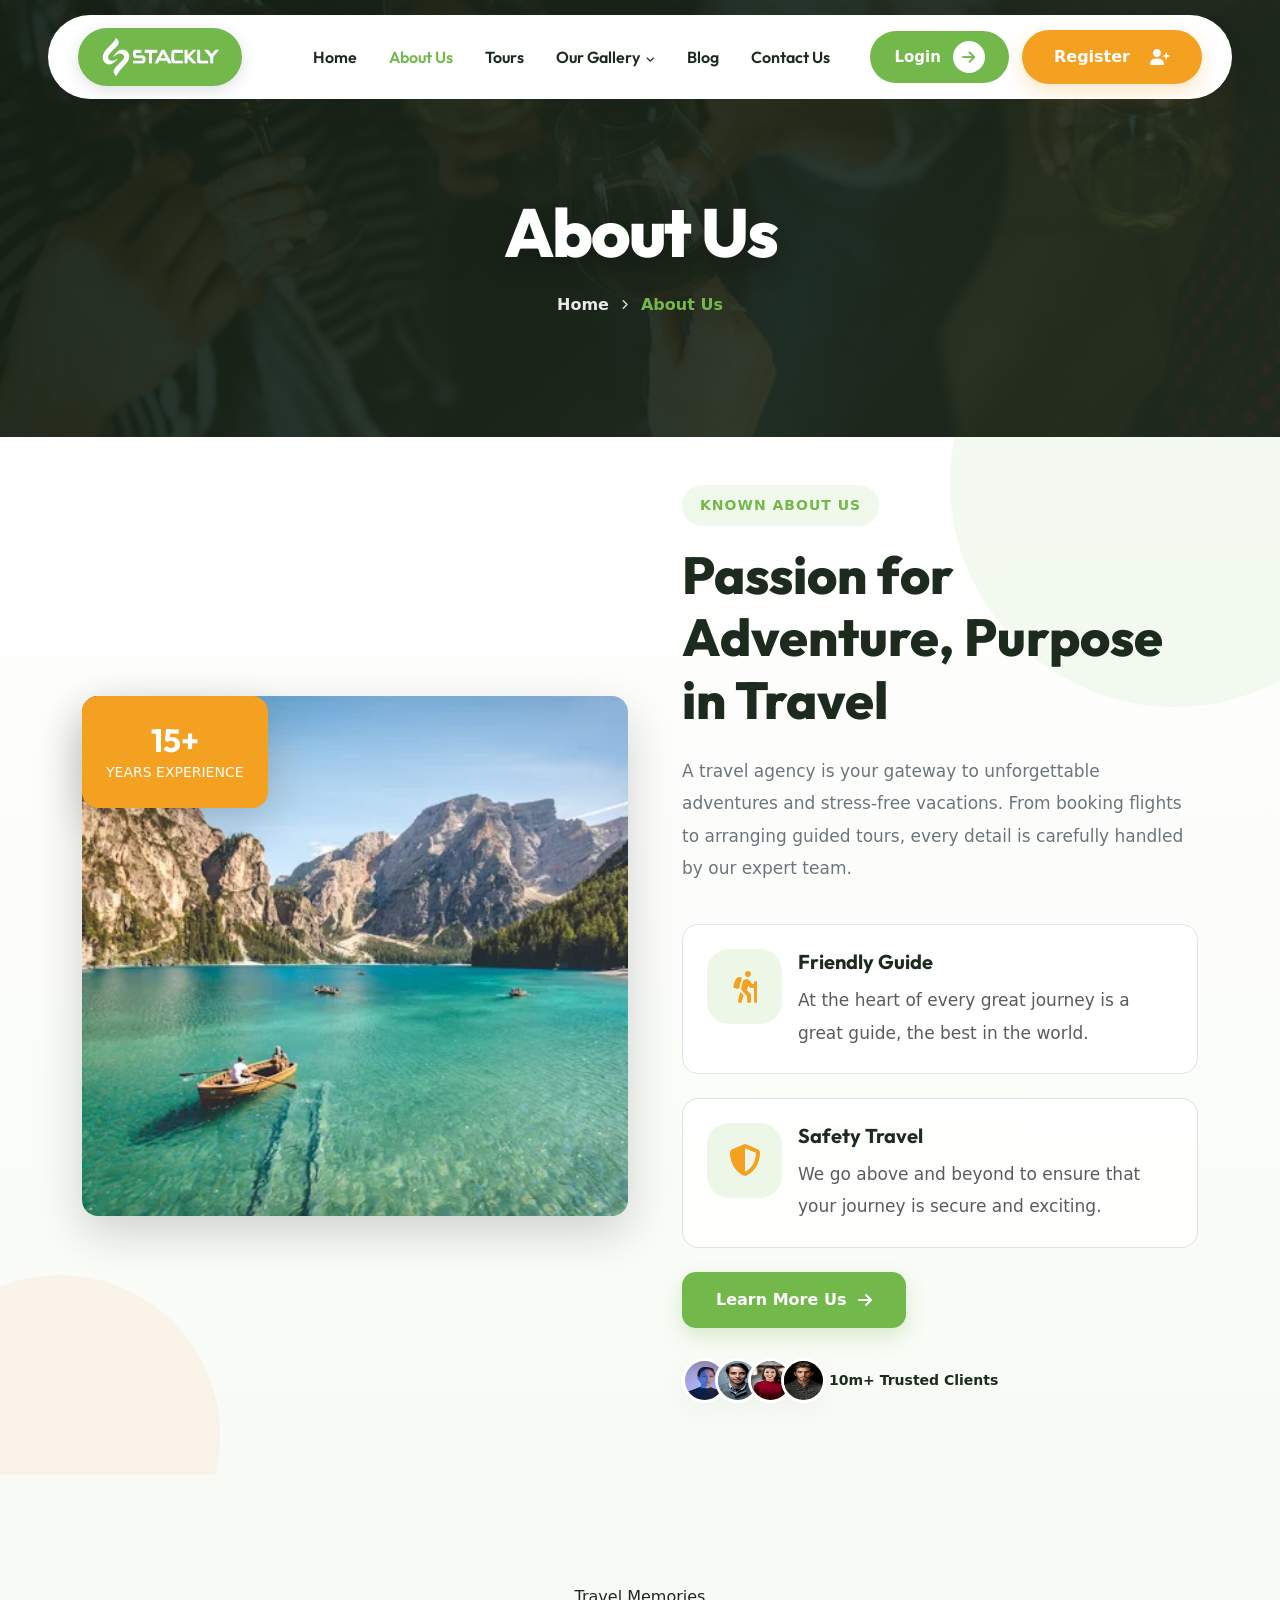
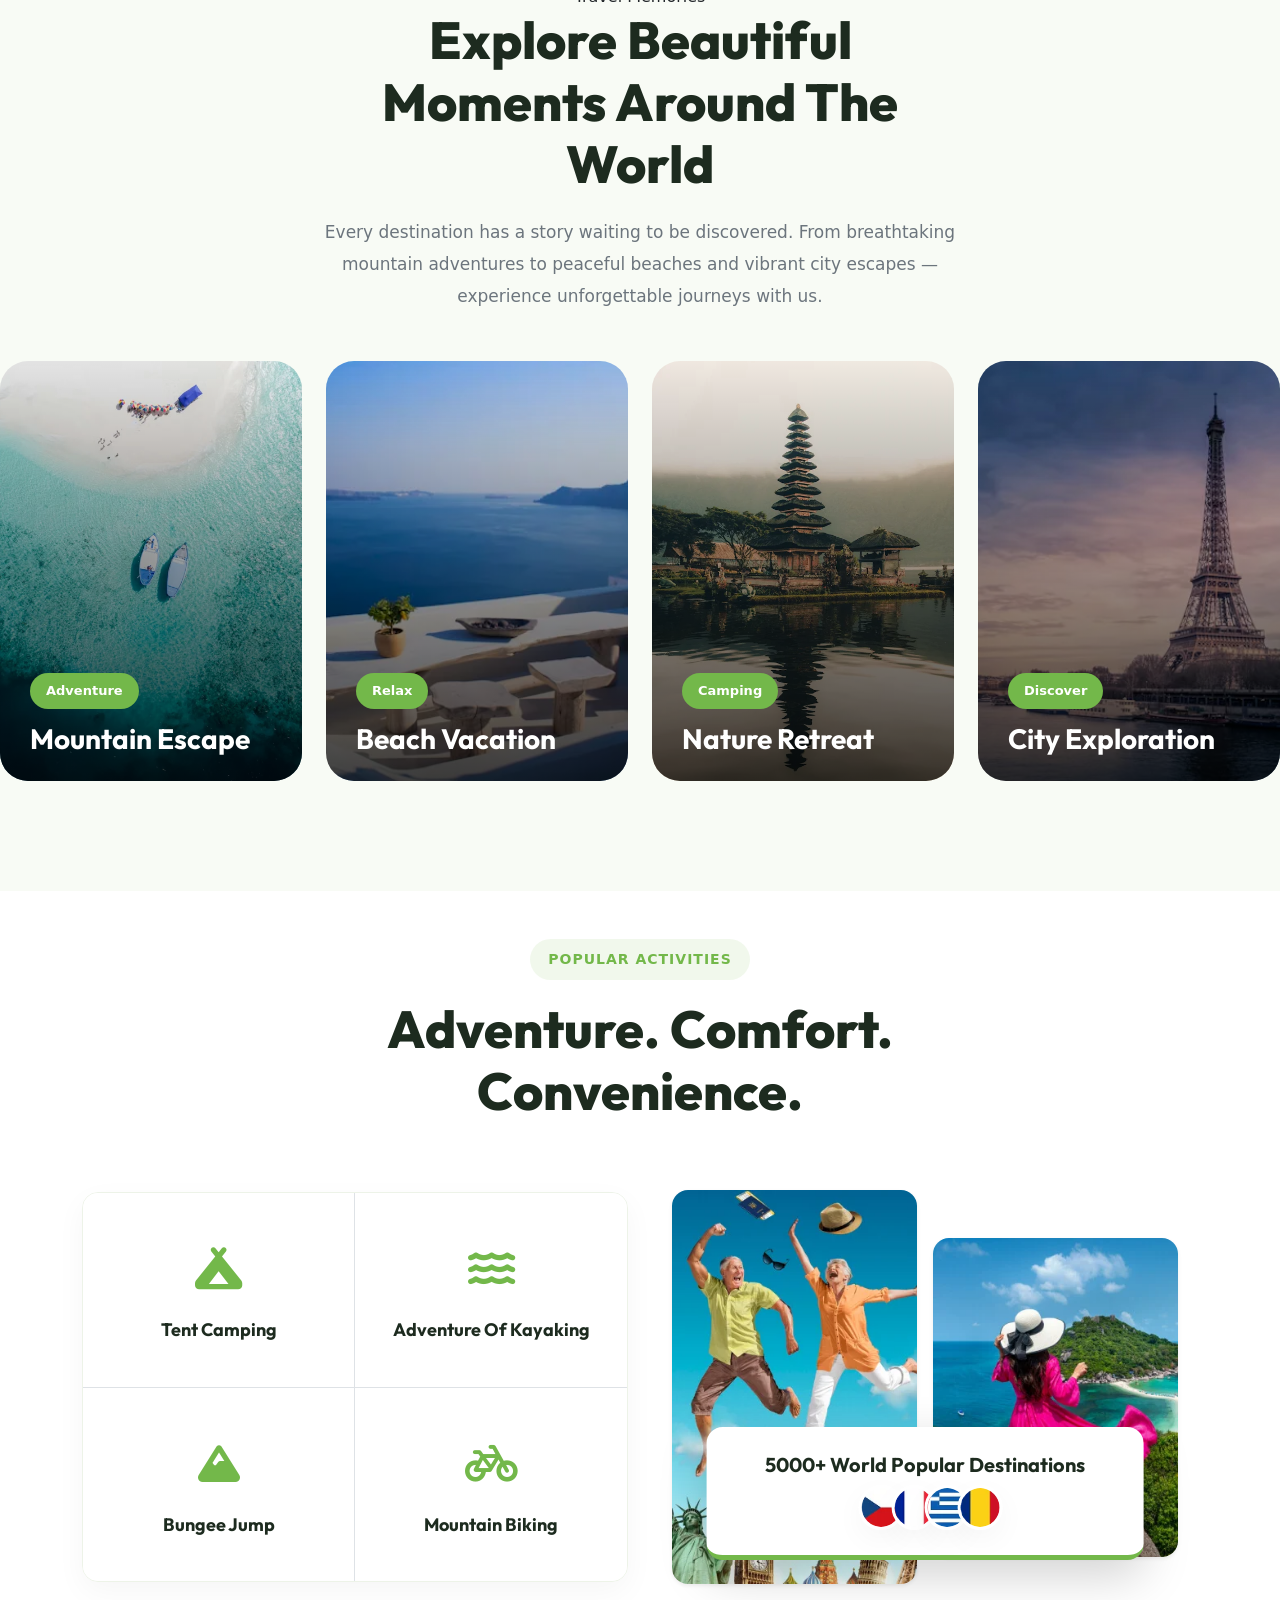
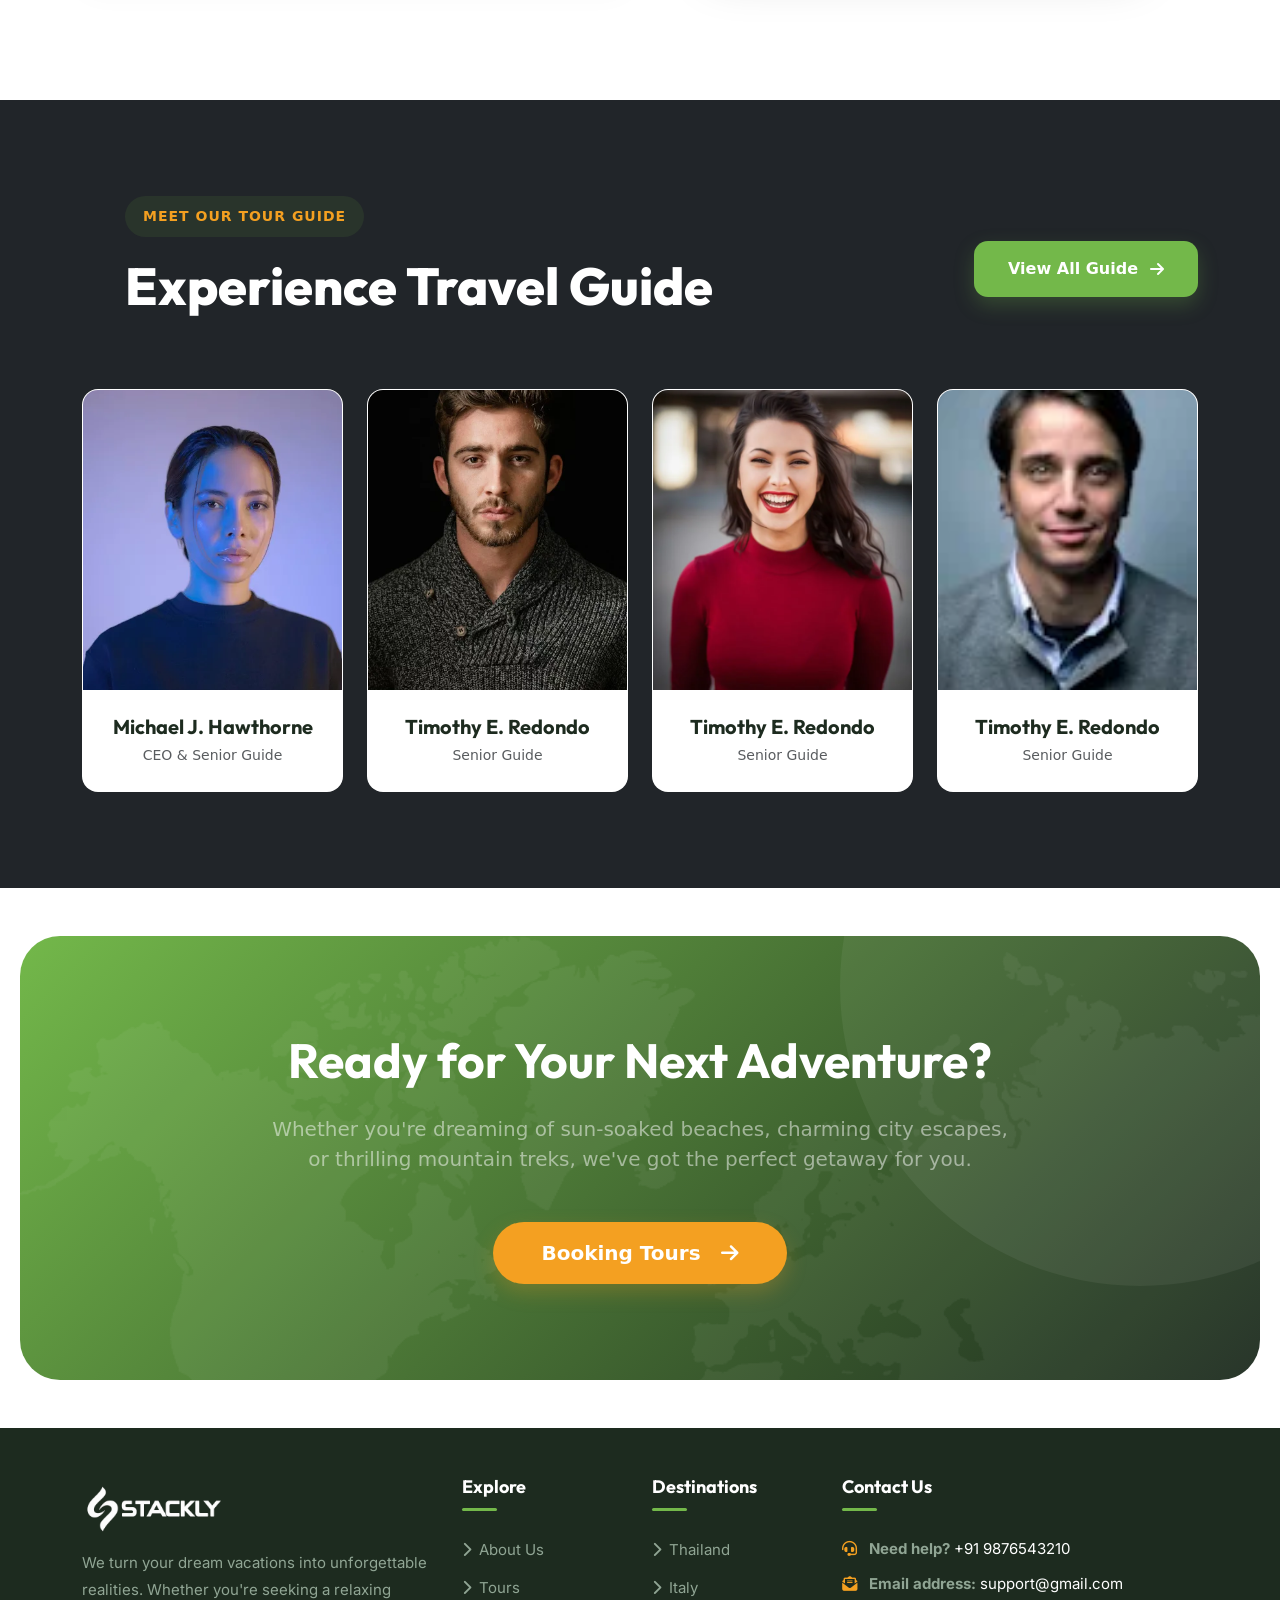
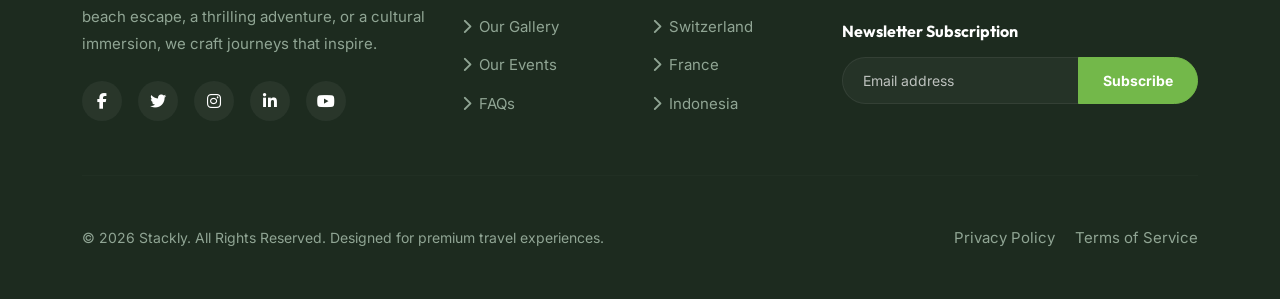
<file: about.html>
<!doctype html>
<html lang="en">
  <head>
    <meta charset="UTF-8" />
    <meta name="viewport" content="width=device-width, initial-scale=1.0" />
    <title>About Us - Tripex Travel Agency</title>

    <!-- Bootstrap -->
    <link
      href="https://cdn.jsdelivr.net/npm/bootstrap@5.3.3/dist/css/bootstrap.min.css"
      rel="stylesheet"
    />
    <!-- Swiper CSS -->
    <link
      rel="stylesheet"
      href="https://cdn.jsdelivr.net/npm/swiper@11/swiper-bundle.min.css"
    />
    <!-- Font Awesome -->
    <link
      rel="stylesheet"
      href="https://cdnjs.cloudflare.com/ajax/libs/font-awesome/6.5.2/css/all.min.css"
    />
    <!-- Custom CSS Stylesheet -->
    <link rel="stylesheet" href="assets/css/styles.css" />
    <link rel="stylesheet" href="assets/css/about.css" />
  </head>

  <body>
    <!-- Dynamic Header -->
    <div id="header-placeholder"></div>

    <!-- ====== Start Inner Hero Section ====== -->
    <section
      class="tripex-inner-hero"
      style="
        background-image:
          linear-gradient(rgba(29, 43, 31, 0.7), rgba(29, 43, 31, 0.7)),
          url(&quot;assets/images/about/about-banner-image.webp&quot;);
      "
    >
      <div class="container">
        <div class="row">
          <div class="col-lg-12">
            <div class="inner-hero-content text-center reveal reveal-fade-up">
              <h1 class="page-title">About Us</h1>
              <ul class="breadcrumb-link justify-content-center">
                <li><a href="index.html">Home</a></li>
                <li class="separator"><i class="fas fa-angle-right"></i></li>
                <li class="active">About Us</li>
              </ul>
            </div>
          </div>
        </div>
      </div>
    </section>

    <!-- ====== Redesigned About Section (Unique UI) ====== -->
    <section class="tripex-about-sec py-5 tripex-about-style-two">
      <div class="container">
        <div class="row align-items-center justify-content-center">
          <div class="col-xl-6 col-lg-12 order-2 order-xl-1">
            <!-- Image on the Left for About Page -->
            <div
              class="tripex-image-box text-center reveal reveal-slide-left position-relative"
            >
              <div
                class="about-experience-badge position-absolute top-0 start-0 bg-orange text-white p-4 rounded-4 shadow-lg"
                style="z-index: 5"
              >
                <h2 class="mb-0 text-white fw-bold">15+</h2>
                <span class="small text-uppercase">Years Experience</span>
              </div>
              <img
                src="assets/images/home/photo-1501785888041-af3ef285b470.webp"
                alt="About Image"
                class="img-fluid rounded-4 shadow-lg w-100"
                style="max-height: 550px; object-fit: cover"
              />
            </div>
          </div>
          <div class="col-xl-6 col-lg-12 order-1 order-xl-2">
            <!-- Tripex Content Box -->
            <div class="tripex-content-box mb-4 reveal reveal-slide-left">
              <div class="section-title text-start mb-4">
                <span class="sub-title">Known About Us</span>
                <h2>Passion for Adventure, Purpose in Travel</h2>
              </div>
              <p class="mb-4">
                A travel agency is your gateway to unforgettable adventures and
                stress-free vacations. From booking flights to arranging guided
                tours, every detail is carefully handled by our expert team.
              </p>
              <!-- New Vertical List UI for Features -->
              <div class="tripex-vertical-features mb-4">
                <div
                  class="feat-item d-flex gap-3 mb-4 p-4 rounded-4 border border-light-green transition-fast"
                >
                  <div class="icon fs-2 text-orange">
                    <i class="fas fa-hiking"></i>
                  </div>
                  <div class="text">
                    <h5 class="fw-bold">Friendly Guide</h5>
                    <p class="mb-0 small text-muted">
                      At the heart of every great journey is a great guide, the
                      best in the world.
                    </p>
                  </div>
                </div>
                <div
                  class="feat-item d-flex gap-3 p-4 rounded-4 border border-light-green transition-fast"
                >
                  <div class="icon fs-2 text-orange">
                    <i class="fas fa-shield-alt"></i>
                  </div>
                  <div class="text">
                    <h5 class="fw-bold">Safety Travel</h5>
                    <p class="mb-0 small text-muted">
                      We go above and beyond to ensure that your journey is
                      secure and exciting.
                    </p>
                  </div>
                </div>
              </div>
              <div class="tripex-button-wrap mt-4">
                <a href="#" class="theme-btn style-one"
                  >Learn More Us <i class="fas fa-arrow-right"></i
                ></a>
                <div class="tripex-avatar-card">
                  <ul class="list-unstyled">
                    <li>
                      <img
                        src="assets/images/home/Known About Us avatar1.webp"
                        alt="avatar"
                      />
                    </li>
                    <li>
                      <img
                        src="assets/images/home/Known About Us avatar2.webp"
                        alt="avatar"
                      />
                    </li>
                    <li>
                      <img
                        src="assets/images/home/Known About Us avatar3.webp"
                        alt="avatar"
                      />
                    </li>
                    <li>
                      <img
                        src="assets/images/home/Known About Us avatar4.webp"
                        alt="avatar"
                      />
                    </li>
                  </ul>
                  <span>10m+ Trusted Clients</span>
                </div>
              </div>
            </div>
          </div>
        </div>
      </div>
    </section>

    <!-- ====== Start Gallery Section ====== -->
    <section class="tripex-gallery-sec position-relative overflow-hidden">
      <!-- Section Heading -->
      <div class="container mb-5">
        <div class="row justify-content-center">
          <div class="col-lg-7 text-center">
            <span class="sub-title"> Travel Memories </span>

            <h2 class="gallery-main-title">
              Explore Beautiful Moments Around The World
            </h2>

            <p class="gallery-description">
              Every destination has a story waiting to be discovered. From
              breathtaking mountain adventures to peaceful beaches and vibrant
              city escapes — experience unforgettable journeys with us.
            </p>
          </div>
        </div>
      </div>

      <!-- Gallery Slider -->
      <div class="swiper gallery-slider">
        <div class="swiper-wrapper">
          <!-- Item -->
          <div class="swiper-slide">
            <div class="gallery-image">
              <img
                src="assets/images/home/photo-1502784444187-359ac186c5bb (1).webp"
                alt="Mountain Adventure"
                class="img-fluid"
              />

              <div class="gallery-overlay">
                <span>Adventure</span>
                <h4>Mountain Escape</h4>
              </div>
            </div>
          </div>

          <!-- Item -->
          <div class="swiper-slide">
            <div class="gallery-image">
              <img
                src="assets/images/home/photo-1498503182468-3b51cbb6cb24.webp"
                alt="Beach Travel"
                class="img-fluid"
              />

              <div class="gallery-overlay">
                <span>Relax</span>
                <h4>Beach Vacation</h4>
              </div>
            </div>
          </div>

          <!-- Item -->
          <div class="swiper-slide">
            <div class="gallery-image">
              <img
                src="assets/images/home/photo-1537996194471-e657df975ab4.webp"
                alt="Camping Tour"
                class="img-fluid"
              />

              <div class="gallery-overlay">
                <span>Camping</span>
                <h4>Nature Retreat</h4>
              </div>
            </div>
          </div>

          <!-- Item -->
          <div class="swiper-slide">
            <div class="gallery-image">
              <img
                src="assets/images/home/photo-1502602898657-3e91760cbb34.webp"
                alt="City Tour"
                class="img-fluid"
              />

              <div class="gallery-overlay">
                <span>Discover</span>
                <h4>City Exploration</h4>
              </div>
            </div>
          </div>
        </div>
      </div>
    </section>

    <!-- ====== Start Popular Activities Section ====== -->
    <section class="tripex-activities-sec py-5">
      <div class="container">
        <div class="row">
          <div class="col-lg-12">
            <div class="section-title text-center mb-5 reveal reveal-fade-up">
              <span class="sub-title">Popular Activities</span>
              <h2>Adventure. Comfort. Convenience.</h2>
            </div>
          </div>
        </div>
        <div class="row justify-content-center align-items-center g-4">
          <div class="col-xl-6 col-md-12 reveal reveal-slide-left">
            <div class="tripex-features-grid">
              <div class="row g-0">
                <div class="col-6 border-end border-bottom">
                  <div class="tripex-iconic-box">
                    <div class="icon"><i class="fas fa-campground"></i></div>
                    <div class="content"><h5>Tent Camping</h5></div>
                  </div>
                </div>
                <div class="col-6 border-bottom">
                  <div class="tripex-iconic-box">
                    <div class="icon"><i class="fas fa-water"></i></div>
                    <div class="content"><h5>Adventure Of Kayaking</h5></div>
                  </div>
                </div>
                <div class="col-6 border-end border-md-bottom-0">
                  <div class="tripex-iconic-box">
                    <div class="icon"><i class="fas fa-mountain"></i></div>
                    <div class="content"><h5>Bungee Jump</h5></div>
                  </div>
                </div>
                <div class="col-6">
                  <div class="tripex-iconic-box">
                    <div class="icon"><i class="fas fa-bicycle"></i></div>
                    <div class="content"><h5>Mountain Biking</h5></div>
                  </div>
                </div>
              </div>
            </div>
          </div>
          <div class="col-xl-6 col-lg-8 reveal reveal-slide-right">
            <div class="tripex-activities-image-wrap">
              <div class="row g-3">
                <div class="col-6">
                  <img
                    src="assets/images/home/ac-img1.webp"
                    alt="Activity"
                    class="img-fluid rounded-4 shadow-sm"
                  />
                </div>
                <div class="col-6">
                  <img
                    src="assets/images/home/ac-img2.webp"
                    alt="Activity"
                    class="img-fluid rounded-4 shadow-sm mt-5"
                  />
                </div>
              </div>
              <div class="tripex-destinations-badge shadow-lg">
                <h5>5000+ World Popular Destinations</h5>
                <div class="tripex-avatar-card justify-content-center mt-2">
                  <ul class="list-unstyled mb-0">
                    <li>
                      <img src="assets/images/home/cn-1.webp" alt="flag" />
                    </li>
                    <li>
                      <img src="assets/images/home/cn-2.webp" alt="flag" />
                    </li>
                    <li>
                      <img src="assets/images/home/cn-3.webp" alt="flag" />
                    </li>
                    <li>
                      <img src="assets/images/home/cn-4.webp" alt="flag" />
                    </li>
                  </ul>
                </div>
              </div>
            </div>
          </div>
        </div>
      </div>
    </section>

    <!-- ====== Start Team Section ====== -->
    <section class="tripex-team-sec py-5 my-5 bg-dark text-white">
      <div class="container py-5">
        <div class="row align-items-center mb-5">
          <div class="col-lg-8">
            <div
              class="section-title text-start text-white reveal reveal-fade-up"
            >
              <span class="sub-title text-orange">Meet Our Tour Guide</span>
              <h2 class="text-white">Experience Travel Guide</h2>
            </div>
          </div>
          <div class="col-lg-4 text-lg-end">
            <a href="#" class="theme-btn style-one reveal reveal-fade-up"
              >View All Guide <i class="fas fa-arrow-right"></i
            ></a>
          </div>
        </div>
        <div class="row g-4">
          <div class="col-xl-3 col-md-6">
            <div
              class="team-card rounded-4 overflow-hidden bg-white text-dark reveal reveal-fade-up"
              style="transition: all 0.4s ease"
            >
              <div class="member-img position-relative overflow-hidden">
                <img
                  src="assets/images/home/Testimonial1.webp"
                  alt="Team"
                  class="w-100"
                  style="height: 300px; object-fit: cover"
                />
              </div>
              <div class="member-info p-4 text-center">
                <h5 class="mb-1">Michael J. Hawthorne</h5>
                <span class="text-muted small">CEO & Senior Guide</span>
              </div>
            </div>
          </div>
          <div class="col-xl-3 col-md-6">
            <div
              class="team-card rounded-4 overflow-hidden bg-white text-dark reveal reveal-fade-up"
              style="transition: all 0.4s ease"
            >
              <div class="member-img position-relative overflow-hidden">
                <img
                  src="assets/images/home/Testimonial2.webp"
                  alt="Team"
                  class="w-100"
                  style="height: 300px; object-fit: cover"
                />
              </div>
              <div class="member-info p-4 text-center">
                <h5 class="mb-1">Timothy E. Redondo</h5>
                <span class="text-muted small">Senior Guide</span>
              </div>
            </div>
          </div>
          <div class="col-xl-3 col-md-6">
            <div
              class="team-card rounded-4 overflow-hidden bg-white text-dark reveal reveal-fade-up"
              style="transition: all 0.4s ease"
            >
              <div class="member-img position-relative overflow-hidden">
                <img
                  src="assets/images/home/Testimonial3.webp"
                  alt="Team"
                  class="w-100"
                  style="height: 300px; object-fit: cover"
                />
              </div>
              <div class="member-info p-4 text-center">
                <h5 class="mb-1">Timothy E. Redondo</h5>
                <span class="text-muted small">Senior Guide</span>
              </div>
            </div>
          </div>
          <div class="col-xl-3 col-md-6">
            <div
              class="team-card rounded-4 overflow-hidden bg-white text-dark reveal reveal-fade-up"
              style="transition: all 0.4s ease"
            >
              <div class="member-img position-relative overflow-hidden">
                <img
                  src="assets/images/home/Testimonial4.webp"
                  alt="Team"
                  class="w-100"
                  style="height: 300px; object-fit: cover"
                />
              </div>
              <div class="member-info p-4 text-center">
                <h5 class="mb-1">Timothy E. Redondo</h5>
                <span class="text-muted small">Senior Guide</span>
              </div>
            </div>
          </div>
        </div>
      </div>
    </section>

    <!-- ====== Redesigned CTA Section (Centered UI) ====== -->
    <section
      class="tripex-cta-sec-centered py-5 my-5 bg-orange text-white text-center position-relative overflow-hidden"
    >
      <div class="container position-relative py-5" style="z-index: 2">
        <div class="row justify-content-center">
          <div class="col-lg-8 reveal reveal-fade-up">
            <h2 class="text-white mb-4 display-5 fw-bold">
              Ready for Your Next Adventure?
            </h2>
            <p class="text-white-50 mb-5 fs-5">
              Whether you're dreaming of sun-soaked beaches, charming city
              escapes, or thrilling mountain treks, we've got the perfect
              getaway for you.
            </p>
            <a href="#" class="theme-btn style-two fs-5 px-5 py-3"
              >Booking Tours <i class="fas fa-arrow-right ms-2"></i
            ></a>
          </div>
        </div>
      </div>
      <div
        class="map-bg position-absolute top-0 start-0 w-100 h-100 opacity-10"
        style="
          background-image: url(&quot;assets/images/home/map-bg.webp&quot;);
          background-size: cover;
        "
      ></div>
    </section>

    <!-- Clients Section kept same for brand consistency -->
    <div id="clients-placeholder"></div>

    <div id="footer-placeholder"></div>

    <!-- Bootstrap -->
    <script src="https://cdn.jsdelivr.net/npm/bootstrap@5.3.3/dist/js/bootstrap.bundle.min.js"></script>
    <!-- Swiper JS -->
    <script src="https://cdn.jsdelivr.net/npm/swiper@11/swiper-bundle.min.js"></script>
    <!-- Custom Interaction Script -->
    <script src="assets/js/script.js"></script>
  </body>
</html>
</file>
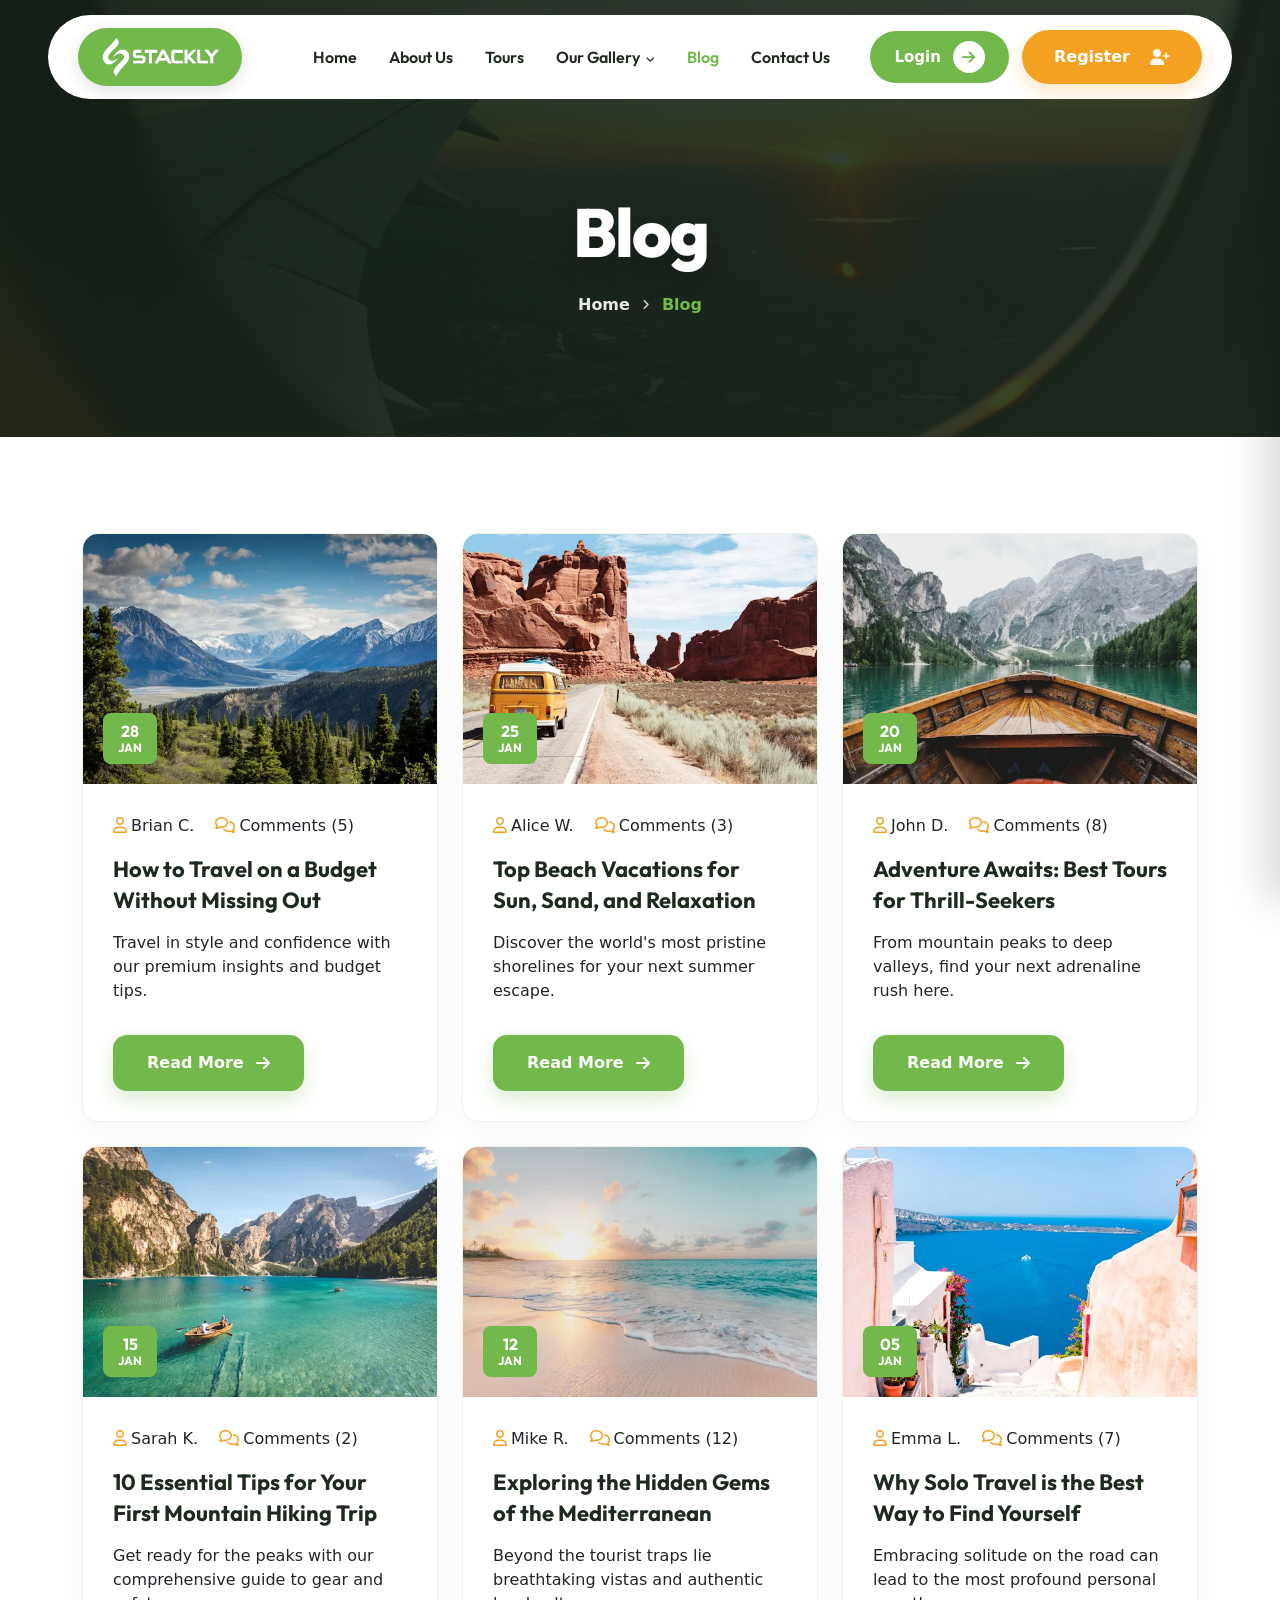
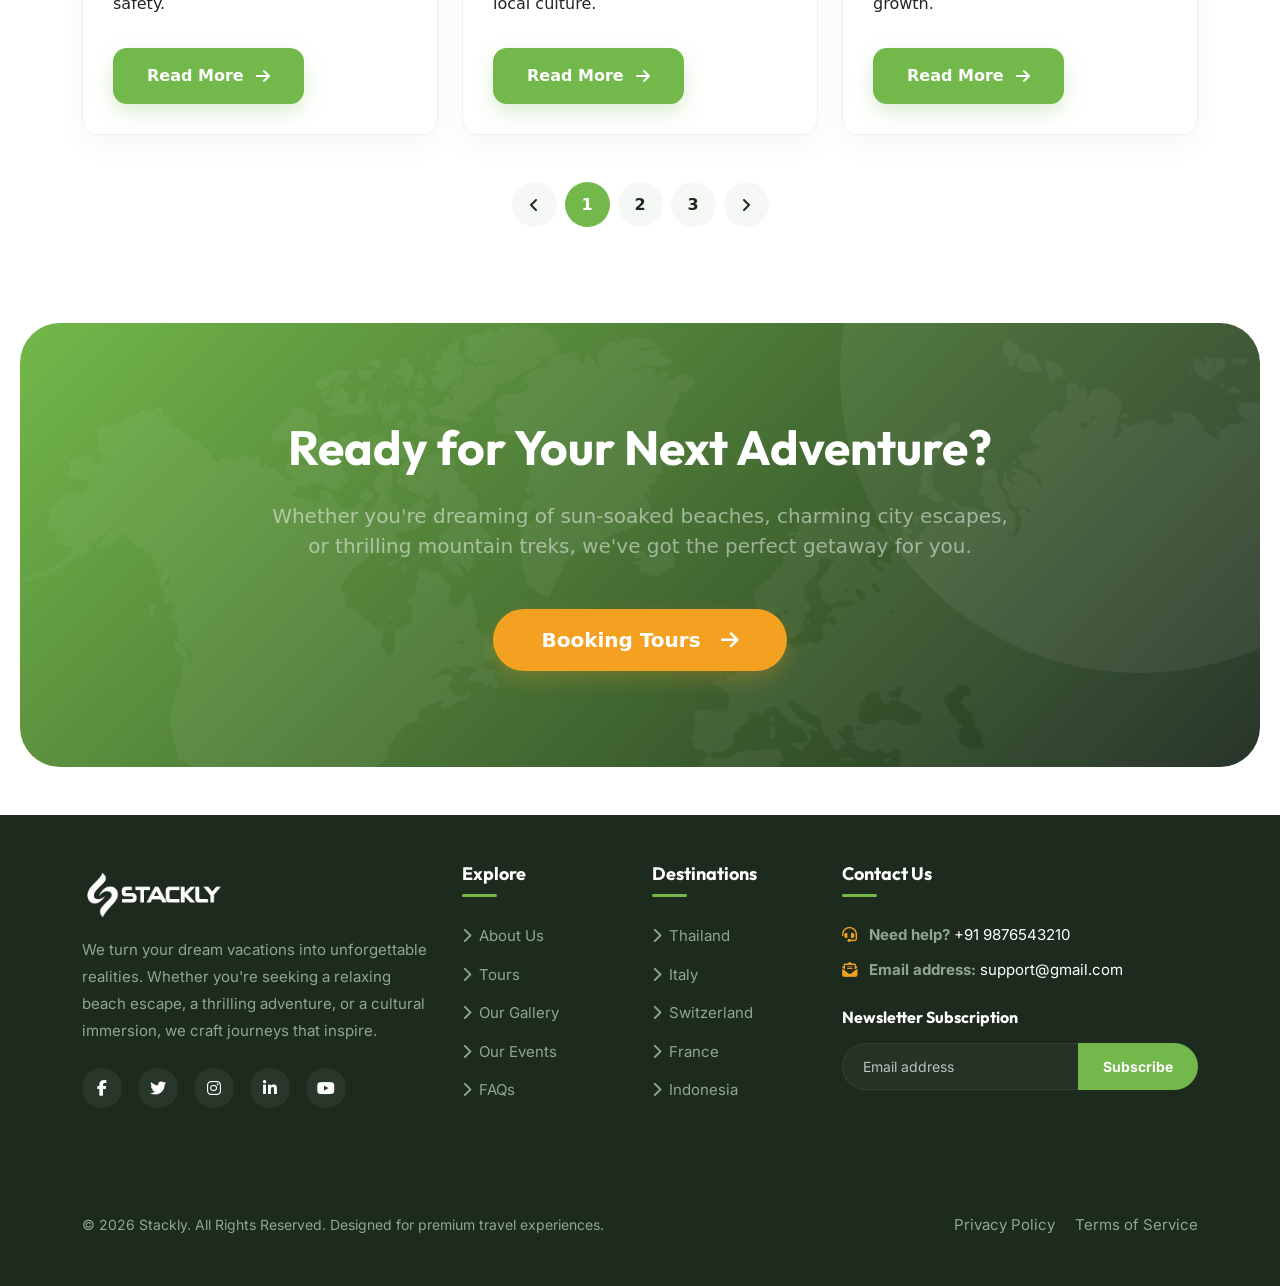
<file: blog.html>
<!doctype html>
<html lang="en">
  <head>
    <meta charset="UTF-8" />
    <meta name="viewport" content="width=device-width, initial-scale=1.0" />
    <title>Blog Grid - Tripex Travel Agency</title>

    <!-- Bootstrap -->
    <link
      href="https://cdn.jsdelivr.net/npm/bootstrap@5.3.3/dist/css/bootstrap.min.css"
      rel="stylesheet"
    />
    <!-- Font Awesome -->
    <link
      rel="stylesheet"
      href="https://cdnjs.cloudflare.com/ajax/libs/font-awesome/6.5.2/css/all.min.css"
    />
    <!-- Custom CSS Stylesheet -->
    <link rel="stylesheet" href="assets/css/styles.css" />
    <link rel="stylesheet" href="assets/css/about.css" />
    <link rel="stylesheet" href="assets/css/blog.css" />
  </head>

  <body>
    <!-- ====== Tripex Offcanvas Panel ====== -->
    <div class="tripex-offcanvas-panel" id="tripex-offcanvas-drawer">
      <div class="offcanvas-panel-inner">
        <div
          class="panel-header d-flex justify-content-between align-items-center"
        >
          <a href="index.html" class="brand-logo">
            <img
              src="assets/images/logoStackly.webp"
              alt="Stackly Logo"
              class="logo-img"
            />
          </a>
          <div class="panel-close-btn" id="offcanvas-close-trigger">
            <i class="fas fa-times"></i>
          </div>
        </div>
        <div class="offcanvas-body">
          <div class="panel-box mb-40">
            <h4 class="panel-widget-title">Who Tripex Agency?</h4>
            <p>
              We turn your dream vacations into unforgettable realities. Whether
              you're seeking a relaxing beach escape or a thrilling adventure.
            </p>
          </div>
          <div class="panel-box mb-40">
            <h4 class="panel-widget-title mb-15">Quick Contact</h4>
            <div class="panel-info-list">
              <div class="panel-info-box">
                <div class="content">
                  <span
                    ><i class="fas fa-headset text-orange me-2"></i>Need
                    help?</span
                  >
                  <h5><a href="tel:123458698888">1(234)-5869-8888</a></h5>
                </div>
              </div>
            </div>
          </div>
        </div>
      </div>
    </div>

    <!-- Dynamic Header -->
    <div id="header-placeholder"></div>

    <!-- ====== Start Inner Hero Section ====== -->
    <section
      class="tripex-inner-hero"
      style="
        background-image:
          linear-gradient(rgba(29, 43, 31, 0.7), rgba(29, 43, 31, 0.7)),
          url(&quot;assets/images/blog/photo-1488085061387-422e29b40080.webp&quot;);
      "
    >
      <div class="container">
        <div class="row">
          <div class="col-lg-12">
            <div class="inner-hero-content text-center reveal reveal-fade-up">
              <h1 class="page-title">Blog</h1>
              <ul class="breadcrumb-link justify-content-center">
                <li><a href="index.html">Home</a></li>
                <li class="separator"><i class="fas fa-angle-right"></i></li>
                <li class="active">Blog</li>
              </ul>
            </div>
          </div>
        </div>
      </div>
    </section>

    <!-- ====== Start Blog Grid Section ====== -->
    <section class="tripex-blog-grid-sec py-5 my-5">
      <div class="container">
        <div class="row g-4">
          <!-- Blog Post Item 1 -->
          <div class="col-xl-4 col-md-6 reveal reveal-fade-up">
            <div class="blog-post-item">
              <div class="thumbnail">
                <img
                  src="assets/images/blog/photo-1464822759023-fed622ff2c3b.webp"
                  alt="Blog"
                />
                <a href="#" class="date-btn"
                  >28 <span class="month">Jan</span></a
                >
              </div>
              <div class="content">
                <div class="post-meta mb-3">
                  <span
                    ><i class="far fa-user text-orange me-1"></i>Brian C.</span
                  >
                  <span class="ms-3"
                    ><i class="far fa-comments text-orange me-1"></i>Comments
                    (5)</span
                  >
                </div>
                <h4 class="title">
                  <a href="#">How to Travel on a Budget Without Missing Out</a>
                </h4>
                <p>
                  Travel in style and confidence with our premium insights and
                  budget tips.
                </p>
                <a href="#" class="theme-btn style-one mt-3"
                  >Read More <i class="fas fa-arrow-right"></i
                ></a>
              </div>
            </div>
          </div>
          <!-- Repeat for other items... I've added a few placeholders for visual balance -->
          <div class="col-xl-4 col-md-6">
            <div class="blog-post-item">
              <div class="thumbnail">
                <img
                  src="assets/images/blog/photo-1469854523086-cc02fe5d8800 (3).webp"
                  alt="Blog"
                />
                <a href="#" class="date-btn"
                  >25 <span class="month">Jan</span></a
                >
              </div>
              <div class="content">
                <div class="post-meta mb-3">
                  <span
                    ><i class="far fa-user text-orange me-1"></i>Alice W.</span
                  >
                  <span class="ms-3"
                    ><i class="far fa-comments text-orange me-1"></i>Comments
                    (3)</span
                  >
                </div>
                <h4 class="title">
                  <a href="#"
                    >Top Beach Vacations for Sun, Sand, and Relaxation</a
                  >
                </h4>
                <p>
                  Discover the world's most pristine shorelines for your next
                  summer escape.
                </p>
                <a href="#" class="theme-btn style-one mt-3"
                  >Read More <i class="fas fa-arrow-right"></i
                ></a>
              </div>
            </div>
          </div>
          <div class="col-xl-4 col-md-6 reveal reveal-fade-up">
            <div class="blog-post-item">
              <div class="thumbnail">
                <img
                  src="assets/images/blog/photo-1476514525535-07fb3b4ae5f1 (2).webp"
                  alt="Blog"
                />
                <a href="#" class="date-btn"
                  >20 <span class="month">Jan</span></a
                >
              </div>
              <div class="content">
                <div class="post-meta mb-3">
                  <span
                    ><i class="far fa-user text-orange me-1"></i>John D.</span
                  >
                  <span class="ms-3"
                    ><i class="far fa-comments text-orange me-1"></i>Comments
                    (8)</span
                  >
                </div>
                <h4 class="title">
                  <a href="#"
                    >Adventure Awaits: Best Tours for Thrill-Seekers</a
                  >
                </h4>
                <p>
                  From mountain peaks to deep valleys, find your next adrenaline
                  rush here.
                </p>
                <a href="#" class="theme-btn style-one mt-3"
                  >Read More <i class="fas fa-arrow-right"></i
                ></a>
              </div>
            </div>
          </div>
          <!-- Blog Post Item 4 -->
          <div class="col-xl-4 col-md-6 reveal reveal-fade-up">
            <div class="blog-post-item">
              <div class="thumbnail">
                <img
                  src="assets/images/blog/photo-1501785888041-af3ef285b470 (1).webp"
                  alt="Blog"
                />
                <a href="#" class="date-btn"
                  >15 <span class="month">Jan</span></a
                >
              </div>
              <div class="content">
                <div class="post-meta mb-3">
                  <span
                    ><i class="far fa-user text-orange me-1"></i>Sarah K.</span
                  >
                  <span class="ms-3"
                    ><i class="far fa-comments text-orange me-1"></i>Comments
                    (2)</span
                  >
                </div>
                <h4 class="title">
                  <a href="#"
                    >10 Essential Tips for Your First Mountain Hiking Trip</a
                  >
                </h4>
                <p>
                  Get ready for the peaks with our comprehensive guide to gear
                  and safety.
                </p>
                <a href="#" class="theme-btn style-one mt-3"
                  >Read More <i class="fas fa-arrow-right"></i
                ></a>
              </div>
            </div>
          </div>
          <!-- Blog Post Item 5 -->
          <div class="col-xl-4 col-md-6 reveal reveal-fade-up">
            <div class="blog-post-item">
              <div class="thumbnail">
                <img
                  src="assets/images/blog/photo-1507525428034-b723cf961d3e (2).webp"
                  alt="Blog"
                />
                <a href="#" class="date-btn"
                  >12 <span class="month">Jan</span></a
                >
              </div>
              <div class="content">
                <div class="post-meta mb-3">
                  <span
                    ><i class="far fa-user text-orange me-1"></i>Mike R.</span
                  >
                  <span class="ms-3"
                    ><i class="far fa-comments text-orange me-1"></i>Comments
                    (12)</span
                  >
                </div>
                <h4 class="title">
                  <a href="#">Exploring the Hidden Gems of the Mediterranean</a>
                </h4>
                <p>
                  Beyond the tourist traps lie breathtaking vistas and authentic
                  local culture.
                </p>
                <a href="#" class="theme-btn style-one mt-3"
                  >Read More <i class="fas fa-arrow-right"></i
                ></a>
              </div>
            </div>
          </div>
          <!-- Blog Post Item 6 -->
          <div class="col-xl-4 col-md-6 reveal reveal-fade-up">
            <div class="blog-post-item">
              <div class="thumbnail">
                <img
                  src="assets/images/blog/photo-1533105079780-92b9be482077.webp"
                  alt="Blog"
                />
                <a href="#" class="date-btn"
                  >05 <span class="month">Jan</span></a
                >
              </div>
              <div class="content">
                <div class="post-meta mb-3">
                  <span
                    ><i class="far fa-user text-orange me-1"></i>Emma L.</span
                  >
                  <span class="ms-3"
                    ><i class="far fa-comments text-orange me-1"></i>Comments
                    (7)</span
                  >
                </div>
                <h4 class="title">
                  <a href="#"
                    >Why Solo Travel is the Best Way to Find Yourself</a
                  >
                </h4>
                <p>
                  Embracing solitude on the road can lead to the most profound
                  personal growth.
                </p>
                <a href="#" class="theme-btn style-one mt-3"
                  >Read More <i class="fas fa-arrow-right"></i
                ></a>
              </div>
            </div>
          </div>
        </div>

        <!-- Pagination -->
        <div class="row mt-5 reveal reveal-fade-up">
          <div class="col-12">
            <div class="tripex-pagination d-flex justify-content-center">
              <ul class="d-flex gap-2 list-unstyled">
                <li>
                  <a href="#" class="page-link-custom"
                    ><i class="fas fa-angle-left"></i
                  ></a>
                </li>
                <li><a href="#" class="page-link-custom active">1</a></li>
                <li><a href="#" class="page-link-custom">2</a></li>
                <li><a href="#" class="page-link-custom">3</a></li>
                <li>
                  <a href="#" class="page-link-custom"
                    ><i class="fas fa-angle-right"></i
                  ></a>
                </li>
              </ul>
            </div>
          </div>
        </div>
      </div>
    </section>

    <!-- ====== CTA Section ====== -->
    <section
      class="tripex-cta-sec-centered py-5 my-5 bg-orange text-white text-center position-relative overflow-hidden"
    >
      <div class="container position-relative py-5" style="z-index: 2">
        <div class="row justify-content-center">
          <div class="col-lg-8 reveal reveal-fade-up">
            <h2 class="text-white mb-4 display-5 fw-bold">
              Ready for Your Next Adventure?
            </h2>
            <p class="text-white-50 mb-5 fs-5">
              Whether you're dreaming of sun-soaked beaches, charming city
              escapes, or thrilling mountain treks, we've got the perfect
              getaway for you.
            </p>
            <a href="#" class="theme-btn style-two fs-5 px-5 py-3"
              >Booking Tours <i class="fas fa-arrow-right ms-2"></i
            ></a>
          </div>
        </div>
      </div>
      <div
        class="map-bg position-absolute top-0 start-0 w-100 h-100 opacity-10"
        style="
          background-image: url(&quot;assets/images/home/map-bg.webp&quot;);
          background-size: cover;
        "
      ></div>
    </section>

    <div id="footer-placeholder"></div>

    <!-- Bootstrap -->
    <script src="https://cdn.jsdelivr.net/npm/bootstrap@5.3.3/dist/js/bootstrap.bundle.min.js"></script>
    <!-- Custom Interaction Script -->
    <script src="assets/js/script.js"></script>
  </body>
</html>
</file>
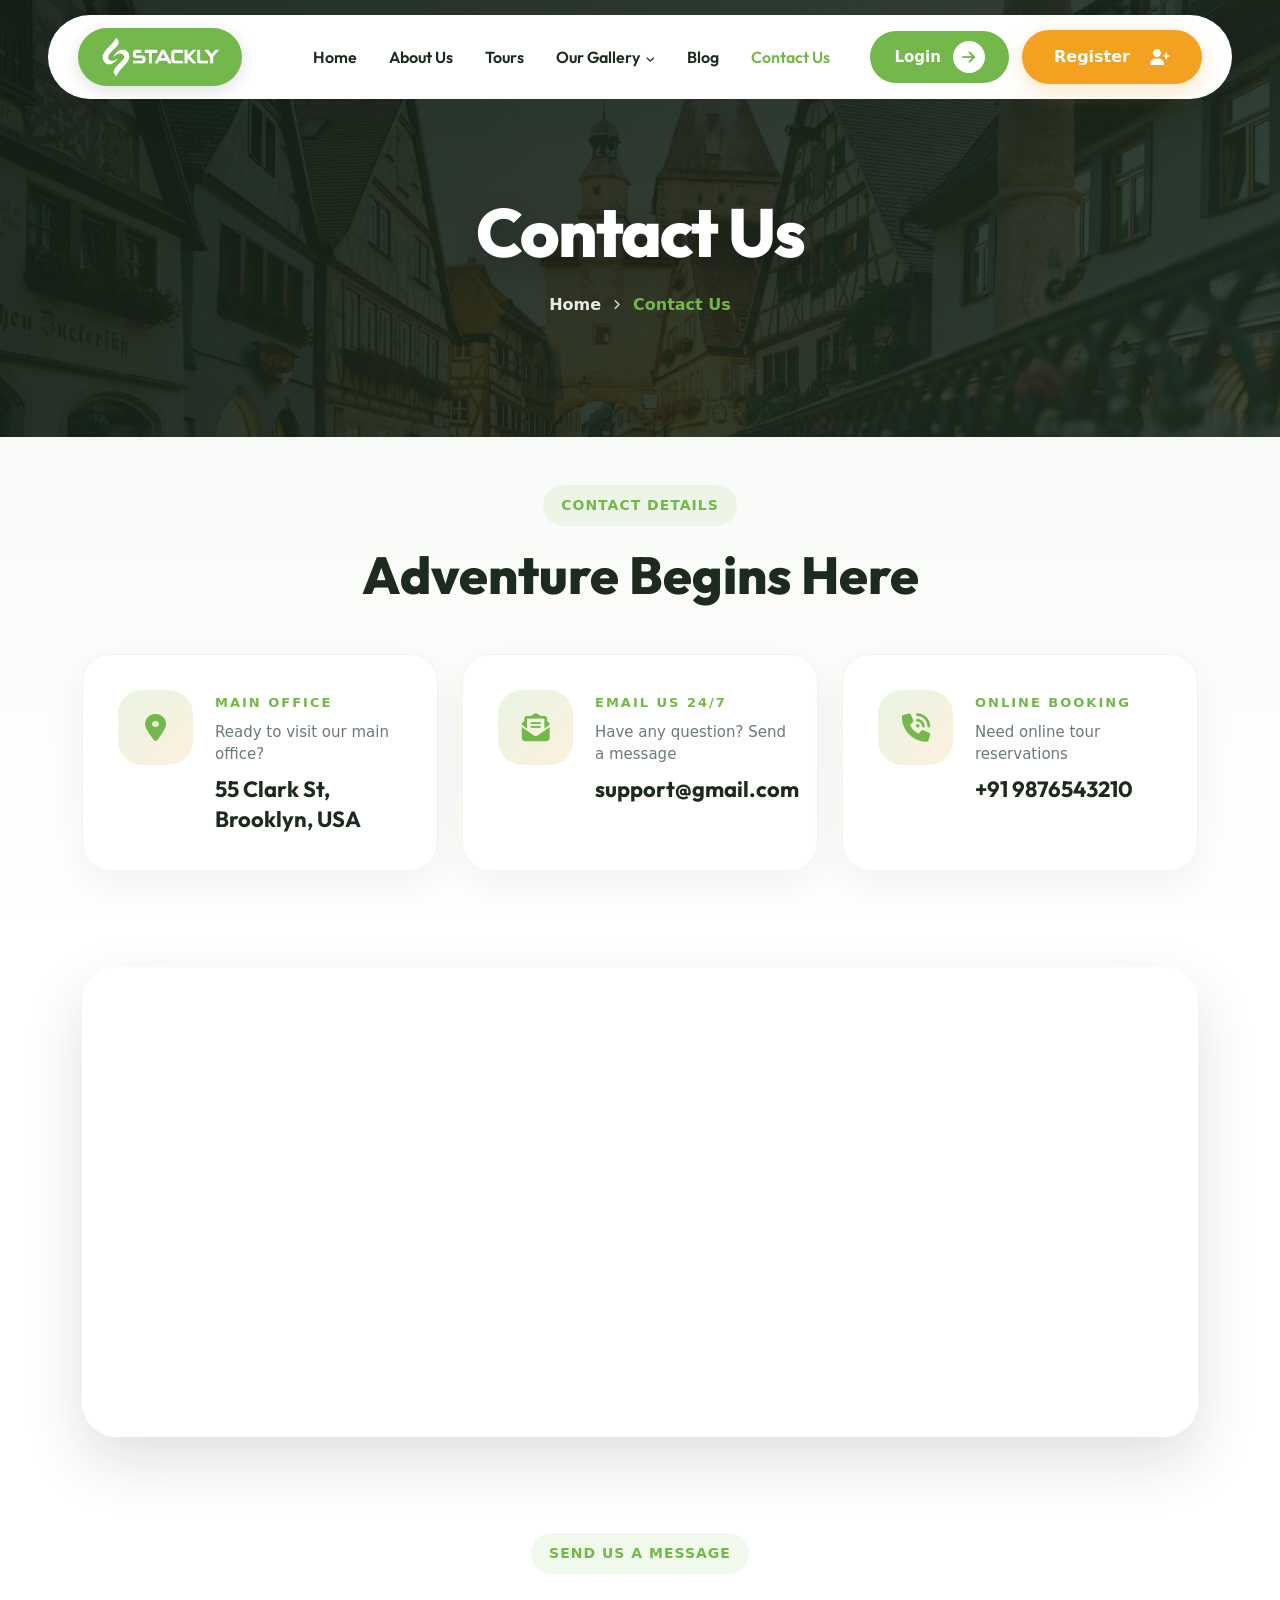
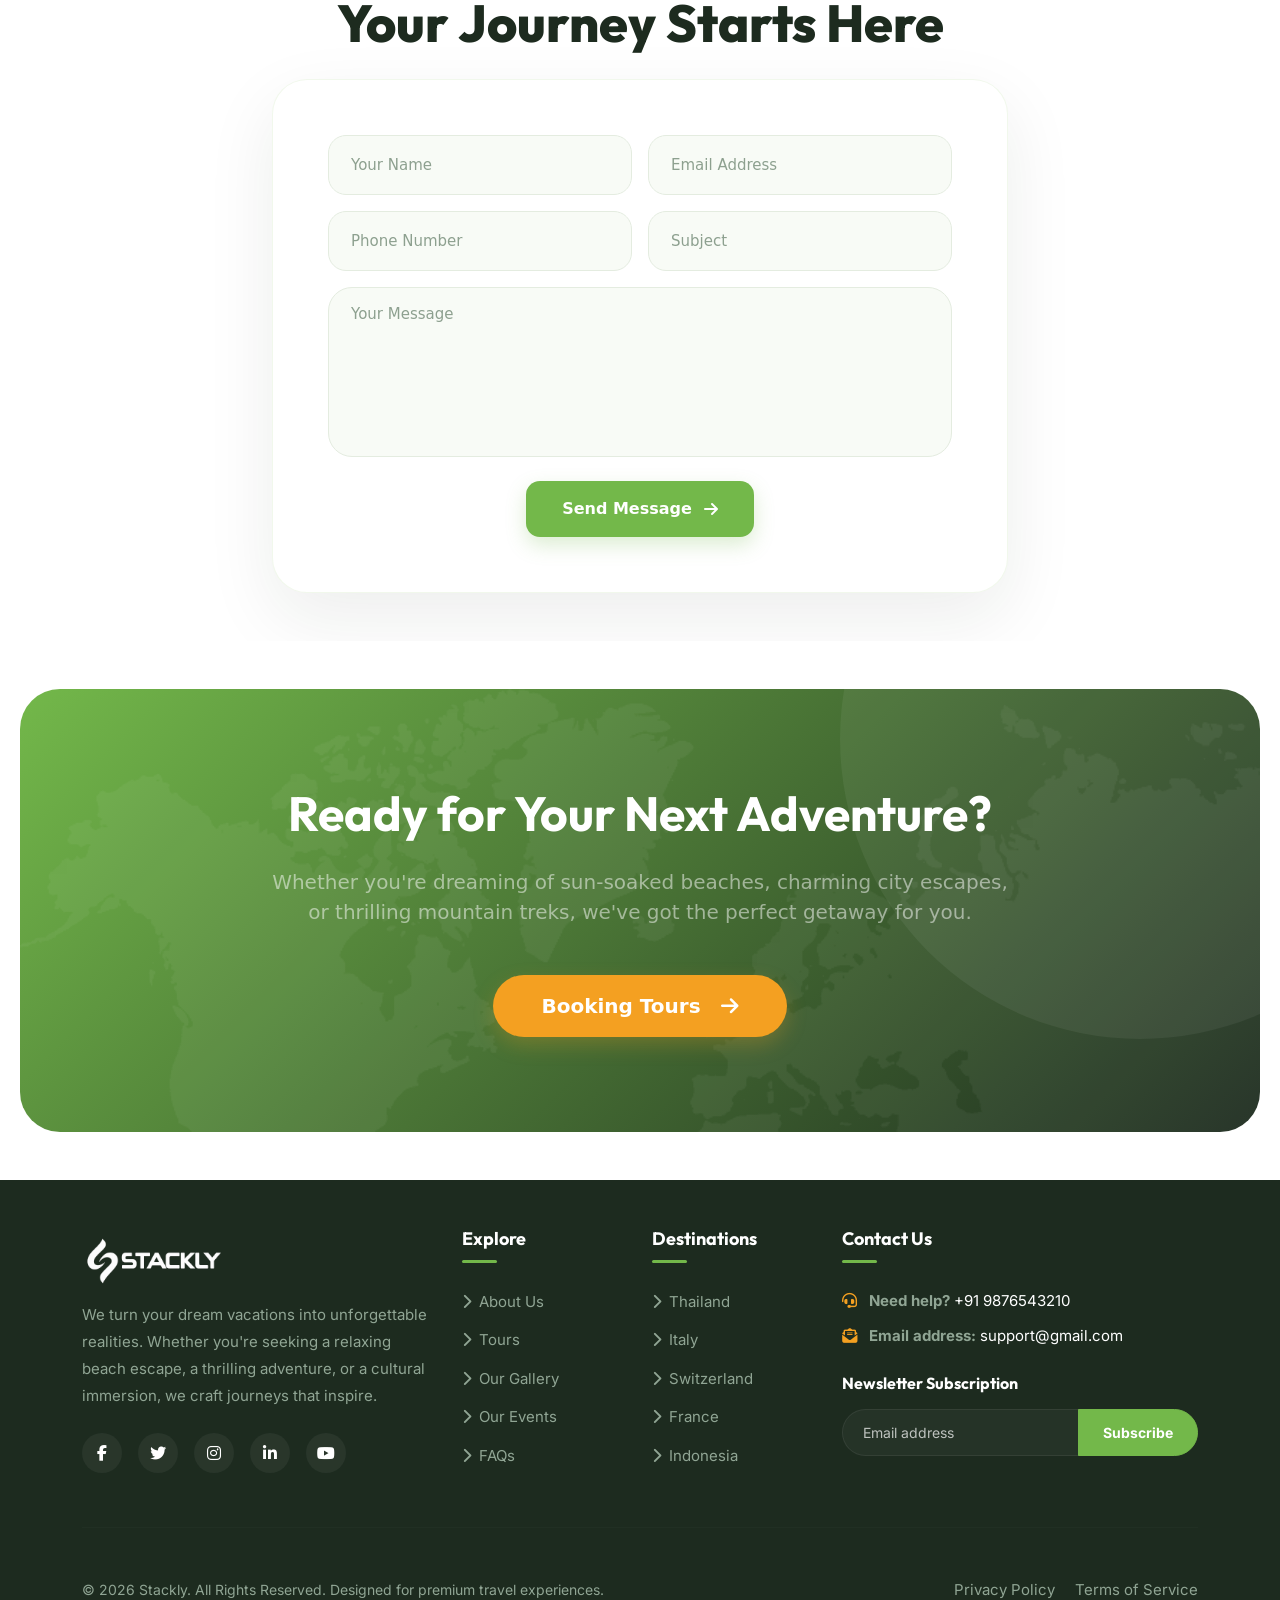
<file: contact.html>
<!doctype html>
<html lang="en">
  <head>
    <meta charset="UTF-8" />
    <meta name="viewport" content="width=device-width, initial-scale=1.0" />
    <title>Contact Us - Tripex Travel Agency</title>

    <!-- Bootstrap -->
    <link
      href="https://cdn.jsdelivr.net/npm/bootstrap@5.3.3/dist/css/bootstrap.min.css"
      rel="stylesheet"
    />
    <!-- Font Awesome -->
    <link
      rel="stylesheet"
      href="https://cdnjs.cloudflare.com/ajax/libs/font-awesome/6.5.2/css/all.min.css"
    />
    <!-- Custom CSS Stylesheet -->
    <link rel="stylesheet" href="assets/css/styles.css" />
    <link rel="stylesheet" href="assets/css/about.css" />
    <link rel="stylesheet" href="assets/css/contact.css" />
  </head>

  <body>
    <!-- Dynamic Header -->
    <div id="header-placeholder"></div>

    <!-- ====== Start Inner Hero Section ====== -->
    <section
      class="tripex-inner-hero"
      style="
        background-image:
          linear-gradient(rgba(29, 43, 31, 0.7), rgba(29, 43, 31, 0.7)),
          url(&quot;assets/images/contact/photo-1467269204594-9661b134dd2b.webp&quot;);
      "
    >
      <div class="container">
        <div class="row">
          <div class="col-lg-12">
            <div class="inner-hero-content text-center reveal reveal-fade-up">
              <h1 class="page-title">Contact Us</h1>
              <ul class="breadcrumb-link justify-content-center">
                <li><a href="index.html">Home</a></li>
                <li class="separator"><i class="fas fa-angle-right"></i></li>
                <li class="active">Contact Us</li>
              </ul>
            </div>
          </div>
        </div>
      </div>
    </section>

    <!-- ====== Start Contact Info Section ====== -->
    <section class="tripex-contact-info-sec py-5">
      <div class="container">
        <div class="row justify-content-center">
          <div class="col-lg-8">
            <div class="section-title text-center mb-5 reveal reveal-fade-up">
              <span class="sub-title">Contact Details</span>
              <h2>Adventure Begins Here</h2>
            </div>
          </div>
        </div>
        <div class="row g-4 justify-content-center">
          <!-- Location Card -->
          <div class="col-xl-4 col-md-6 reveal reveal-slide-left">
            <div class="tripex-iconic-box-two">
              <div class="icon"><i class="fas fa-location-dot"></i></div>
              <div class="content">
                <span class="title">Main Office</span>
                <p>Ready to visit our main office?</p>
                <h4>55 Clark St, Brooklyn, USA</h4>
              </div>
            </div>
          </div>
          <!-- Email Card -->
          <div class="col-xl-4 col-md-6 reveal reveal-zoom-in">
            <div class="tripex-iconic-box-two">
              <div class="icon"><i class="fas fa-envelope-open-text"></i></div>
              <div class="content">
                <span class="title">Email Us 24/7</span>
                <p>Have any question? Send a message</p>
                <h4>
                  <a href="mailto:support@gmail.com">support@gmail.com</a>
                </h4>
              </div>
            </div>
          </div>
          <!-- Phone Card -->
          <div class="col-xl-4 col-md-6 reveal reveal-slide-right">
            <div class="tripex-iconic-box-two">
              <div class="icon"><i class="fas fa-phone-volume"></i></div>
              <div class="content">
                <span class="title">Online Booking</span>
                <p>Need online tour reservations</p>
                <h4><a href="tel:+91-9876543210">+91 9876543210</a></h4>
              </div>
            </div>
          </div>
        </div>
      </div>
    </section>

    <!-- ====== Start Map Section ====== -->
    <section class="tripex-map-sec py-5">
      <div class="container">
        <div class="map-box reveal reveal-zoom-in">
          <iframe
            src="https://www.google.com/maps/embed?pb=!1m18!1m12!1m3!1d3024.2219901373516!2d-73.99263558459504!3d40.71277537933185!2m3!1f0!2f0!3f0!3m2!1i1024!2i768!4f13.1!3m3!1m2!1s0x89c25a22a3bda6fd%3A0x6231999719331f81!2sBrooklyn%2C%20NY%2C%20USA!5e0!3m2!1sen!2s!4v1706508986625!5m2!1sen!2s"
            width="100%"
            height="450"
            style="border: 0"
            allowfullscreen=""
            loading="lazy"
          ></iframe>
        </div>
      </div>
    </section>

    <!-- ====== Start Contact Form Section ====== -->
    <section class="tripex-contact-form-sec py-5">
      <div class="container">
        <div class="row justify-content-center">
          <div class="col-lg-8">
            <div class="section-title text-center mb-50 reveal reveal-fade-up">
              <span class="sub-title">Send Us a Message</span>
              <h2>Your Journey Starts Here</h2>
            </div>
            <div class="contact-form-wrapper reveal reveal-slide-right">
              <form class="tripex-contact-form" autocomplete="off">
                <div class="row g-3">
                  <div class="col-md-6">
                    <input
                      type="text"
                      class="form-control"
                      placeholder="Your Name"
                      name="name"
                      required
                    />
                  </div>
                  <div class="col-md-6">
                    <input
                      type="email"
                      class="form-control"
                      placeholder="Email Address"
                      name="email"
                      required
                    />
                  </div>
                  <div class="col-md-6">
                    <input
                      type="text"
                      class="form-control"
                      placeholder="Phone Number"
                      name="phone"
                    />
                  </div>
                  <div class="col-md-6">
                    <input
                      type="text"
                      class="form-control"
                      placeholder="Subject"
                      name="subject"
                    />
                  </div>
                  <div class="col-12">
                    <textarea
                      class="form-control"
                      rows="5"
                      placeholder="Your Message"
                      name="message"
                      required
                    ></textarea>
                  </div>
                  <div class="col-12 text-center mt-4">
                    <button type="submit" class="theme-btn style-one">
                      Send Message <i class="fas fa-arrow-right"></i>
                    </button>
                  </div>
                </div>
              </form>
            </div>
          </div>
        </div>
      </div>
    </section>

    <!-- ====== CTA Section ====== -->
    <section
      class="tripex-cta-sec-centered py-5 my-5 bg-orange text-white text-center position-relative overflow-hidden"
    >
      <div class="container position-relative py-5" style="z-index: 2">
        <div class="row justify-content-center">
          <div class="col-lg-8 reveal reveal-fade-up">
            <h2 class="text-white mb-4 display-5 fw-bold">
              Ready for Your Next Adventure?
            </h2>
            <p class="text-white-50 mb-5 fs-5">
              Whether you're dreaming of sun-soaked beaches, charming city
              escapes, or thrilling mountain treks, we've got the perfect
              getaway for you.
            </p>
            <a href="#" class="theme-btn style-two fs-5 px-5 py-3"
              >Booking Tours <i class="fas fa-arrow-right ms-2"></i
            ></a>
          </div>
        </div>
      </div>
      <div
        class="map-bg position-absolute top-0 start-0 w-100 h-100 opacity-10"
        style="
          background-image: url(&quot;assets/images/home/map-bg.webp&quot;);
          background-size: cover;
        "
      ></div>
    </section>

    <div id="footer-placeholder"></div>
    <script src="https://cdn.jsdelivr.net/npm/bootstrap@5.3.3/dist/js/bootstrap.bundle.min.js"></script>
    <script src="assets/js/script.js"></script>
  </body>
</html>
</file>
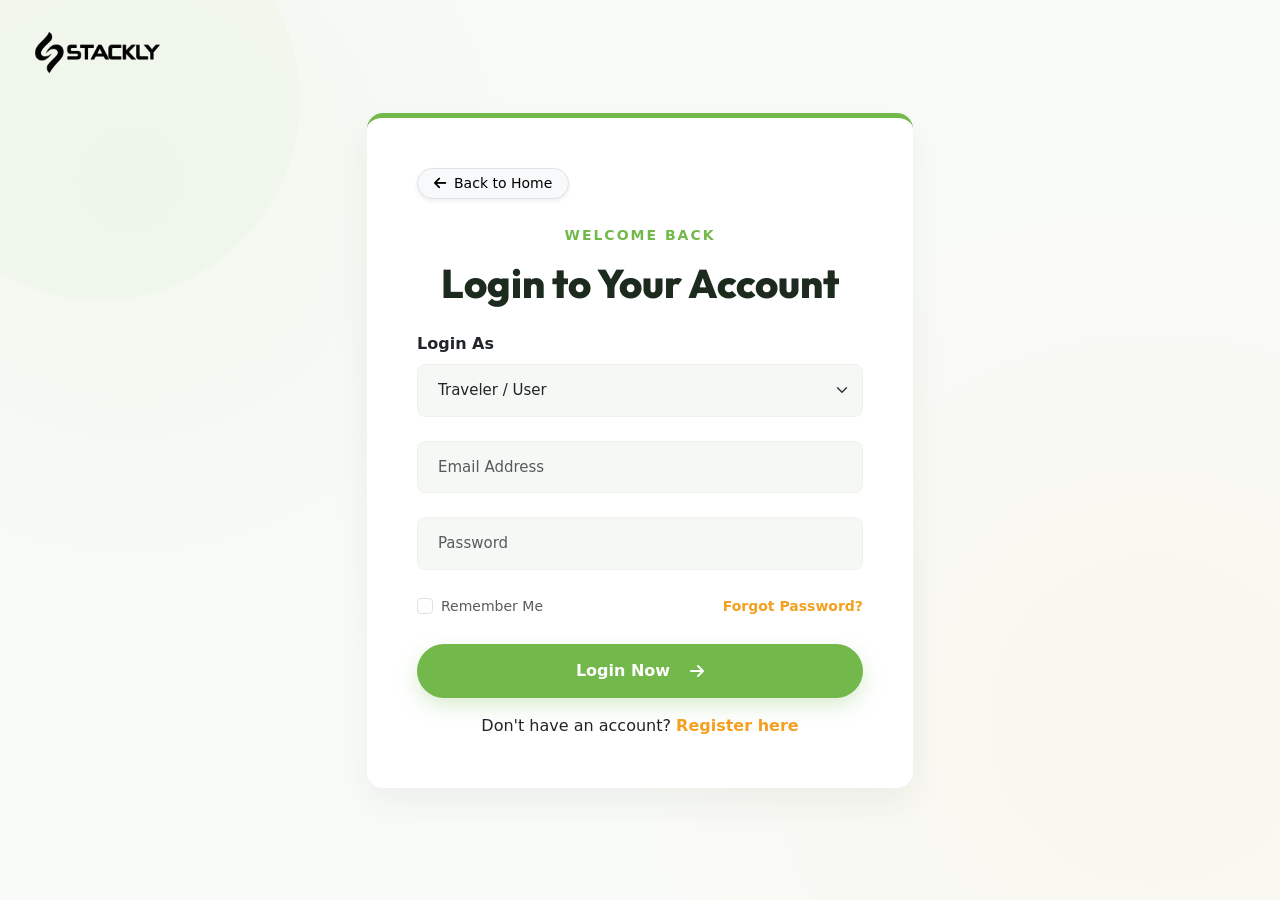
<file: dashboard.html>
<!doctype html>
<html lang="en">
  <head>
    <meta charset="UTF-8" />
    <meta name="viewport" content="width=device-width, initial-scale=1.0" />
    <title>User Dashboard - Tripex Agency</title>
    <link
      href="https://cdn.jsdelivr.net/npm/bootstrap@5.3.3/dist/css/bootstrap.min.css"
      rel="stylesheet"
    />
    <link
      rel="stylesheet"
      href="https://cdnjs.cloudflare.com/ajax/libs/font-awesome/6.5.2/css/all.min.css"
    />
    <link rel="stylesheet" href="assets/css/styles.css" />
    <link rel="stylesheet" href="assets/css/dashboard.css" />
  </head>
  <body class="dashboard-body">
    <div class="dashboard-wrapper">
      <!-- Sidebar Overlay -->
      <div class="sidebar-overlay" id="sidebar-overlay"></div>

      <!-- Sidebar -->
      <aside class="dashboard-sidebar" id="dashboard-sidebar">
        <button class="sidebar-close-btn d-md-none" id="sidebar-close-btn">
          <i class="fas fa-times"></i>
        </button>

        <div class="sidebar-header">
          <a href="index.html" class="brand-logo">
            <img
              src="assets/images/logoStackly.webp"
              alt="Logo"
              class="logo-img"
            />
          </a>
        </div>

        <nav class="sidebar-nav">
          <ul>
            <li class="nav-label">Main Menu</li>
            <li>
              <a href="#dashboard" class="active"
                ><i class="fas fa-th-large"></i> Dashboard</a
              >
            </li>

            <!-- Role Based Items -->
            <li class="role-item" data-role="user">
              <a href="#my-bookings"
                ><i class="fas fa-suitcase"></i> My Bookings</a
              >
            </li>
            <li class="role-item" data-role="user">
              <a href="#saved-tours"
                ><i class="fas fa-heart"></i> Saved Tours</a
              >
            </li>

            <li class="role-item" data-role="guide">
              <a href="#assigned-tours"
                ><i class="fas fa-map-marked-alt"></i> Assigned Tours</a
              >
            </li>
            <li class="role-item" data-role="guide">
              <a href="#travelers-list"
                ><i class="fas fa-users"></i> Travelers List</a
              >
            </li>

            <li class="role-item" data-role="agency">
              <a href="#create-tour"
                ><i class="fas fa-plus-circle"></i> Create Tour</a
              >
            </li>
            <li class="role-item" data-role="agency">
              <a href="#sales-analytics"
                ><i class="fas fa-chart-line"></i> Sales Analytics</a
              >
            </li>

            <li class="role-item" data-role="admin">
              <a href="#user-management"
                ><i class="fas fa-user-shield"></i> User Management</a
              >
            </li>
            <li class="role-item" data-role="admin">
              <a href="#system-settings"
                ><i class="fas fa-cog"></i> System Settings</a
              >
            </li>

            <li class="nav-label">Account</li>
            <li>
              <a href="#edit-profile"
                ><i class="fas fa-user-edit"></i> Edit Profile</a
              >
            </li>
            <li>
              <a href="#" id="logout-btn" class="text-danger"
                ><i class="fas fa-sign-out-alt"></i> Logout</a
              >
            </li>
          </ul>
        </nav>
      </aside>

      <!-- Main Content -->
      <main class="dashboard-content">
        <!-- Mobile Header -->
        <header class="mobile-dashboard-header d-md-none">
          <button id="sidebar-toggle-btn" class="sidebar-toggle-btn">
            <i class="fas fa-bars"></i>
          </button>
          <img
            src="assets/images/logoStackly.webp"
            alt="Logo"
            class="mobile-logo"
          />
        </header>

        <!-- 1. Dashboard Home -->
        <section id="dashboard" class="content-section">
          <header class="content-header">
            <h2>Welcome back, <span id="welcome-email">Explorer</span>!</h2>
            <p>
              Overview of your
              <span class="text-primary fw-bold" id="role-text">Account</span>
              metrics.
            </p>
          </header>
          <div class="row g-4 mt-2">
            <div class="col-md-4">
              <div class="stat-card">
                <div class="icon"><i class="fas fa-ticket-alt"></i></div>
                <div class="details">
                  <h3>12</h3>
                  <p>Active Trips</p>
                </div>
              </div>
            </div>
            <div class="col-md-4">
              <div class="stat-card">
                <div class="icon bg-orange"><i class="fas fa-wallet"></i></div>
                <div class="details">
                  <h3>$1,240</h3>
                  <p>Total Spent</p>
                </div>
              </div>
            </div>
            <div class="col-md-4">
              <div class="stat-card">
                <div class="icon bg-dark"><i class="fas fa-star"></i></div>
                <div class="details">
                  <h3>4.9</h3>
                  <p>User Rating</p>
                </div>
              </div>
            </div>
            <!-- New: Quick Stats -->
            <div class="col-md-6">
              <div class="dashboard-card">
                <h5 class="fw-bold mb-3">Upcoming Trip</h5>
                <div class="d-flex align-items-center gap-3">
                  <img
                    src="https://images.unsplash.com/photo-1501785888041-af3ef285b470?auto=format&fit=crop&w=80&h=80&q=80"
                    alt="Trip"
                    class="rounded-3"
                    style="width: 80px; height: 80px; object-fit: cover"
                  />
                  <div>
                    <h6 class="mb-1">Amalfi Coast Adventure</h6>
                    <p class="small text-muted mb-0">
                      <i class="fas fa-calendar-alt me-1"></i> June 15 - June
                      22, 2025
                    </p>
                    <p class="small text-muted mb-0">
                      <i class="fas fa-map-marker-alt me-1"></i> Italy
                    </p>
                  </div>
                </div>
                <div
                  class="mt-3 d-flex justify-content-between align-items-center"
                >
                  <span class="badge bg-primary">7 Days Left</span>
                  <a href="#my-bookings" class="text-orange small fw-bold"
                    >View Details <i class="fas fa-arrow-right ms-1"></i
                  ></a>
                </div>
              </div>
            </div>
            <div class="col-md-6">
              <div class="dashboard-card">
                <h5 class="fw-bold mb-3">Recent Activity</h5>
                <ul class="list-unstyled mb-0">
                  <li class="d-flex align-items-center mb-2">
                    <i class="fas fa-check-circle text-success me-2"></i>
                    <span class="small text-muted"
                      >Booked "Bali Escape" on May 20, 2025</span
                    >
                  </li>
                  <li class="d-flex align-items-center mb-2">
                    <i class="fas fa-heart text-danger me-2"></i>
                    <span class="small text-muted"
                      >Added "Swiss Alps Trek" to wishlist</span
                    >
                  </li>
                  <li class="d-flex align-items-center">
                    <i class="fas fa-star text-warning me-2"></i>
                    <span class="small text-muted"
                      >Reviewed "Amazon Rainforest" tour</span
                    >
                  </li>
                </ul>
              </div>
            </div>
          </div>
          <div class="row g-4 mt-2">
            <div class="col-lg-8">
              <div class="dashboard-card">
                <div
                  class="d-flex justify-content-between align-items-center mb-4"
                >
                  <h5 class="fw-bold">Booking Analytics</h5>
                  <select class="form-select w-auto">
                    <option>This Month</option>
                    <option>Last Month</option>
                  </select>
                </div>

                <div class="analytics-placeholder">
                  <div class="bar" style="height: 60%"></div>
                  <div class="bar" style="height: 80%"></div>
                  <div class="bar" style="height: 40%"></div>
                  <div class="bar" style="height: 90%"></div>
                  <div class="bar" style="height: 70%"></div>
                  <div class="bar" style="height: 100%"></div>
                </div>
              </div>
            </div>

            <div class="col-lg-4">
              <div class="dashboard-card">
                <h5 class="fw-bold mb-4">Notifications</h5>

                <div class="notification-item">
                  <i class="fas fa-check-circle text-success"></i>
                  <div>
                    <h6>Booking Confirmed</h6>
                    <p>Your Bali tour is confirmed.</p>
                  </div>
                </div>

                <div class="notification-item">
                  <i class="fas fa-plane text-primary"></i>
                  <div>
                    <h6>Flight Updated</h6>
                    <p>Your flight timing changed.</p>
                  </div>
                </div>

                <div class="notification-item">
                  <i class="fas fa-wallet text-warning"></i>
                  <div>
                    <h6>Payment Received</h6>
                    <p>$1,200 successfully processed.</p>
                  </div>
                </div>
              </div>
            </div>
          </div>
        </section>

        <!-- 2. My Bookings (User) -->
        <section id="my-bookings" class="content-section" style="display: none">
          <header class="content-header mb-4">
            <h2>My Bookings</h2>
            <p>Manage your upcoming and past travel reservations.</p>
          </header>
          <div class="dashboard-card p-0 overflow-hidden">
            <table class="dashboard-table w-100">
              <thead>
                <tr>
                  <th>Trip Name</th>
                  <th>Date</th>
                  <th>Status</th>
                  <th>Price</th>
                  <th>Actions</th>
                </tr>
              </thead>
              <tbody>
                <tr>
                  <td>Amalfi Coast Journey</td>
                  <td>24 May 2025</td>
                  <td><span class="badge bg-success">Confirmed</span></td>
                  <td>$1,200</td>
                  <td>
                    <button class="btn btn-sm theme-btn style-one">
                      View Details
                    </button>
                  </td>
                </tr>
                <tr>
                  <td>Bali Diamond Beach</td>
                  <td>15 June 2025</td>
                  <td><span class="badge bg-warning">Pending</span></td>
                  <td>$850</td>
                  <td>
                    <button class="btn btn-sm theme-btn style-one">
                      View Details
                    </button>
                  </td>
                </tr>
                <tr>
                  <td>Swiss Alps Trek</td>
                  <td>01 Aug 2024</td>
                  <td><span class="badge bg-secondary">Completed</span></td>
                  <td>$1,500</td>
                  <td>
                    <button class="btn btn-sm theme-btn style-one">
                      View Details
                    </button>
                  </td>
                </tr>
              </tbody>
            </table>
          </div>
        </section>

        <!-- 3. Saved Tours (User) -->
        <section id="saved-tours" class="content-section" style="display: none">
          <header class="content-header mb-4">
            <h2>Saved Tours</h2>
            <p>Your wishlist of adventures around the world.</p>
          </header>
          <div class="row g-4">
            <div class="col-md-6 col-lg-4">
              <div class="tripex-tour-item">
                <div class="thumbnail">
                  <img
                    src="https://images.unsplash.com/photo-1502784444187-359ac186c5bb?auto=format&fit=crop&w=400&q=80"
                    alt="Switzerland Alps"
                  />
                  <div class="duration">7 Days</div>
                </div>
                <div class="content-wrap">
                  <h4 class="title"><a href="#">Switzerland Alps Trek</a></h4>
                  <span class="location"
                    ><i class="fas fa-map-marker-alt"></i>Switzerland</span
                  >
                  <p>
                    Experience the majestic beauty of the Swiss Alps with
                    breathtaking views.
                  </p>
                  <div class="tour-footer">
                    <a href="#" class="theme-btn style-one"
                      >View Tour <i class="fas fa-arrow-right"></i
                    ></a>
                  </div>
                </div>
              </div>
            </div>
            <div class="col-md-6 col-lg-4">
              <div class="tripex-tour-item">
                <div class="thumbnail">
                  <img
                    src="https://images.unsplash.com/photo-1507525428034-b723cf961d3e?auto=format&fit=crop&w=400&q=80"
                    alt="Tropical Beach"
                  />
                  <div class="duration">5 Days</div>
                </div>
                <div class="content-wrap">
                  <h4 class="title"><a href="#">Tropical Beach Escape</a></h4>
                  <span class="location"
                    ><i class="fas fa-map-marker-alt"></i>Maldives</span
                  >
                  <p>
                    Relax on pristine white sands and swim in crystal-clear
                    turquoise waters.
                  </p>
                  <div class="tour-footer">
                    <a href="#" class="theme-btn style-one"
                      >View Tour <i class="fas fa-arrow-right"></i
                    ></a>
                  </div>
                </div>
              </div>
            </div>
          </div>
        </section>

        <!-- 4. Assigned Tours (Guide) -->
        <section
          id="assigned-tours"
          class="content-section"
          style="display: none"
        >
          <header class="content-header mb-4">
            <h2>Assigned Tours</h2>
            <p>View the schedules for trips you are leading.</p>
          </header>
          <div class="row g-4">
            <div class="col-md-6">
              <div class="dashboard-card p-4">
                <h5 class="fw-bold mb-3">Himalayan Base Camp Expedition</h5>
                <p class="small text-muted mb-2">
                  <i class="fas fa-calendar-alt me-1"></i> 12-20 June 2025
                </p>
                <p class="small text-muted mb-2">
                  <i class="fas fa-users me-1"></i> 15 Travelers
                </p>
                <div class="progress mt-3" style="height: 8px">
                  <div
                    class="progress-bar bg-primary"
                    role="progressbar"
                    style="width: 60%"
                    aria-valuenow="60"
                    aria-valuemin="0"
                    aria-valuemax="100"
                  ></div>
                </div>
                <p class="small text-muted mt-2 mb-0">60% Complete</p>
                <a
                  href="#travelers-list"
                  class="text-orange small fw-bold mt-3 d-inline-block"
                  >View Travelers <i class="fas fa-arrow-right ms-1"></i
                ></a>
              </div>
            </div>
            <div class="col-md-6">
              <div class="dashboard-card p-4">
                <h5 class="fw-bold mb-3">Amazon Rainforest Discovery</h5>
                <p class="small text-muted mb-2">
                  <i class="fas fa-calendar-alt me-1"></i> 01-07 July 2025
                </p>
                <p class="small text-muted mb-2">
                  <i class="fas fa-users me-1"></i> 8 Travelers
                </p>
                <div class="progress mt-3" style="height: 8px">
                  <div
                    class="progress-bar bg-warning"
                    role="progressbar"
                    style="width: 20%"
                    aria-valuenow="20"
                    aria-valuemin="0"
                    aria-valuemax="100"
                  ></div>
                </div>
                <p class="small text-muted mt-2 mb-0">20% Complete</p>
                <a
                  href="#travelers-list"
                  class="text-orange small fw-bold mt-3 d-inline-block"
                  >View Travelers <i class="fas fa-arrow-right ms-1"></i
                ></a>
              </div>
            </div>
          </div>
        </section>

        <!-- 5. Travelers List (Guide) -->
        <section
          id="travelers-list"
          class="content-section"
          style="display: none"
        >
          <header class="content-header mb-4">
            <h2>Travelers List</h2>
            <p>Contact details and information for your tour participants.</p>
          </header>
          <div class="dashboard-card p-0 overflow-hidden">
            <table class="dashboard-table w-100">
              <thead>
                <tr>
                  <th>Name</th>
                  <th>Email</th>
                  <th>Trip</th>
                  <th>Actions</th>
                </tr>
              </thead>
              <tbody>
                <tr>
                  <td>Alice Walker</td>
                  <td>alice@mail.com</td>
                  <td>Himalayan Base Camp</td>
                  <td>
                    <button class="btn btn-sm theme-btn style-one">
                      View Profile
                    </button>
                  </td>
                </tr>
                <tr>
                  <td>Brian Cooper</td>
                  <td>brian@mail.com</td>
                  <td>Himalayan Base Camp</td>
                  <td>
                    <button class="btn btn-sm theme-btn style-one">
                      View Profile
                    </button>
                  </td>
                </tr>
                <tr>
                  <td>Carol White</td>
                  <td>carol@mail.com</td>
                  <td>Amazon Rainforest</td>
                  <td>
                    <button class="btn btn-sm theme-btn style-one">
                      View Profile
                    </button>
                  </td>
                </tr>
              </tbody>
            </table>
          </div>
        </section>

        <!-- 6. Create Tour (Agency) -->
        <section id="create-tour" class="content-section" style="display: none">
          <header class="content-header mb-4">
            <h2>Create New Tour</h2>
            <p>Fill in the details to list a new package on the platform.</p>
          </header>
          <div class="dashboard-card p-4">
            <form class="row g-3">
              <div class="col-md-6">
                <label for="tourTitle" class="form-label small fw-bold"
                  >Tour Title</label
                >
                <input
                  type="text"
                  class="form-control"
                  id="tourTitle"
                  placeholder="e.g., European Grand Tour"
                />
              </div>
              <div class="col-md-6">
                <label for="basePrice" class="form-label small fw-bold"
                  >Base Price ($)</label
                >
                <input
                  type="number"
                  class="form-control"
                  id="basePrice"
                  placeholder="e.g., 1200"
                />
              </div>
              <div class="col-md-6">
                <label for="tourDuration" class="form-label small fw-bold"
                  >Duration (Days)</label
                >
                <input
                  type="number"
                  class="form-control"
                  id="tourDuration"
                  placeholder="e.g., 7"
                />
              </div>
              <div class="col-md-6">
                <label for="tourLocation" class="form-label small fw-bold"
                  >Location</label
                >
                <input
                  type="text"
                  class="form-control"
                  id="tourLocation"
                  placeholder="e.g., Paris, France"
                />
              </div>
              <div class="col-12">
                <label for="tourDescription" class="form-label small fw-bold"
                  >Tour Description</label
                >
                <textarea
                  class="form-control"
                  id="tourDescription"
                  placeholder="Provide a detailed description of the tour..."
                  rows="4"
                ></textarea>
              </div>
              <div class="col-md-6">
                <label for="tourImage" class="form-label small fw-bold"
                  >Tour Image</label
                >
                <input class="form-control" type="file" id="tourImage" />
              </div>
              <div class="col-md-6">
                <label for="tourDifficulty" class="form-label small fw-bold"
                  >Difficulty Level</label
                >
                <select class="form-select" id="tourDifficulty">
                  <option selected>Choose...</option>
                  <option value="easy">Easy</option>
                  <option value="medium">Medium</option>
                  <option value="hard">Hard</option>
                </select>
              </div>
              <div class="col-12 mt-4">
                <button type="submit" class="theme-btn style-one">
                  Publish Tour
                </button>
              </div>
            </form>
          </div>
        </section>

        <!-- 7. Sales Analytics (Agency) -->
        <section
          id="sales-analytics"
          class="content-section"
          style="display: none"
        >
          <header class="content-header mb-4">
            <h2>Sales Analytics</h2>
            <p>Track your agency's revenue and performance.</p>
          </header>
          <div class="row g-4">
            <div class="col-md-6 col-lg-3">
              <div class="stat-card">
                <div class="icon"><i class="fas fa-dollar-sign"></i></div>
                <div class="details">
                  <h3>$42,500</h3>
                  <p>Total Revenue</p>
                </div>
              </div>
            </div>
            <div class="col-md-6 col-lg-3">
              <div class="stat-card">
                <div class="icon bg-orange"><i class="fas fa-globe"></i></div>
                <div class="details">
                  <h3>128</h3>
                  <p>Tours Sold</p>
                </div>
              </div>
            </div>
            <div class="col-md-6 col-lg-3">
              <div class="stat-card">
                <div class="icon bg-dark"><i class="fas fa-users"></i></div>
                <div class="details">
                  <h3>500+</h3>
                  <p>New Customers</p>
                </div>
              </div>
            </div>
            <div class="col-md-6 col-lg-3">
              <div class="stat-card">
                <div class="icon bg-primary">
                  <i class="fas fa-chart-line"></i>
                </div>
                <div class="details">
                  <h3>+15%</h3>
                  <p>Growth (YoY)</p>
                </div>
              </div>
            </div>
            <div class="col-12">
              <div class="dashboard-card p-4">
                <h5 class="fw-bold mb-3">Revenue Trend (Last 6 Months)</h5>
                <div class="text-center text-muted py-5">
                  <i class="fas fa-chart-area fa-3x mb-3"></i>
                  <p>Placeholder for a beautiful chart (e.g., Chart.js)</p>
                </div>
              </div>
            </div>
          </div>
        </section>

        <!-- 8. User Management (Admin) -->
        <section
          id="user-management"
          class="content-section"
          style="display: none"
        >
          <header class="content-header mb-4">
            <h2>User Management</h2>
            <p>Monitor system users, roles, and account statuses.</p>
          </header>
          <div class="dashboard-card p-0 overflow-hidden">
            <table class="dashboard-table w-100">
              <thead>
                <tr>
                  <th>User</th>
                  <th>Role</th>
                  <th>Status</th>
                  <th>Last Login</th>
                  <th>Actions</th>
                </tr>
              </thead>
              <tbody>
                <tr>
                  <td>john.doe@gmail.com</td>
                  <td>Traveler</td>
                  <td><span class="badge bg-success">Active</span></td>
                  <td>2025-05-25</td>
                  <td>
                    <button class="btn btn-sm theme-btn style-one">Edit</button>
                  </td>
                </tr>
                <tr>
                  <td>agency_one@stackly.com</td>
                  <td>Agency</td>
                  <td><span class="badge bg-success">Active</span></td>
                  <td>2025-05-24</td>
                  <td>
                    <button class="btn btn-sm theme-btn style-one">Edit</button>
                  </td>
                </tr>
                <tr>
                  <td>guide_mike@stackly.com</td>
                  <td>Guide</td>
                  <td><span class="badge bg-warning">Inactive</span></td>
                  <td>2025-05-10</td>
                  <td>
                    <button class="btn btn-sm theme-btn style-one">Edit</button>
                  </td>
                </tr>
                <tr>
                  <td>admin@stackly.com</td>
                  <td>Admin</td>
                  <td><span class="badge bg-success">Active</span></td>
                  <td>2025-05-26</td>
                  <td>
                    <button class="btn btn-sm theme-btn style-one">Edit</button>
                  </td>
                </tr>
              </tbody>
            </table>
          </div>
        </section>

        <!-- 9. System Settings (Admin) -->
        <section
          id="system-settings"
          class="content-section"
          style="display: none"
        >
          <header class="content-header mb-4">
            <h2>System Settings</h2>
            <p>Configure platform parameters and global preferences.</p>
          </header>
          <div class="dashboard-card p-4">
            <h5 class="fw-bold mb-3">General Settings</h5>
            <div class="mb-3">
              <label for="siteTitle" class="form-label small fw-bold"
                >Site Title</label
              >
              <input
                type="text"
                class="form-control"
                id="siteTitle"
                value="Tripex Travel Agency"
              />
            </div>
            <div class="form-check form-switch mb-3">
              <input
                class="form-check-input"
                type="checkbox"
                id="maintenanceMode"
              />
              <label class="form-check-label" for="maintenanceMode"
                >Maintenance Mode</label
              >
            </div>
            <div class="form-check form-switch mb-4">
              <input
                class="form-check-input"
                type="checkbox"
                id="emailNotif"
                checked
              />
              <label class="form-check-label" for="emailNotif"
                >Global Email Notifications</label
              >
            </div>
            <button class="theme-btn style-one">Save Settings</button>
          </div>
        </section>

        <!-- 10. Edit Profile -->
        <section
          id="edit-profile"
          class="content-section"
          style="display: none"
        >
          <header class="content-header mb-4">
            <h2>Edit Profile</h2>
            <p>Update your personal information and security settings.</p>
          </header>
          <div class="dashboard-card p-4">
            <form class="row g-3">
              <div class="col-md-6">
                <label class="form-label small fw-bold">Full Name</label>
                <input type="text" class="form-control" value="Explorer User" />
              </div>
              <div class="col-md-6">
                <label class="form-label small fw-bold">Email Address</label>
                <input
                  type="email"
                  class="form-control"
                  id="profile-email-input"
                  readonly
                />
              </div>
              <div class="col-md-6">
                <label class="form-label small fw-bold">Phone Number</label>
                <input
                  type="tel"
                  class="form-control"
                  placeholder="+1 (555) 123-4567"
                />
              </div>
              <div class="col-md-6">
                <label class="form-label small fw-bold">Address</label>
                <input
                  type="text"
                  class="form-control"
                  placeholder="123 Main St"
                />
              </div>
              <div class="col-12">
                <label for="profilePicture" class="form-label small fw-bold"
                  >Profile Picture</label
                >
                <input class="form-control" type="file" id="profilePicture" />
              </div>
              <div class="col-12 mt-4">
                <button class="theme-btn style-one">Save Changes</button>
              </div>
            </form>
          </div>
        </section>
      </main>
    </div>

    <script src="assets/js/dashboard.js"></script>
  </body>
</html>
</file>
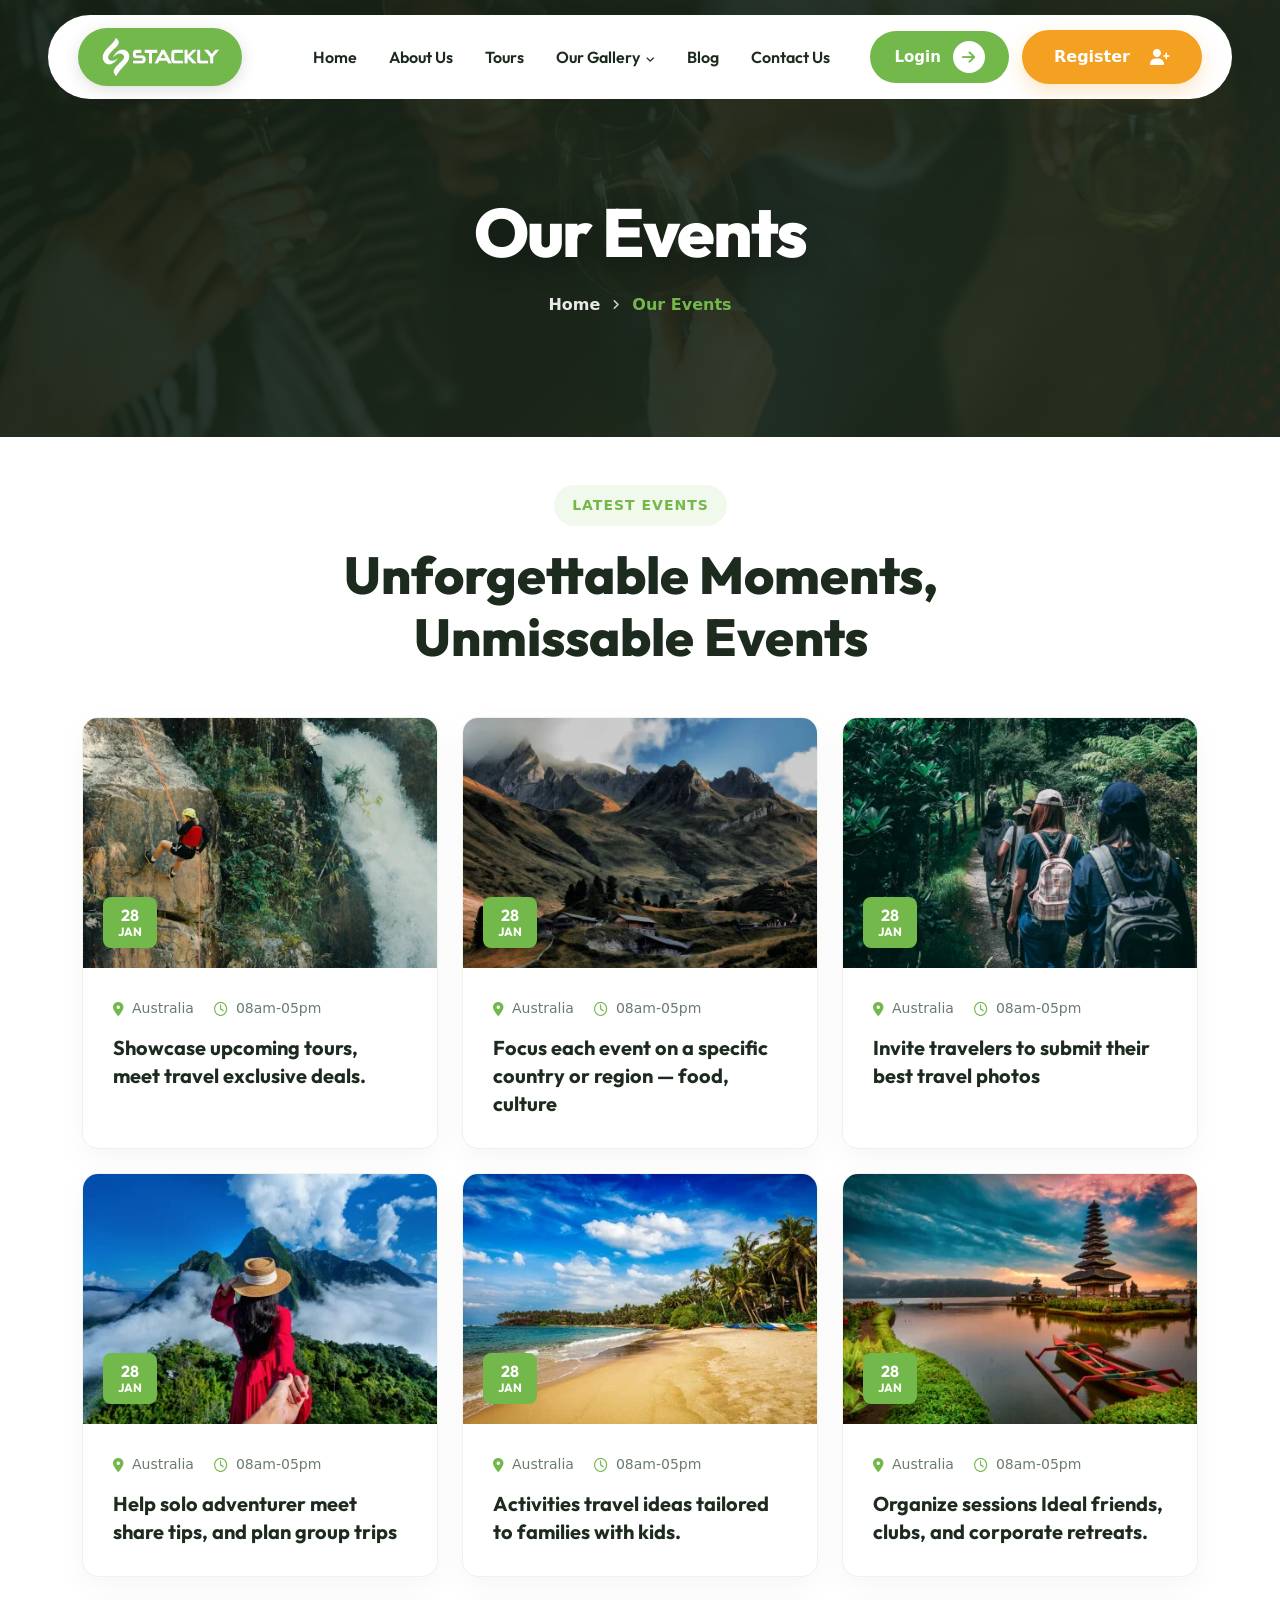
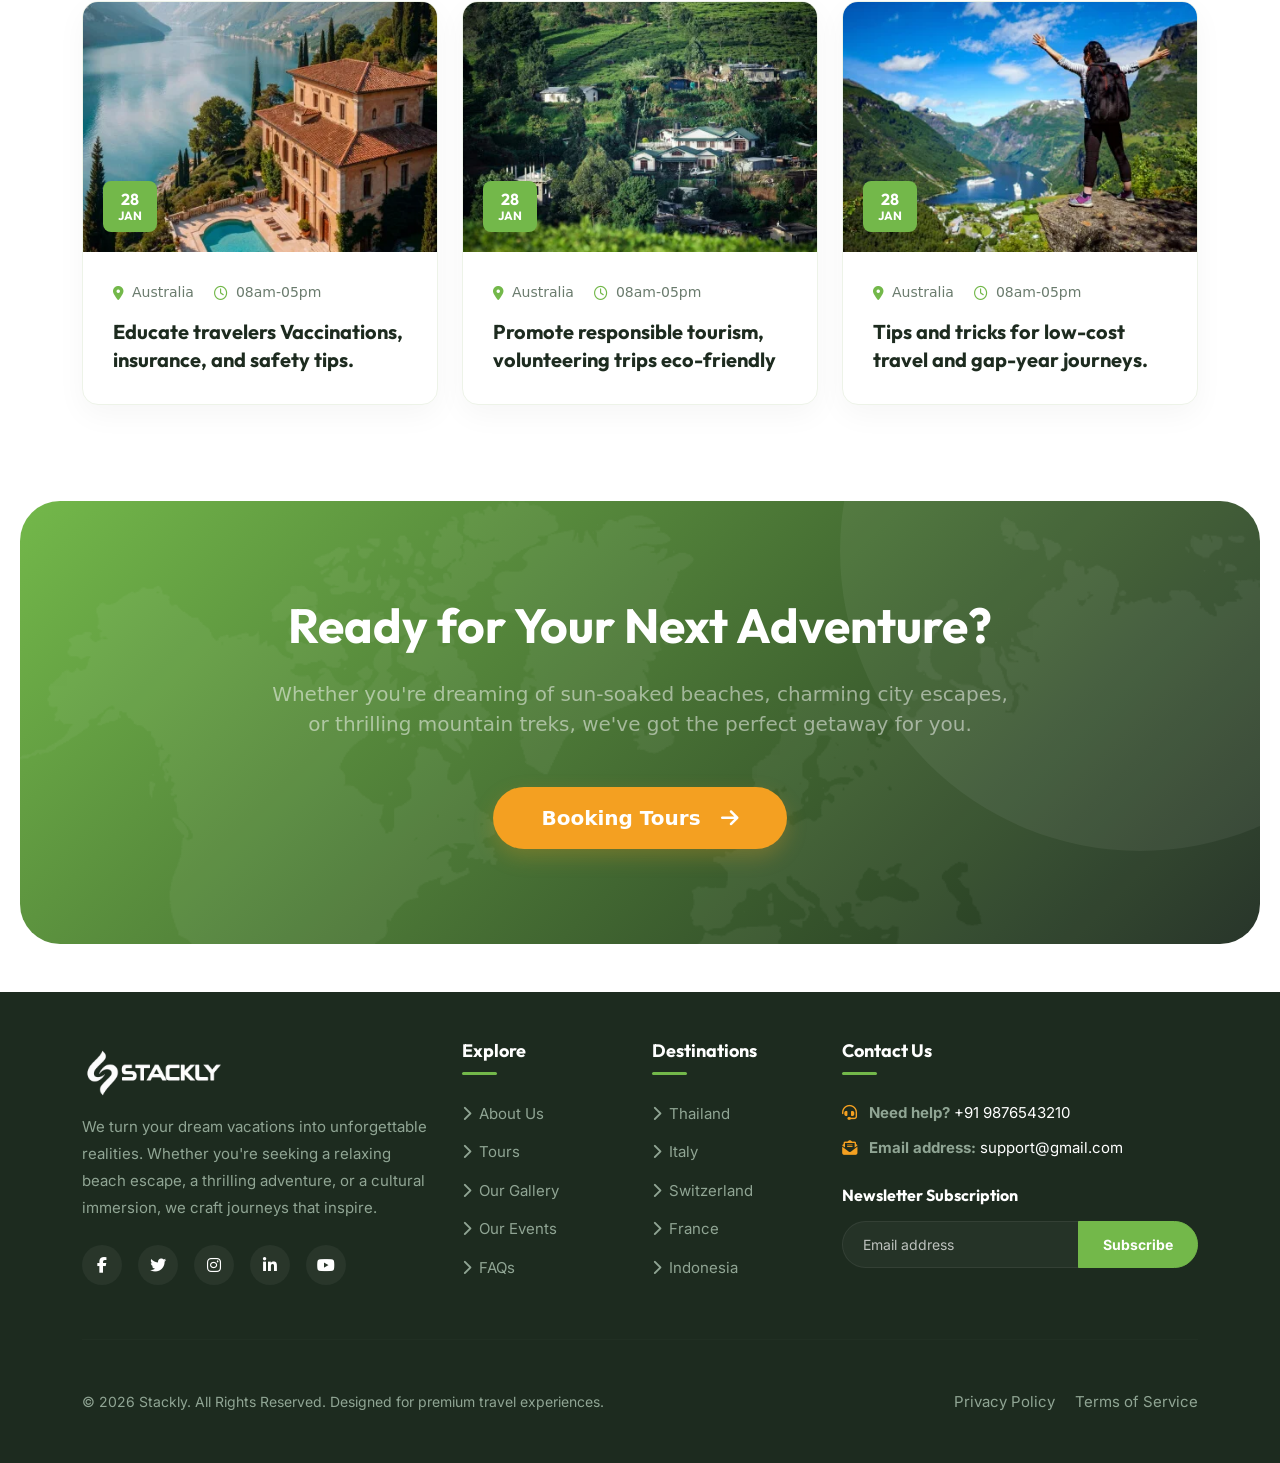
<file: events.html>
<!doctype html>
<html lang="en">
  <head>
    <meta charset="UTF-8" />
    <meta name="viewport" content="width=device-width, initial-scale=1.0" />
    <title>Our Events - Tripex Travel Agency</title>

    <!-- Bootstrap -->
    <link
      href="https://cdn.jsdelivr.net/npm/bootstrap@5.3.3/dist/css/bootstrap.min.css"
      rel="stylesheet"
    />
    <!-- Font Awesome -->
    <link
      rel="stylesheet"
      href="https://cdnjs.cloudflare.com/ajax/libs/font-awesome/6.5.2/css/all.min.css"
    />
    <!-- AOS -->
    <link rel="stylesheet" href="https://unpkg.com/aos@2.3.4/dist/aos.css" />
    <!-- Custom CSS Stylesheet -->
    <link rel="stylesheet" href="assets/css/styles.css" />
    <link rel="stylesheet" href="assets/css/about.css" />
    <link rel="stylesheet" href="assets/css/events.css" />
  </head>

  <body>
    <!-- Dynamic Header -->
    <div id="header-placeholder"></div>

    <!-- ====== Start Inner Hero Section ====== -->
    <section
      class="tripex-inner-hero"
      style="
        background-image:
          linear-gradient(rgba(29, 43, 31, 0.7), rgba(29, 43, 31, 0.7)),
          url(&quot;assets/images/about/about-banner-image.webp&quot;);
      "
    >
      <div class="container">
        <div class="row">
          <div class="col-lg-12">
            <div class="inner-hero-content text-center reveal reveal-fade-up">
              <h1 class="page-title">Our Events</h1>
              <ul class="breadcrumb-link justify-content-center">
                <li><a href="index.html">Home</a></li>
                <li class="separator"><i class="fas fa-angle-right"></i></li>
                <li class="active">Our Events</li>
              </ul>
            </div>
          </div>
        </div>
      </div>
    </section>

    <!-- ====== Start Events Section ====== -->
    <section class="tripex-events-sec pt-5 pb-5">
      <div class="container">
        <div class="row justify-content-center">
          <div class="col-xl-7 col-lg-10">
            <div class="section-title text-center mb-5 reveal reveal-fade-up">
              <span class="sub-title">Latest Events</span>
              <h2>Unforgettable Moments, Unmissable Events</h2>
            </div>
          </div>
        </div>
        <div class="row g-4">
          <!-- Event Item 1 -->
          <div class="col-xl-4 col-md-6">
            <div class="tripex-event-item reveal reveal-fade-up">
              <div class="thumbnail">
                <img
                  src="assets/images/events/event-img1.webp"
                  alt="event image"
                />
                <a href="#" class="date-btn"
                  >28 <span class="month">Jan</span></a
                >
              </div>
              <div class="content">
                <div class="event-meta">
                  <span><i class="fas fa-map-marker-alt"></i>Australia</span>
                  <span><i class="far fa-clock"></i>08am-05pm</span>
                </div>
                <h4>
                  <a href="#"
                    >Showcase upcoming tours, meet travel exclusive deals.</a
                  >
                </h4>
              </div>
            </div>
          </div>
          <!-- Event Item 2 -->
          <div class="col-xl-4 col-md-6">
            <div class="tripex-event-item reveal reveal-fade-up">
              <div class="thumbnail">
                <img
                  src="assets/images/events/event-img2.webp"
                  alt="event image"
                />
                <a href="#" class="date-btn"
                  >28 <span class="month">Jan</span></a
                >
              </div>
              <div class="content">
                <div class="event-meta">
                  <span><i class="fas fa-map-marker-alt"></i>Australia</span>
                  <span><i class="far fa-clock"></i>08am-05pm</span>
                </div>
                <h4>
                  <a href="#"
                    >Focus each event on a specific country or region — food,
                    culture</a
                  >
                </h4>
              </div>
            </div>
          </div>
          <!-- Event Item 3 -->
          <div class="col-xl-4 col-md-6">
            <div class="tripex-event-item reveal reveal-fade-up">
              <div class="thumbnail">
                <img
                  src="assets/images/events/event-img3.webp"
                  alt="event image"
                />
                <a href="#" class="date-btn"
                  >28 <span class="month">Jan</span></a
                >
              </div>
              <div class="content">
                <div class="event-meta">
                  <span><i class="fas fa-map-marker-alt"></i>Australia</span>
                  <span><i class="far fa-clock"></i>08am-05pm</span>
                </div>
                <h4>
                  <a href="#"
                    >Invite travelers to submit their best travel photos</a
                  >
                </h4>
              </div>
            </div>
          </div>
          <!-- Event Item 4 -->
          <div class="col-xl-4 col-md-6">
            <div class="tripex-event-item reveal reveal-fade-up">
              <div class="thumbnail">
                <img
                  src="assets/images/events/event-img4.webp"
                  alt="event image"
                />
                <a href="#" class="date-btn"
                  >28 <span class="month">Jan</span></a
                >
              </div>
              <div class="content">
                <div class="event-meta">
                  <span><i class="fas fa-map-marker-alt"></i>Australia</span>
                  <span><i class="far fa-clock"></i>08am-05pm</span>
                </div>
                <h4>
                  <a href="#"
                    >Help solo adventurer meet share tips, and plan group
                    trips</a
                  >
                </h4>
              </div>
            </div>
          </div>
          <!-- Event Item 5 -->
          <div class="col-xl-4 col-md-6">
            <div class="tripex-event-item reveal reveal-fade-up">
              <div class="thumbnail">
                <img
                  src="assets/images/events/event-img5.webp"
                  alt="event image"
                />
                <a href="#" class="date-btn"
                  >28 <span class="month">Jan</span></a
                >
              </div>
              <div class="content">
                <div class="event-meta">
                  <span><i class="fas fa-map-marker-alt"></i>Australia</span>
                  <span><i class="far fa-clock"></i>08am-05pm</span>
                </div>
                <h4>
                  <a href="#"
                    >Activities travel ideas tailored to families with kids.</a
                  >
                </h4>
              </div>
            </div>
          </div>
          <!-- Event Item 6 -->
          <div class="col-xl-4 col-md-6">
            <div class="tripex-event-item reveal reveal-fade-up">
              <div class="thumbnail">
                <img
                  src="assets/images/events/event-img6.webp"
                  alt="event image"
                />
                <a href="#" class="date-btn"
                  >28 <span class="month">Jan</span></a
                >
              </div>
              <div class="content">
                <div class="event-meta">
                  <span><i class="fas fa-map-marker-alt"></i>Australia</span>
                  <span><i class="far fa-clock"></i>08am-05pm</span>
                </div>
                <h4>
                  <a href="#"
                    >Organize sessions Ideal friends, clubs, and corporate
                    retreats.</a
                  >
                </h4>
              </div>
            </div>
          </div>
          <!-- Event Item 7 -->
          <div class="col-xl-4 col-md-6">
            <div class="tripex-event-item reveal reveal-fade-up">
              <div class="thumbnail">
                <img
                  src="assets/images/events/event-img7.webp"
                  alt="event image"
                />
                <a href="#" class="date-btn"
                  >28 <span class="month">Jan</span></a
                >
              </div>
              <div class="content">
                <div class="event-meta">
                  <span><i class="fas fa-map-marker-alt"></i>Australia</span>
                  <span><i class="far fa-clock"></i>08am-05pm</span>
                </div>
                <h4>
                  <a href="#"
                    >Educate travelers Vaccinations, insurance, and safety
                    tips.</a
                  >
                </h4>
              </div>
            </div>
          </div>
          <!-- Event Item 8 -->
          <div class="col-xl-4 col-md-6">
            <div class="tripex-event-item reveal reveal-fade-up">
              <div class="thumbnail">
                <img
                  src="assets/images/events/event-img8.webp"
                  alt="event image"
                />
                <a href="#" class="date-btn"
                  >28 <span class="month">Jan</span></a
                >
              </div>
              <div class="content">
                <div class="event-meta">
                  <span><i class="fas fa-map-marker-alt"></i>Australia</span>
                  <span><i class="far fa-clock"></i>08am-05pm</span>
                </div>
                <h4>
                  <a href="#"
                    >Promote responsible tourism, volunteering trips
                    eco-friendly</a
                  >
                </h4>
              </div>
            </div>
          </div>
          <!-- Event Item 9 -->
          <div class="col-xl-4 col-md-6">
            <div class="tripex-event-item reveal reveal-fade-up">
              <div class="thumbnail">
                <img
                  src="assets/images/events/event-img9.webp"
                  alt="event image"
                />
                <a href="#" class="date-btn"
                  >28 <span class="month">Jan</span></a
                >
              </div>
              <div class="content">
                <div class="event-meta">
                  <span><i class="fas fa-map-marker-alt"></i>Australia</span>
                  <span><i class="far fa-clock"></i>08am-05pm</span>
                </div>
                <h4>
                  <a href="#"
                    >Tips and tricks for low-cost travel and gap-year
                    journeys.</a
                  >
                </h4>
              </div>
            </div>
          </div>
        </div>
      </div>
    </section>

    <!-- ====== CTA Section ====== -->
    <section
      class="tripex-cta-sec-centered py-5 my-5 bg-orange text-white text-center position-relative overflow-hidden"
    >
      <div class="container position-relative py-5" style="z-index: 2">
        <div class="row justify-content-center">
          <div class="col-lg-8 reveal reveal-fade-up">
            <h2 class="text-white mb-4 display-5 fw-bold">
              Ready for Your Next Adventure?
            </h2>
            <p class="text-white-50 mb-5 fs-5">
              Whether you're dreaming of sun-soaked beaches, charming city
              escapes, or thrilling mountain treks, we've got the perfect
              getaway for you.
            </p>
            <a href="#" class="theme-btn style-two fs-5 px-5 py-3"
              >Booking Tours <i class="fas fa-arrow-right ms-2"></i
            ></a>
          </div>
        </div>
      </div>
      <div
        class="map-bg position-absolute top-0 start-0 w-100 h-100 opacity-10"
        style="
          background-image: url(&quot;assets/images/home/map-bg.webp&quot;);
          background-size: cover;
        "
      ></div>
    </section>

    <div id="footer-placeholder"></div>

    <!-- JS Dependencies -->
    <script src="https://cdn.jsdelivr.net/npm/bootstrap@5.3.3/dist/js/bootstrap.bundle.min.js"></script>
    <script src="https://unpkg.com/aos@2.3.4/dist/aos.js"></script>
    <script src="assets/js/script.js"></script>
  </body>
</html>
</file>
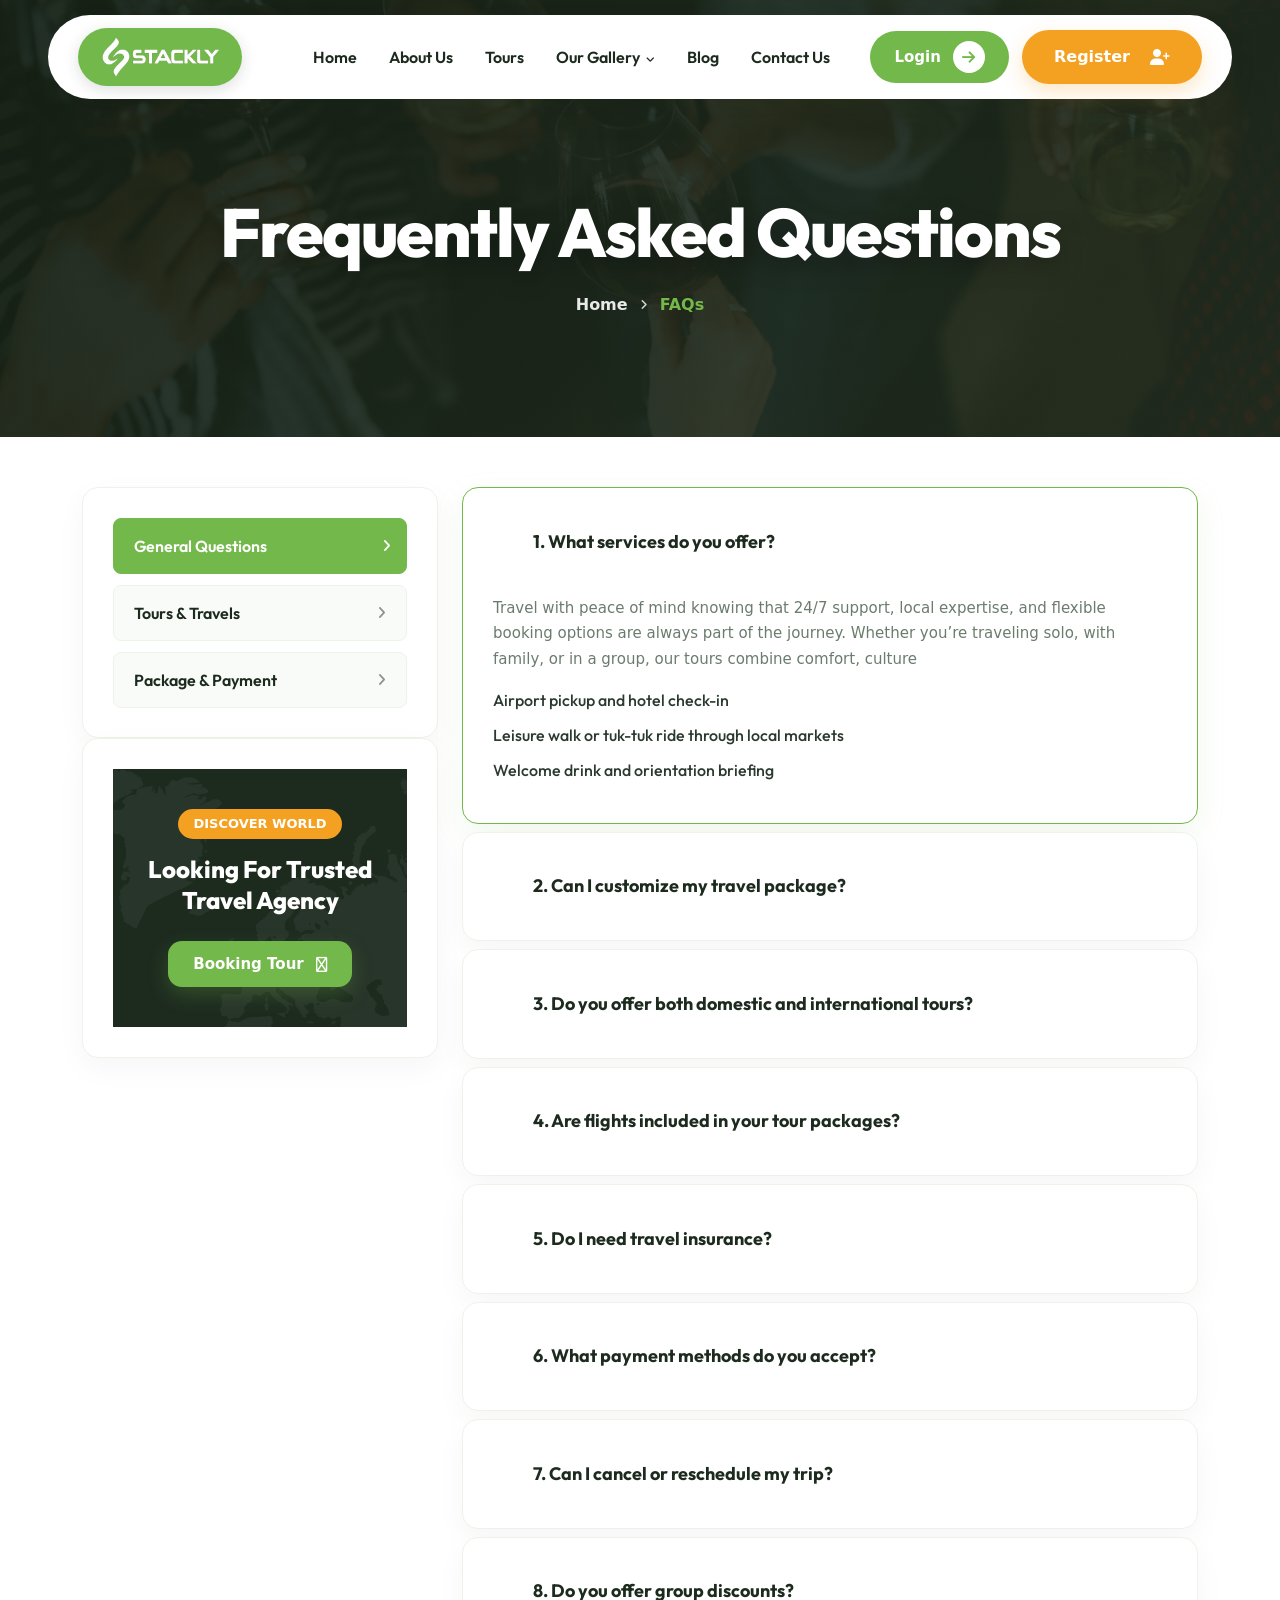
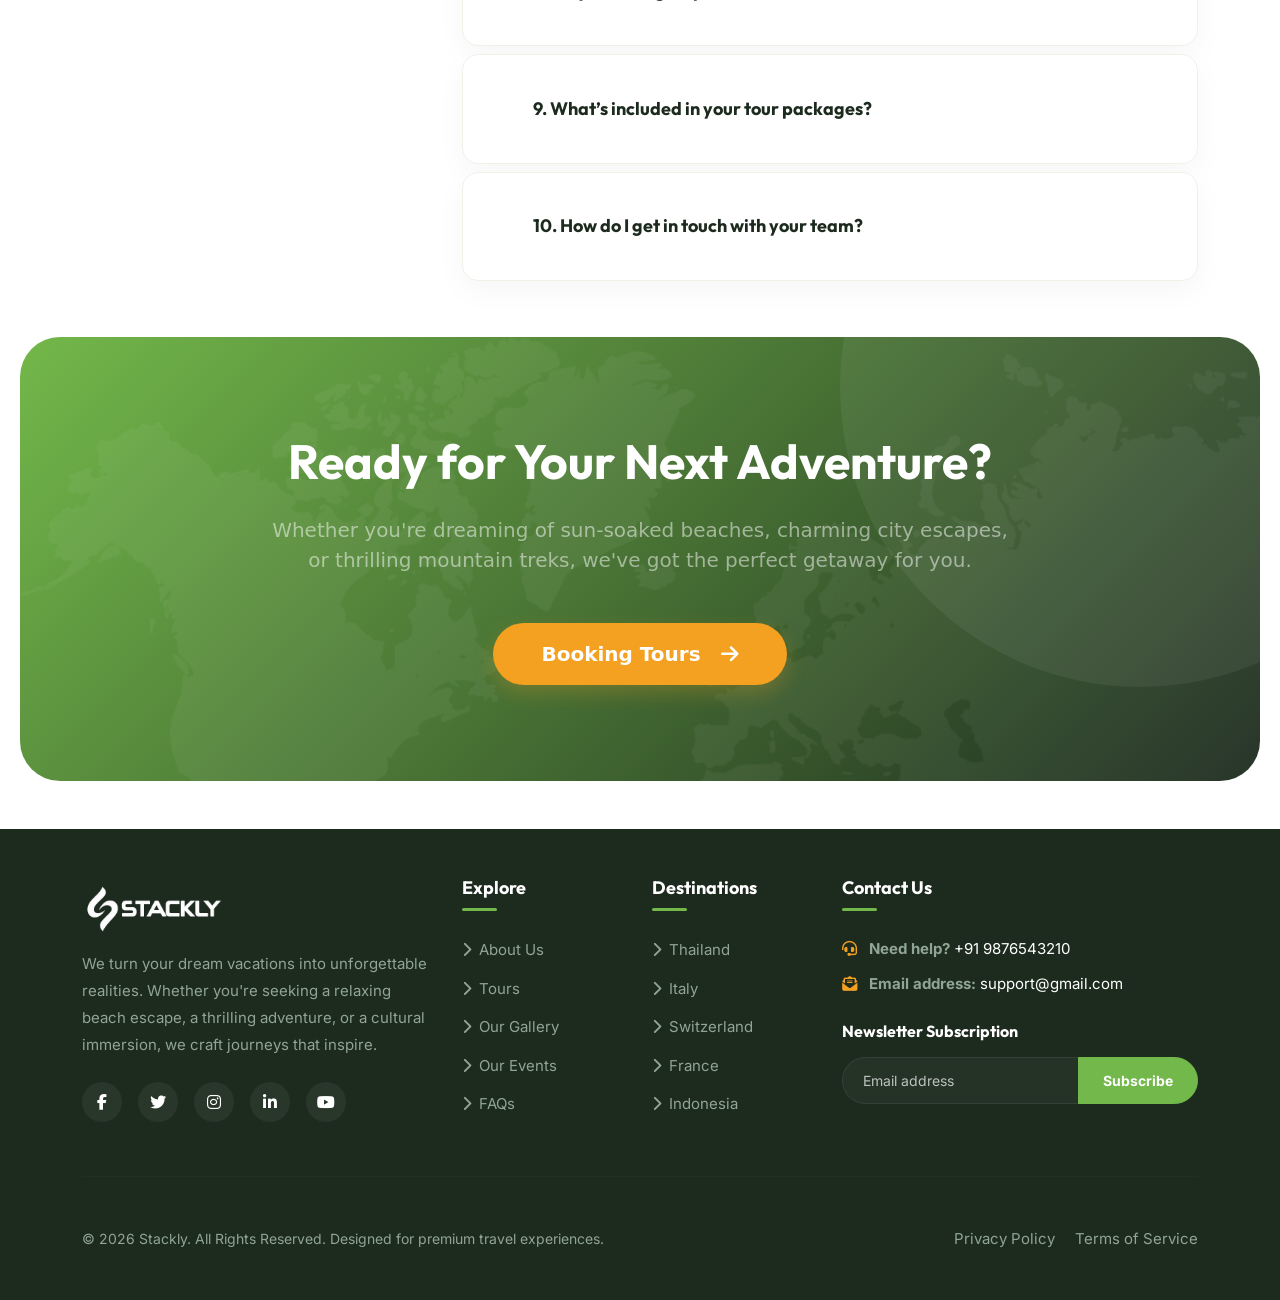
<file: faq.html>
<!doctype html>
<html lang="en">
  <head>
    <meta charset="UTF-8" />
    <meta name="viewport" content="width=device-width, initial-scale=1.0" />
    <title>FAQs - Tripex Travel Agency</title>

    <!-- Bootstrap -->
    <link
      href="https://cdn.jsdelivr.net/npm/bootstrap@5.3.3/dist/css/bootstrap.min.css"
      rel="stylesheet"
    />
    <!-- Font Awesome -->
    <link
      rel="stylesheet"
      href="https://cdnjs.cloudflare.com/ajax/libs/font-awesome/6.5.2/css/all.min.css"
    />
    <!-- AOS -->
    <link rel="stylesheet" href="https://unpkg.com/aos@2.3.4/dist/aos.css" />
    <!-- Custom CSS Stylesheet -->
    <link rel="stylesheet" href="assets/css/styles.css" />
    <link rel="stylesheet" href="assets/css/about.css" />
    <link rel="stylesheet" href="assets/css/faq.css" />
  </head>

  <body>
    <!-- Dynamic Header -->
    <div id="header-placeholder"></div>

    <!-- ====== Start Inner Hero Section ====== -->
    <section
      class="tripex-inner-hero"
      style="
        background-image:
          linear-gradient(rgba(29, 43, 31, 0.7), rgba(29, 43, 31, 0.7)),
          url(&quot;assets/images/about/about-banner-image.webp&quot;);
      "
    >
      <div class="container">
        <div class="row">
          <div class="col-lg-12">
            <div class="inner-hero-content text-center reveal reveal-fade-up">
              <h1 class="page-title">Frequently Asked Questions</h1>
              <ul class="breadcrumb-link justify-content-center">
                <li><a href="index.html">Home</a></li>
                <li class="separator"><i class="fas fa-angle-right"></i></li>
                <li class="active">FAQs</li>
              </ul>
            </div>
          </div>
        </div>
      </div>
    </section>

    <!-- ====== Start FAQ Section ====== -->
    <section class="tripex-faq-sec pt-120 pb-100">
      <div class="container">
        <div class="row">
          <div class="col-lg-4">
            <div class="sidebar-widget-area">
              <!-- Sidebar Widget Nav -->
              <div
                class="sidebar-widget sidebar-nav-widget mb-30 aos-init aos-animate"
                data-aos="fade-up"
                data-aos-delay="700"
              >
                <div class="widget-content">
                  <div class="tripex-nav-tabs">
                    <ul class="nav nav-tabs" role="tablist">
                      <li>
                        <button
                          class="nav-link active"
                          data-bs-toggle="tab"
                          data-bs-target="#tab1"
                          aria-selected="true"
                          role="tab"
                        >
                          General Questions<i class="fas fa-angle-right"></i>
                        </button>
                      </li>
                      <li>
                        <button
                          class="nav-link"
                          data-bs-toggle="tab"
                          data-bs-target="#tab2"
                          aria-selected="false"
                          tabindex="-1"
                          role="tab"
                        >
                          Tours &amp; Travels<i class="fas fa-angle-right"></i>
                        </button>
                      </li>
                      <li>
                        <button
                          class="nav-link"
                          data-bs-toggle="tab"
                          data-bs-target="#tab3"
                          aria-selected="false"
                          tabindex="-1"
                          role="tab"
                        >
                          Package &amp; Payment<i
                            class="fas fa-angle-right"
                          ></i>
                        </button>
                      </li>
                    </ul>
                  </div>
                </div>
              </div>
              <!-- Sidebar Widget Area -->
              <div
                class="sidebar-widget sidebar-banner-widget mb-30 aos-init"
                data-aos="fade-up"
                data-aos-delay="900"
              >
                <div
                  class="widget-content bg_cover"
                  style="
                    background-image: url(&quot;assets/images/home/map-bg.webp&quot;);
                  "
                >
                  <div class="content">
                    <span>Discover World</span>
                    <h3>Looking For Trusted Travel Agency</h3>
                    <a href="#" class="theme-btn style-one"
                      >Booking Tour<i class="far fa-arrow-right"></i
                    ></a>
                  </div>
                </div>
              </div>
            </div>
          </div>
          <div class="col-lg-8">
            <div
              class="tab-content mb-20 aos-init aos-animate"
              data-aos="fade-up"
              data-aos-delay="1000"
            >
              <div class="tab-pane fade show active" id="tab1" role="tabpanel">
                <!--====== Accordion  ======-->
                <div class="accordion" id="accordionOne">
                  <!--====== Accordion Item  ======-->
                  <div class="accordion-card mb-2 accordion-active">
                    <div class="accordion-header">
                      <h6
                        class="accordion-title"
                        data-bs-toggle="collapse"
                        data-bs-target="#collapse1"
                        aria-expanded="true"
                      >
                        <span class="icon"
                          ><i class="far fa-island-tropical"></i
                        ></span>
                        1. What services do you offer?
                      </h6>
                    </div>
                    <div
                      id="collapse1"
                      class="accordion-collapse collapse show"
                      data-bs-parent="#accordionOne"
                    >
                      <div class="accordion-content">
                        <p>
                          Travel with peace of mind knowing that 24/7 support,
                          local expertise, and flexible booking options are
                          always part of the journey. Whether you’re traveling
                          solo, with family, or in a group, our tours combine
                          comfort, culture
                        </p>
                        <ul class="check-list style-two">
                          <li>Airport pickup and hotel check-in</li>
                          <li>
                            Leisure walk or tuk-tuk ride through local markets
                          </li>
                          <li>Welcome drink and orientation briefing</li>
                        </ul>
                      </div>
                    </div>
                  </div>
                  <!--====== Accordion Item  ======-->
                  <div class="accordion-card mb-2">
                    <div class="accordion-header">
                      <h6
                        class="accordion-title"
                        data-bs-toggle="collapse"
                        data-bs-target="#collapse2"
                        aria-expanded="false"
                      >
                        <span class="icon"
                          ><i class="far fa-island-tropical"></i
                        ></span>
                        2. Can I customize my travel package?
                      </h6>
                    </div>
                    <div
                      id="collapse2"
                      class="accordion-collapse collapse"
                      data-bs-parent="#accordionOne"
                    >
                      <div class="accordion-content">
                        <p>
                          Travel with peace of mind knowing that 24/7 support,
                          local expertise, and flexible booking options are
                          always part of the journey. Whether you’re traveling
                          solo, with family, or in a group, our tours combine
                          comfort, culture
                        </p>
                        <ul class="check-list style-two">
                          <li>Airport pickup and hotel check-in</li>
                          <li>
                            Leisure walk or tuk-tuk ride through local markets
                          </li>
                          <li>Welcome drink and orientation briefing</li>
                        </ul>
                      </div>
                    </div>
                  </div>
                  <!--====== Accordion Item  ======-->
                  <div class="accordion-card mb-2">
                    <div class="accordion-header">
                      <h6
                        class="accordion-title"
                        data-bs-toggle="collapse"
                        data-bs-target="#collapse3"
                        aria-expanded="false"
                      >
                        <span class="icon"
                          ><i class="far fa-island-tropical"></i
                        ></span>
                        3. Do you offer both domestic and international tours?
                      </h6>
                    </div>
                    <div
                      id="collapse3"
                      class="accordion-collapse collapse"
                      data-bs-parent="#accordionOne"
                    >
                      <div class="accordion-content">
                        <p>
                          Travel with peace of mind knowing that 24/7 support,
                          local expertise, and flexible booking options are
                          always part of the journey. Whether you’re traveling
                          solo, with family, or in a group, our tours combine
                          comfort, culture
                        </p>
                        <ul class="check-list style-two">
                          <li>Airport pickup and hotel check-in</li>
                          <li>
                            Leisure walk or tuk-tuk ride through local markets
                          </li>
                          <li>Welcome drink and orientation briefing</li>
                        </ul>
                      </div>
                    </div>
                  </div>
                  <!--====== Accordion Item  ======-->
                  <div class="accordion-card mb-2">
                    <div class="accordion-header">
                      <h6
                        class="accordion-title"
                        data-bs-toggle="collapse"
                        data-bs-target="#collapse4"
                        aria-expanded="false"
                      >
                        <span class="icon"
                          ><i class="far fa-island-tropical"></i
                        ></span>
                        4. Are flights included in your tour packages?
                      </h6>
                    </div>
                    <div
                      id="collapse4"
                      class="accordion-collapse collapse"
                      data-bs-parent="#accordionOne"
                    >
                      <div class="accordion-content">
                        <p>
                          Travel with peace of mind knowing that 24/7 support,
                          local expertise, and flexible booking options are
                          always part of the journey. Whether you’re traveling
                          solo, with family, or in a group, our tours combine
                          comfort, culture
                        </p>
                        <ul class="check-list style-two">
                          <li>Airport pickup and hotel check-in</li>
                          <li>
                            Leisure walk or tuk-tuk ride through local markets
                          </li>
                          <li>Welcome drink and orientation briefing</li>
                        </ul>
                      </div>
                    </div>
                  </div>
                  <!--====== Accordion Item  ======-->
                  <div class="accordion-card mb-2">
                    <div class="accordion-header">
                      <h6
                        class="accordion-title"
                        data-bs-toggle="collapse"
                        data-bs-target="#collapse5"
                        aria-expanded="false"
                      >
                        <span class="icon"
                          ><i class="far fa-island-tropical"></i
                        ></span>
                        5. Do I need travel insurance?
                      </h6>
                    </div>
                    <div
                      id="collapse5"
                      class="accordion-collapse collapse"
                      data-bs-parent="#accordionOne"
                    >
                      <div class="accordion-content">
                        <p>
                          Travel with peace of mind knowing that 24/7 support,
                          local expertise, and flexible booking options are
                          always part of the journey. Whether you’re traveling
                          solo, with family, or in a group, our tours combine
                          comfort, culture
                        </p>
                        <ul class="check-list style-two">
                          <li>Airport pickup and hotel check-in</li>
                          <li>
                            Leisure walk or tuk-tuk ride through local markets
                          </li>
                          <li>Welcome drink and orientation briefing</li>
                        </ul>
                      </div>
                    </div>
                  </div>
                  <!--====== Accordion Item  ======-->
                  <div class="accordion-card mb-2">
                    <div class="accordion-header">
                      <h6
                        class="accordion-title"
                        data-bs-toggle="collapse"
                        data-bs-target="#collapse6"
                        aria-expanded="false"
                      >
                        <span class="icon"
                          ><i class="far fa-island-tropical"></i
                        ></span>
                        6. What payment methods do you accept?
                      </h6>
                    </div>
                    <div
                      id="collapse6"
                      class="accordion-collapse collapse"
                      data-bs-parent="#accordionOne"
                    >
                      <div class="accordion-content">
                        <p>
                          Travel with peace of mind knowing that 24/7 support,
                          local expertise, and flexible booking options are
                          always part of the journey. Whether you’re traveling
                          solo, with family, or in a group, our tours combine
                          comfort, culture
                        </p>
                        <ul class="check-list style-two">
                          <li>Airport pickup and hotel check-in</li>
                          <li>
                            Leisure walk or tuk-tuk ride through local markets
                          </li>
                          <li>Welcome drink and orientation briefing</li>
                        </ul>
                      </div>
                    </div>
                  </div>
                  <!--====== Accordion Item  ======-->
                  <div class="accordion-card mb-2">
                    <div class="accordion-header">
                      <h6
                        class="accordion-title"
                        data-bs-toggle="collapse"
                        data-bs-target="#collapse7"
                        aria-expanded="false"
                      >
                        <span class="icon"
                          ><i class="far fa-island-tropical"></i
                        ></span>
                        7. Can I cancel or reschedule my trip?
                      </h6>
                    </div>
                    <div
                      id="collapse7"
                      class="accordion-collapse collapse"
                      data-bs-parent="#accordionOne"
                    >
                      <div class="accordion-content">
                        <p>
                          Travel with peace of mind knowing that 24/7 support,
                          local expertise, and flexible booking options are
                          always part of the journey. Whether you’re traveling
                          solo, with family, or in a group, our tours combine
                          comfort, culture
                        </p>
                        <ul class="check-list style-two">
                          <li>Airport pickup and hotel check-in</li>
                          <li>
                            Leisure walk or tuk-tuk ride through local markets
                          </li>
                          <li>Welcome drink and orientation briefing</li>
                        </ul>
                      </div>
                    </div>
                  </div>
                  <!--====== Accordion Item  ======-->
                  <div class="accordion-card mb-2">
                    <div class="accordion-header">
                      <h6
                        class="accordion-title"
                        data-bs-toggle="collapse"
                        data-bs-target="#collapse8"
                        aria-expanded="false"
                      >
                        <span class="icon"
                          ><i class="far fa-island-tropical"></i
                        ></span>
                        8. Do you offer group discounts?
                      </h6>
                    </div>
                    <div
                      id="collapse8"
                      class="accordion-collapse collapse"
                      data-bs-parent="#accordionOne"
                    >
                      <div class="accordion-content">
                        <p>
                          Travel with peace of mind knowing that 24/7 support,
                          local expertise, and flexible booking options are
                          always part of the journey. Whether you’re traveling
                          solo, with family, or in a group, our tours combine
                          comfort, culture
                        </p>
                        <ul class="check-list style-two">
                          <li>Airport pickup and hotel check-in</li>
                          <li>
                            Leisure walk or tuk-tuk ride through local markets
                          </li>
                          <li>Welcome drink and orientation briefing</li>
                        </ul>
                      </div>
                    </div>
                  </div>
                  <!--====== Accordion Item  ======-->
                  <div class="accordion-card mb-2">
                    <div class="accordion-header">
                      <h6
                        class="accordion-title"
                        data-bs-toggle="collapse"
                        data-bs-target="#collapse9"
                        aria-expanded="false"
                      >
                        <span class="icon"
                          ><i class="far fa-island-tropical"></i
                        ></span>
                        9. What’s included in your tour packages?
                      </h6>
                    </div>
                    <div
                      id="collapse9"
                      class="accordion-collapse collapse"
                      data-bs-parent="#accordionOne"
                    >
                      <div class="accordion-content">
                        <p>
                          Travel with peace of mind knowing that 24/7 support,
                          local expertise, and flexible booking options are
                          always part of the journey. Whether you’re traveling
                          solo, with family, or in a group, our tours combine
                          comfort, culture
                        </p>
                        <ul class="check-list style-two">
                          <li>Airport pickup and hotel check-in</li>
                          <li>
                            Leisure walk or tuk-tuk ride through local markets
                          </li>
                          <li>Welcome drink and orientation briefing</li>
                        </ul>
                      </div>
                    </div>
                  </div>
                  <!--====== Accordion Item  ======-->
                  <div class="accordion-card mb-2">
                    <div class="accordion-header">
                      <h6
                        class="accordion-title"
                        data-bs-toggle="collapse"
                        data-bs-target="#collapse10"
                        aria-expanded="false"
                      >
                        <span class="icon"
                          ><i class="far fa-island-tropical"></i
                        ></span>
                        10. How do I get in touch with your team?
                      </h6>
                    </div>
                    <div
                      id="collapse10"
                      class="accordion-collapse collapse"
                      data-bs-parent="#accordionOne"
                    >
                      <div class="accordion-content">
                        <p>
                          Travel with peace of mind knowing that 24/7 support,
                          local expertise, and flexible booking options are
                          always part of the journey. Whether you’re traveling
                          solo, with family, or in a group, our tours combine
                          comfort, culture
                        </p>
                        <ul class="check-list style-two">
                          <li>Airport pickup and hotel check-in</li>
                          <li>
                            Leisure walk or tuk-tuk ride through local markets
                          </li>
                          <li>Welcome drink and orientation briefing</li>
                        </ul>
                      </div>
                    </div>
                  </div>
                </div>
              </div>
              <div class="tab-pane fade" id="tab2" role="tabpanel">
                <!--====== Accordion  ======-->
                <div class="accordion" id="accordionTwo">
                  <!--====== Accordion Item  ======-->
                  <div class="accordion-card mb-2">
                    <div class="accordion-header">
                      <h6
                        class="accordion-title"
                        data-bs-toggle="collapse"
                        data-bs-target="#collapse11"
                        aria-expanded="false"
                      >
                        <span class="icon"
                          ><i class="far fa-island-tropical"></i
                        ></span>
                        1. What services do you offer?
                      </h6>
                    </div>
                    <div
                      id="collapse11"
                      class="accordion-collapse collapse"
                      data-bs-parent="#accordionTwo"
                    >
                      <div class="accordion-content">
                        <p>
                          Travel with peace of mind knowing that 24/7 support,
                          local expertise, and flexible booking options are
                          always part of the journey. Whether you’re traveling
                          solo, with family, or in a group, our tours combine
                          comfort, culture
                        </p>
                        <ul class="check-list style-two">
                          <li>
                            <i class="far fa-check"></i>Airport pickup and hotel
                            check-in
                          </li>
                          <li>
                            <i class="far fa-check"></i>Leisure walk or tuk-tuk
                            ride through local markets
                          </li>
                          <li>
                            <i class="far fa-check"></i>Welcome drink and
                            orientation briefing
                          </li>
                        </ul>
                      </div>
                    </div>
                  </div>
                  <!--====== Accordion Item  ======-->
                  <div class="accordion-card accordion-active mb-2">
                    <div class="accordion-header">
                      <h6
                        class="accordion-title"
                        data-bs-toggle="collapse"
                        data-bs-target="#collapse12"
                        aria-expanded="true"
                      >
                        <span class="icon"
                          ><i class="far fa-island-tropical"></i
                        ></span>
                        2. Can I customize my travel package?
                      </h6>
                    </div>
                    <div
                      id="collapse12"
                      class="accordion-collapse collapse show"
                      data-bs-parent="#accordionTwo"
                    >
                      <div class="accordion-content">
                        <p>
                          Travel with peace of mind knowing that 24/7 support,
                          local expertise, and flexible booking options are
                          always part of the journey. Whether you’re traveling
                          solo, with family, or in a group, our tours combine
                          comfort, culture
                        </p>
                        <ul class="check-list style-two">
                          <li>
                            <i class="far fa-check"></i>Airport pickup and hotel
                            check-in
                          </li>
                          <li>
                            <i class="far fa-check"></i>Leisure walk or tuk-tuk
                            ride through local markets
                          </li>
                          <li>
                            <i class="far fa-check"></i>Welcome drink and
                            orientation briefing
                          </li>
                        </ul>
                      </div>
                    </div>
                  </div>
                  <!--====== Accordion Item  ======-->
                  <div class="accordion-card mb-2">
                    <div class="accordion-header">
                      <h6
                        class="accordion-title"
                        data-bs-toggle="collapse"
                        data-bs-target="#collapse13"
                        aria-expanded="false"
                      >
                        <span class="icon"
                          ><i class="far fa-island-tropical"></i
                        ></span>
                        3. Do you offer both domestic and international tours?
                      </h6>
                    </div>
                    <div
                      id="collapse13"
                      class="accordion-collapse collapse"
                      data-bs-parent="#accordionTwo"
                    >
                      <div class="accordion-content">
                        <p>
                          Travel with peace of mind knowing that 24/7 support,
                          local expertise, and flexible booking options are
                          always part of the journey. Whether you’re traveling
                          solo, with family, or in a group, our tours combine
                          comfort, culture
                        </p>
                        <ul class="check-list style-two">
                          <li>
                            <i class="far fa-check"></i>Airport pickup and hotel
                            check-in
                          </li>
                          <li>
                            <i class="far fa-check"></i>Leisure walk or tuk-tuk
                            ride through local markets
                          </li>
                          <li>
                            <i class="far fa-check"></i>Welcome drink and
                            orientation briefing
                          </li>
                        </ul>
                      </div>
                    </div>
                  </div>
                  <!--====== Accordion Item  ======-->
                  <div class="accordion-card mb-2">
                    <div class="accordion-header">
                      <h6
                        class="accordion-title"
                        data-bs-toggle="collapse"
                        data-bs-target="#collapse14"
                        aria-expanded="false"
                      >
                        <span class="icon"
                          ><i class="far fa-island-tropical"></i
                        ></span>
                        4. Are flights included in your tour packages?
                      </h6>
                    </div>
                    <div
                      id="collapse14"
                      class="accordion-collapse collapse"
                      data-bs-parent="#accordionTwo"
                    >
                      <div class="accordion-content">
                        <p>
                          Travel with peace of mind knowing that 24/7 support,
                          local expertise, and flexible booking options are
                          always part of the journey. Whether you’re traveling
                          solo, with family, or in a group, our tours combine
                          comfort, culture
                        </p>
                        <ul class="check-list style-two">
                          <li>
                            <i class="far fa-check"></i>Airport pickup and hotel
                            check-in
                          </li>
                          <li>
                            <i class="far fa-check"></i>Leisure walk or tuk-tuk
                            ride through local markets
                          </li>
                          <li>
                            <i class="far fa-check"></i>Welcome drink and
                            orientation briefing
                          </li>
                        </ul>
                      </div>
                    </div>
                  </div>
                  <!--====== Accordion Item  ======-->
                  <div class="accordion-card mb-2">
                    <div class="accordion-header">
                      <h6
                        class="accordion-title"
                        data-bs-toggle="collapse"
                        data-bs-target="#collapse15"
                        aria-expanded="false"
                      >
                        <span class="icon"
                          ><i class="far fa-island-tropical"></i
                        ></span>
                        5. Do I need travel insurance?
                      </h6>
                    </div>
                    <div
                      id="collapse15"
                      class="accordion-collapse collapse"
                      data-bs-parent="#accordionTwo"
                    >
                      <div class="accordion-content">
                        <p>
                          Travel with peace of mind knowing that 24/7 support,
                          local expertise, and flexible booking options are
                          always part of the journey. Whether you’re traveling
                          solo, with family, or in a group, our tours combine
                          comfort, culture
                        </p>
                        <ul class="check-list style-two">
                          <li>
                            <i class="far fa-check"></i>Airport pickup and hotel
                            check-in
                          </li>
                          <li>
                            <i class="far fa-check"></i>Leisure walk or tuk-tuk
                            ride through local markets
                          </li>
                          <li>
                            <i class="far fa-check"></i>Welcome drink and
                            orientation briefing
                          </li>
                        </ul>
                      </div>
                    </div>
                  </div>
                  <!--====== Accordion Item  ======-->
                  <div class="accordion-card mb-2">
                    <div class="accordion-header">
                      <h6
                        class="accordion-title"
                        data-bs-toggle="collapse"
                        data-bs-target="#collapse16"
                        aria-expanded="false"
                      >
                        <span class="icon"
                          ><i class="far fa-island-tropical"></i
                        ></span>
                        6. What payment methods do you accept?
                      </h6>
                    </div>
                    <div
                      id="collapse16"
                      class="accordion-collapse collapse"
                      data-bs-parent="#accordionTwo"
                    >
                      <div class="accordion-content">
                        <p>
                          Travel with peace of mind knowing that 24/7 support,
                          local expertise, and flexible booking options are
                          always part of the journey. Whether you’re traveling
                          solo, with family, or in a group, our tours combine
                          comfort, culture
                        </p>
                        <ul class="check-list style-two">
                          <li>
                            <i class="far fa-check"></i>Airport pickup and hotel
                            check-in
                          </li>
                          <li>
                            <i class="far fa-check"></i>Leisure walk or tuk-tuk
                            ride through local markets
                          </li>
                          <li>
                            <i class="far fa-check"></i>Welcome drink and
                            orientation briefing
                          </li>
                        </ul>
                      </div>
                    </div>
                  </div>
                  <!--====== Accordion Item  ======-->
                  <div class="accordion-card mb-2">
                    <div class="accordion-header">
                      <h6
                        class="accordion-title"
                        data-bs-toggle="collapse"
                        data-bs-target="#collapse17"
                        aria-expanded="false"
                      >
                        <span class="icon"
                          ><i class="far fa-island-tropical"></i
                        ></span>
                        7. Can I cancel or reschedule my trip?
                      </h6>
                    </div>
                    <div
                      id="collapse17"
                      class="accordion-collapse collapse"
                      data-bs-parent="#accordionTwo"
                    >
                      <div class="accordion-content">
                        <p>
                          Travel with peace of mind knowing that 24/7 support,
                          local expertise, and flexible booking options are
                          always part of the journey. Whether you’re traveling
                          solo, with family, or in a group, our tours combine
                          comfort, culture
                        </p>
                        <ul class="check-list style-two">
                          <li>
                            <i class="far fa-check"></i>Airport pickup and hotel
                            check-in
                          </li>
                          <li>
                            <i class="far fa-check"></i>Leisure walk or tuk-tuk
                            ride through local markets
                          </li>
                          <li>
                            <i class="far fa-check"></i>Welcome drink and
                            orientation briefing
                          </li>
                        </ul>
                      </div>
                    </div>
                  </div>
                  <!--====== Accordion Item  ======-->
                  <div class="accordion-card mb-2">
                    <div class="accordion-header">
                      <h6
                        class="accordion-title"
                        data-bs-toggle="collapse"
                        data-bs-target="#collapse18"
                        aria-expanded="false"
                      >
                        <span class="icon"
                          ><i class="far fa-island-tropical"></i
                        ></span>
                        8. Do you offer group discounts?
                      </h6>
                    </div>
                    <div
                      id="collapse18"
                      class="accordion-collapse collapse"
                      data-bs-parent="#accordionTwo"
                    >
                      <div class="accordion-content">
                        <p>
                          Travel with peace of mind knowing that 24/7 support,
                          local expertise, and flexible booking options are
                          always part of the journey. Whether you’re traveling
                          solo, with family, or in a group, our tours combine
                          comfort, culture
                        </p>
                        <ul class="check-list style-two">
                          <li>
                            <i class="far fa-check"></i>Airport pickup and hotel
                            check-in
                          </li>
                          <li>
                            <i class="far fa-check"></i>Leisure walk or tuk-tuk
                            ride through local markets
                          </li>
                          <li>
                            <i class="far fa-check"></i>Welcome drink and
                            orientation briefing
                          </li>
                        </ul>
                      </div>
                    </div>
                  </div>
                  <!--====== Accordion Item  ======-->
                  <div class="accordion-card mb-2">
                    <div class="accordion-header">
                      <h6
                        class="accordion-title"
                        data-bs-toggle="collapse"
                        data-bs-target="#collapse19"
                        aria-expanded="false"
                      >
                        <span class="icon"
                          ><i class="far fa-island-tropical"></i
                        ></span>
                        9. What’s included in your tour packages?
                      </h6>
                    </div>
                    <div
                      id="collapse19"
                      class="accordion-collapse collapse"
                      data-bs-parent="#accordionTwo"
                    >
                      <div class="accordion-content">
                        <p>
                          Travel with peace of mind knowing that 24/7 support,
                          local expertise, and flexible booking options are
                          always part of the journey. Whether you’re traveling
                          solo, with family, or in a group, our tours combine
                          comfort, culture
                        </p>
                        <ul class="check-list style-two">
                          <li>
                            <i class="far fa-check"></i>Airport pickup and hotel
                            check-in
                          </li>
                          <li>
                            <i class="far fa-check"></i>Leisure walk or tuk-tuk
                            ride through local markets
                          </li>
                          <li>
                            <i class="far fa-check"></i>Welcome drink and
                            orientation briefing
                          </li>
                        </ul>
                      </div>
                    </div>
                  </div>
                  <!--====== Accordion Item  ======-->
                  <div class="accordion-card mb-2">
                    <div class="accordion-header">
                      <h6
                        class="accordion-title"
                        data-bs-toggle="collapse"
                        data-bs-target="#collapse20"
                        aria-expanded="false"
                      >
                        <span class="icon"
                          ><i class="far fa-island-tropical"></i
                        ></span>
                        10. How do I get in touch with your team?
                      </h6>
                    </div>
                    <div
                      id="collapse20"
                      class="accordion-collapse collapse"
                      data-bs-parent="#accordionTwo"
                    >
                      <div class="accordion-content">
                        <p>
                          Travel with peace of mind knowing that 24/7 support,
                          local expertise, and flexible booking options are
                          always part of the journey. Whether you’re traveling
                          solo, with family, or in a group, our tours combine
                          comfort, culture
                        </p>
                        <ul class="check-list style-two">
                          <li>
                            <i class="far fa-check"></i>Airport pickup and hotel
                            check-in
                          </li>
                          <li>
                            <i class="far fa-check"></i>Leisure walk or tuk-tuk
                            ride through local markets
                          </li>
                          <li>
                            <i class="far fa-check"></i>Welcome drink and
                            orientation briefing
                          </li>
                        </ul>
                      </div>
                    </div>
                  </div>
                </div>
              </div>
              <div class="tab-pane fade" id="tab3" role="tabpanel">
                <!--====== Accordion  ======-->
                <div class="accordion" id="accordionThree">
                  <!--====== Accordion Item  ======-->
                  <div class="accordion-card mb-2">
                    <div class="accordion-header">
                      <h6
                        class="accordion-title"
                        data-bs-toggle="collapse"
                        data-bs-target="#collapse21"
                        aria-expanded="false"
                      >
                        <span class="icon"
                          ><i class="far fa-island-tropical"></i
                        ></span>
                        1. What services do you offer?
                      </h6>
                    </div>
                    <div
                      id="collapse21"
                      class="accordion-collapse collapse"
                      data-bs-parent="#accordionThree"
                    >
                      <div class="accordion-content">
                        <p>
                          Travel with peace of mind knowing that 24/7 support,
                          local expertise, and flexible booking options are
                          always part of the journey. Whether you’re traveling
                          solo, with family, or in a group, our tours combine
                          comfort, culture
                        </p>
                        <ul class="check-list style-two">
                          <li>
                            <i class="far fa-check"></i>Airport pickup and hotel
                            check-in
                          </li>
                          <li>
                            <i class="far fa-check"></i>Leisure walk or tuk-tuk
                            ride through local markets
                          </li>
                          <li>
                            <i class="far fa-check"></i>Welcome drink and
                            orientation briefing
                          </li>
                        </ul>
                      </div>
                    </div>
                  </div>
                  <!--====== Accordion Item  ======-->
                  <div class="accordion-card mb-2">
                    <div class="accordion-header">
                      <h6
                        class="accordion-title"
                        data-bs-toggle="collapse"
                        data-bs-target="#collapse22"
                        aria-expanded="false"
                      >
                        <span class="icon"
                          ><i class="far fa-island-tropical"></i
                        ></span>
                        2. Can I customize my travel package?
                      </h6>
                    </div>
                    <div
                      id="collapse22"
                      class="accordion-collapse collapse"
                      data-bs-parent="#accordionThree"
                    >
                      <div class="accordion-content">
                        <p>
                          Travel with peace of mind knowing that 24/7 support,
                          local expertise, and flexible booking options are
                          always part of the journey. Whether you’re traveling
                          solo, with family, or in a group, our tours combine
                          comfort, culture
                        </p>
                        <ul class="check-list style-two">
                          <li>
                            <i class="far fa-check"></i>Airport pickup and hotel
                            check-in
                          </li>
                          <li>
                            <i class="far fa-check"></i>Leisure walk or tuk-tuk
                            ride through local markets
                          </li>
                          <li>
                            <i class="far fa-check"></i>Welcome drink and
                            orientation briefing
                          </li>
                        </ul>
                      </div>
                    </div>
                  </div>
                  <!--====== Accordion Item  ======-->
                  <div class="accordion-card accordion-active mb-2">
                    <div class="accordion-header">
                      <h6
                        class="accordion-title"
                        data-bs-toggle="collapse"
                        data-bs-target="#collapse23"
                        aria-expanded="true"
                      >
                        <span class="icon"
                          ><i class="far fa-island-tropical"></i
                        ></span>
                        3. Do you offer both domestic and international tours?
                      </h6>
                    </div>
                    <div
                      id="collapse23"
                      class="accordion-collapse collapse show"
                      data-bs-parent="#accordionThree"
                    >
                      <div class="accordion-content">
                        <p>
                          Travel with peace of mind knowing that 24/7 support,
                          local expertise, and flexible booking options are
                          always part of the journey. Whether you’re traveling
                          solo, with family, or in a group, our tours combine
                          comfort, culture
                        </p>
                        <ul class="check-list style-two">
                          <li>
                            <i class="far fa-check"></i>Airport pickup and hotel
                            check-in
                          </li>
                          <li>
                            <i class="far fa-check"></i>Leisure walk or tuk-tuk
                            ride through local markets
                          </li>
                          <li>
                            <i class="far fa-check"></i>Welcome drink and
                            orientation briefing
                          </li>
                        </ul>
                      </div>
                    </div>
                  </div>
                  <!--====== Accordion Item  ======-->
                  <div class="accordion-card mb-2">
                    <div class="accordion-header">
                      <h6
                        class="accordion-title"
                        data-bs-toggle="collapse"
                        data-bs-target="#collapse24"
                        aria-expanded="false"
                      >
                        <span class="icon"
                          ><i class="far fa-island-tropical"></i
                        ></span>
                        4. Are flights included in your tour packages?
                      </h6>
                    </div>
                    <div
                      id="collapse24"
                      class="accordion-collapse collapse"
                      data-bs-parent="#accordionThree"
                    >
                      <div class="accordion-content">
                        <p>
                          Travel with peace of mind knowing that 24/7 support,
                          local expertise, and flexible booking options are
                          always part of the journey. Whether you’re traveling
                          solo, with family, or in a group, our tours combine
                          comfort, culture
                        </p>
                        <ul class="check-list style-two">
                          <li>
                            <i class="far fa-check"></i>Airport pickup and hotel
                            check-in
                          </li>
                          <li>
                            <i class="far fa-check"></i>Leisure walk or tuk-tuk
                            ride through local markets
                          </li>
                          <li>
                            <i class="far fa-check"></i>Welcome drink and
                            orientation briefing
                          </li>
                        </ul>
                      </div>
                    </div>
                  </div>
                  <!--====== Accordion Item  ======-->
                  <div class="accordion-card mb-2">
                    <div class="accordion-header">
                      <h6
                        class="accordion-title"
                        data-bs-toggle="collapse"
                        data-bs-target="#collapse25"
                        aria-expanded="false"
                      >
                        <span class="icon"
                          ><i class="far fa-island-tropical"></i
                        ></span>
                        5. Do I need travel insurance?
                      </h6>
                    </div>
                    <div
                      id="collapse25"
                      class="accordion-collapse collapse"
                      data-bs-parent="#accordionThree"
                    >
                      <div class="accordion-content">
                        <p>
                          Travel with peace of mind knowing that 24/7 support,
                          local expertise, and flexible booking options are
                          always part of the journey. Whether you’re traveling
                          solo, with family, or in a group, our tours combine
                          comfort, culture
                        </p>
                        <ul class="check-list style-two">
                          <li>
                            <i class="far fa-check"></i>Airport pickup and hotel
                            check-in
                          </li>
                          <li>
                            <i class="far fa-check"></i>Leisure walk or tuk-tuk
                            ride through local markets
                          </li>
                          <li>
                            <i class="far fa-check"></i>Welcome drink and
                            orientation briefing
                          </li>
                        </ul>
                      </div>
                    </div>
                  </div>
                  <!--====== Accordion Item  ======-->
                  <div class="accordion-card mb-2">
                    <div class="accordion-header">
                      <h6
                        class="accordion-title"
                        data-bs-toggle="collapse"
                        data-bs-target="#collapse26"
                        aria-expanded="false"
                      >
                        <span class="icon"
                          ><i class="far fa-island-tropical"></i
                        ></span>
                        6. What payment methods do you accept?
                      </h6>
                    </div>
                    <div
                      id="collapse26"
                      class="accordion-collapse collapse"
                      data-bs-parent="#accordionThree"
                    >
                      <div class="accordion-content">
                        <p>
                          Travel with peace of mind knowing that 24/7 support,
                          local expertise, and flexible booking options are
                          always part of the journey. Whether you’re traveling
                          solo, with family, or in a group, our tours combine
                          comfort, culture
                        </p>
                        <ul class="check-list style-two">
                          <li>
                            <i class="far fa-check"></i>Airport pickup and hotel
                            check-in
                          </li>
                          <li>
                            <i class="far fa-check"></i>Leisure walk or tuk-tuk
                            ride through local markets
                          </li>
                          <li>
                            <i class="far fa-check"></i>Welcome drink and
                            orientation briefing
                          </li>
                        </ul>
                      </div>
                    </div>
                  </div>
                  <!--====== Accordion Item  ======-->
                  <div class="accordion-card mb-2">
                    <div class="accordion-header">
                      <h6
                        class="accordion-title"
                        data-bs-toggle="collapse"
                        data-bs-target="#collapse27"
                        aria-expanded="false"
                      >
                        <span class="icon"
                          ><i class="far fa-island-tropical"></i
                        ></span>
                        7. Can I cancel or reschedule my trip?
                      </h6>
                    </div>
                    <div
                      id="collapse27"
                      class="accordion-collapse collapse"
                      data-bs-parent="#accordionThree"
                    >
                      <div class="accordion-content">
                        <p>
                          Travel with peace of mind knowing that 24/7 support,
                          local expertise, and flexible booking options are
                          always part of the journey. Whether you’re traveling
                          solo, with family, or in a group, our tours combine
                          comfort, culture
                        </p>
                        <ul class="check-list style-two">
                          <li>
                            <i class="far fa-check"></i>Airport pickup and hotel
                            check-in
                          </li>
                          <li>
                            <i class="far fa-check"></i>Leisure walk or tuk-tuk
                            ride through local markets
                          </li>
                          <li>
                            <i class="far fa-check"></i>Welcome drink and
                            orientation briefing
                          </li>
                        </ul>
                      </div>
                    </div>
                  </div>
                  <!--====== Accordion Item  ======-->
                  <div class="accordion-card mb-2">
                    <div class="accordion-header">
                      <h6
                        class="accordion-title"
                        data-bs-toggle="collapse"
                        data-bs-target="#collapse28"
                        aria-expanded="false"
                      >
                        <span class="icon"
                          ><i class="far fa-island-tropical"></i
                        ></span>
                        8. Do you offer group discounts?
                      </h6>
                    </div>
                    <div
                      id="collapse28"
                      class="accordion-collapse collapse"
                      data-bs-parent="#accordionThree"
                    >
                      <div class="accordion-content">
                        <p>
                          Travel with peace of mind knowing that 24/7 support,
                          local expertise, and flexible booking options are
                          always part of the journey. Whether you’re traveling
                          solo, with family, or in a group, our tours combine
                          comfort, culture
                        </p>
                        <ul class="check-list style-two">
                          <li>
                            <i class="far fa-check"></i>Airport pickup and hotel
                            check-in
                          </li>
                          <li>
                            <i class="far fa-check"></i>Leisure walk or tuk-tuk
                            ride through local markets
                          </li>
                          <li>
                            <i class="far fa-check"></i>Welcome drink and
                            orientation briefing
                          </li>
                        </ul>
                      </div>
                    </div>
                  </div>
                  <!--====== Accordion Item  ======-->
                  <div class="accordion-card mb-2">
                    <div class="accordion-header">
                      <h6
                        class="accordion-title"
                        data-bs-toggle="collapse"
                        data-bs-target="#collapse29"
                        aria-expanded="false"
                      >
                        <span class="icon"
                          ><i class="far fa-island-tropical"></i
                        ></span>
                        9. What’s included in your tour packages?
                      </h6>
                    </div>
                    <div
                      id="collapse29"
                      class="accordion-collapse collapse"
                      data-bs-parent="#accordionThree"
                    >
                      <div class="accordion-content">
                        <p>
                          Travel with peace of mind knowing that 24/7 support,
                          local expertise, and flexible booking options are
                          always part of the journey. Whether you’re traveling
                          solo, with family, or in a group, our tours combine
                          comfort, culture
                        </p>
                        <ul class="check-list style-two">
                          <li>
                            <i class="far fa-check"></i>Airport pickup and hotel
                            check-in
                          </li>
                          <li>
                            <i class="far fa-check"></i>Leisure walk or tuk-tuk
                            ride through local markets
                          </li>
                          <li>
                            <i class="far fa-check"></i>Welcome drink and
                            orientation briefing
                          </li>
                        </ul>
                      </div>
                    </div>
                  </div>
                  <!--====== Accordion Item  ======-->
                  <div class="accordion-card mb-2">
                    <div class="accordion-header">
                      <h6
                        class="accordion-title"
                        data-bs-toggle="collapse"
                        data-bs-target="#collapse30"
                        aria-expanded="false"
                      >
                        <span class="icon"
                          ><i class="far fa-island-tropical"></i
                        ></span>
                        10. How do I get in touch with your team?
                      </h6>
                    </div>
                    <div
                      id="collapse30"
                      class="accordion-collapse collapse"
                      data-bs-parent="#accordionThree"
                    >
                      <div class="accordion-content">
                        <p>
                          Travel with peace of mind knowing that 24/7 support,
                          local expertise, and flexible booking options are
                          always part of the journey. Whether you’re traveling
                          solo, with family, or in a group, our tours combine
                          comfort, culture
                        </p>
                        <ul class="check-list style-two">
                          <li>
                            <i class="far fa-check"></i>Airport pickup and hotel
                            check-in
                          </li>
                          <li>
                            <i class="far fa-check"></i>Leisure walk or tuk-tuk
                            ride through local markets
                          </li>
                          <li>
                            <i class="far fa-check"></i>Welcome drink and
                            orientation briefing
                          </li>
                        </ul>
                      </div>
                    </div>
                  </div>
                </div>
              </div>
            </div>
          </div>
        </div>
      </div>
    </section>

    <!-- ====== CTA Section ====== -->
    <section
      class="tripex-cta-sec-centered py-5 my-5 bg-orange text-white text-center position-relative overflow-hidden"
    >
      <div class="container position-relative py-5" style="z-index: 2">
        <div class="row justify-content-center">
          <div class="col-lg-8 reveal reveal-fade-up">
            <h2 class="text-white mb-4 display-5 fw-bold">
              Ready for Your Next Adventure?
            </h2>
            <p class="text-white-50 mb-5 fs-5">
              Whether you're dreaming of sun-soaked beaches, charming city
              escapes, or thrilling mountain treks, we've got the perfect
              getaway for you.
            </p>
            <a href="#" class="theme-btn style-two fs-5 px-5 py-3"
              >Booking Tours <i class="fas fa-arrow-right ms-2"></i
            ></a>
          </div>
        </div>
      </div>
      <div
        class="map-bg position-absolute top-0 start-0 w-100 h-100 opacity-10"
        style="
          background-image: url(&quot;assets/images/home/map-bg.webp&quot;);
          background-size: cover;
        "
      ></div>
    </section>

    <!-- Dynamic Footer -->
    <div id="footer-placeholder"></div>

    <!-- JS Dependencies -->
    <script src="https://cdn.jsdelivr.net/npm/bootstrap@5.3.3/dist/js/bootstrap.bundle.min.js"></script>
    <script src="https://unpkg.com/aos@2.3.4/dist/aos.js"></script>
    <script src="assets/js/script.js"></script>
  </body>
</html>
</file>
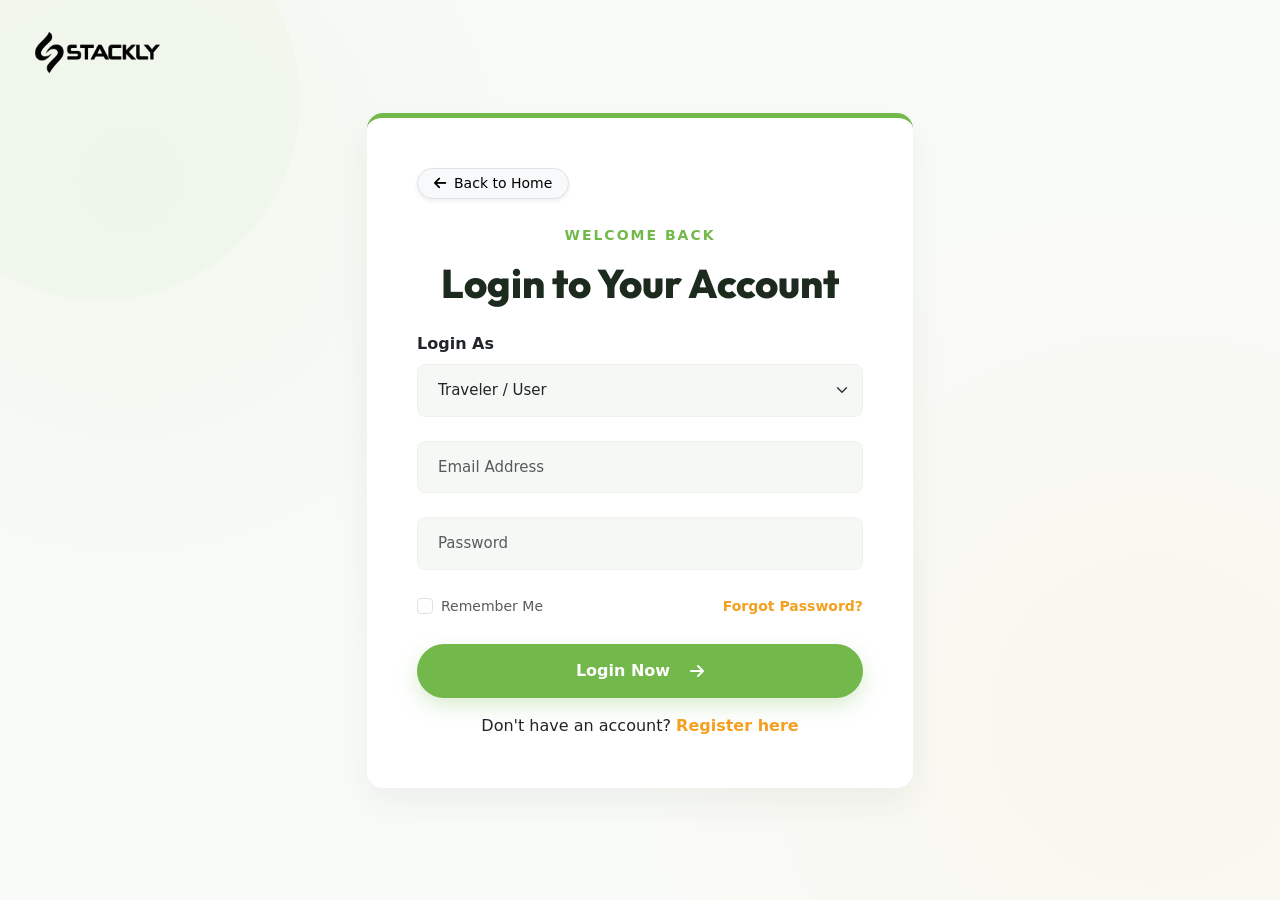
<file: login.html>
<!doctype html>
<html lang="en">
  <head>
    <meta charset="UTF-8" />
    <meta name="viewport" content="width=device-width, initial-scale=1.0" />
    <title>Login - Tripex Travel Agency</title>

    <!-- Bootstrap -->
    <link
      href="https://cdn.jsdelivr.net/npm/bootstrap@5.3.3/dist/css/bootstrap.min.css"
      rel="stylesheet"
    />
    <!-- Font Awesome -->
    <link
      rel="stylesheet"
      href="https://cdnjs.cloudflare.com/ajax/libs/font-awesome/6.5.2/css/all.min.css"
    />
    <!-- Custom CSS Stylesheet -->
    <link rel="stylesheet" href="assets/css/styles.css" />
  </head>

  <body>
    <!-- ====== Login Form Section ====== -->
    <section class="login-form-sec">
      <!-- Top Left Logo -->
      <div class="login-auth-logo">
        <a href="index.html">
          <img
            src="assets/images/logoStackly.webp"
            alt="Stackly Logo"
            class="login-page-logo"
            style="max-height: 45px"
          />
        </a>
      </div>

      <div class="container">
        <div class="row justify-content-center">
          <div class="col-lg-6">
            <div class="contact-form-wrapper reveal reveal-zoom-in">
              <div class="mb-4">
                <a
                  href="index.html"
                  class="btn btn-sm btn-light border rounded-pill px-3 shadow-sm"
                >
                  <i class="fas fa-arrow-left me-2"></i>Back to Home
                </a>
              </div>
              <div class="section-title text-center mb-4">
                <span class="sub-title">Welcome Back</span>
                <h2 class="mb-0">Login to Your Account</h2>
              </div>
              <form
                class="tripex-contact-form"
                id="login-form"
                autocomplete="off"
              >
                <div class="row g-4">
                  <div class="col-12">
                    <label class="form-label fw-bold text-dark">Login As</label>
                    <select
                      class="form-select theme-role-select"
                      name="role"
                      required
                    >
                      <option value="user">Traveler / User</option>
                      <option value="guide">Tour Guide</option>
                      <option value="agency">Travel Agency</option>
                      <option value="admin">Administrator (Admin)</option>
                    </select>
                  </div>
                  <div class="col-12">
                    <input
                      type="email"
                      class="form-control"
                      placeholder="Email Address"
                      name="email"
                      required
                    />
                  </div>
                  <div class="col-12">
                    <input
                      type="password"
                      class="form-control"
                      placeholder="Password"
                      name="password"
                      required
                    />
                  </div>
                  <div
                    class="col-12 d-flex justify-content-between align-items-center"
                  >
                    <div class="form-check">
                      <input
                        class="form-check-input"
                        type="checkbox"
                        id="rememberMe"
                        name="remember"
                      />
                      <label
                        class="form-check-label text-muted small"
                        for="rememberMe"
                      >
                        Remember Me
                      </label>
                    </div>
                    <a href="#" class="text-orange small fw-bold"
                      >Forgot Password?</a
                    >
                  </div>
                  <div class="col-12 text-center mt-4">
                    <button type="submit" class="theme-btn style-one w-100">
                      Login Now <i class="fas fa-arrow-right ms-2"></i>
                    </button>
                  </div>
                  <div class="col-12 text-center mt-3">
                    <p class="mb-0">
                      Don't have an account?
                      <a href="register.html" class="text-orange fw-bold"
                        >Register here</a
                      >
                    </p>
                  </div>
                </div>
              </form>
            </div>
          </div>
        </div>
      </div>
    </section>

    <!-- Bootstrap -->
    <script src="https://cdn.jsdelivr.net/npm/bootstrap@5.3.3/dist/js/bootstrap.bundle.min.js"></script>
    <!-- Custom Interaction Script -->
    <script src="assets/js/script.js"></script>
  </body>
</html>
</file>
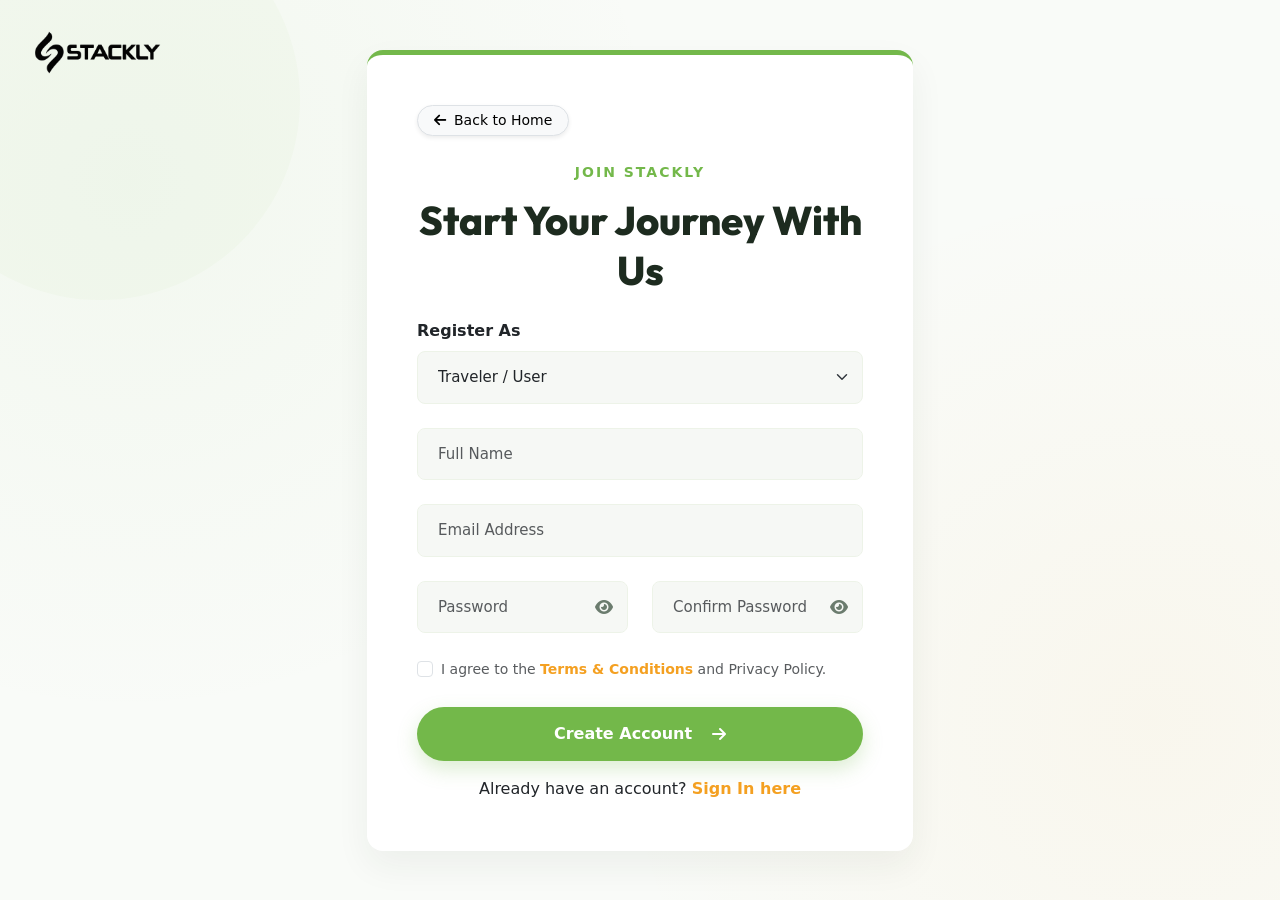
<file: register.html>
<!doctype html>
<html lang="en">
  <head>
    <meta charset="UTF-8" />
    <meta name="viewport" content="width=device-width, initial-scale=1.0" />
    <title>Register - Tripex Travel Agency</title>

    <!-- Bootstrap -->
    <link
      href="https://cdn.jsdelivr.net/npm/bootstrap@5.3.3/dist/css/bootstrap.min.css"
      rel="stylesheet"
    />
    <!-- Font Awesome -->
    <link
      rel="stylesheet"
      href="https://cdnjs.cloudflare.com/ajax/libs/font-awesome/6.5.2/css/all.min.css"
    />
    <!-- Custom CSS Stylesheet -->
    <link rel="stylesheet" href="assets/css/styles.css" />
  </head>

  <body>
    <!-- ====== Register Form Section ====== -->
    <section class="login-form-sec">
      <!-- Top Left Logo -->
      <div class="login-auth-logo">
        <a href="index.html">
          <img
            src="assets/images/logoStackly.webp"
            alt="Stackly Logo"
            class="login-page-logo"
            style="max-height: 45px"
          />
        </a>
      </div>

      <div class="container">
        <div class="row justify-content-center">
          <div class="col-lg-6">
            <div class="contact-form-wrapper reveal reveal-zoom-in">
              <div class="mb-4">
                <a
                  href="index.html"
                  class="btn btn-sm btn-light border rounded-pill px-3 shadow-sm"
                >
                  <i class="fas fa-arrow-left me-2"></i>Back to Home
                </a>
              </div>
              <div class="section-title text-center mb-4">
                <span class="sub-title">Join Stackly</span>
                <h2 class="mb-0">Start Your Journey With Us</h2>
              </div>
              <form
                class="tripex-contact-form"
                id="register-form"
                autocomplete="off"
              >
                <div class="row g-4">
                  <div class="col-12">
                    <label class="form-label fw-bold text-dark"
                      >Register As</label
                    >
                    <select
                      class="form-select theme-role-select"
                      name="role"
                      required
                    >
                      <option value="user">Traveler / User</option>
                      <option value="guide">Tour Guide</option>
                      <option value="agency">Travel Agency</option>
                      <option value="admin">Administrator (Admin)</option>
                    </select>
                  </div>
                  <div class="col-12">
                    <input
                      type="text"
                      class="form-control"
                      placeholder="Full Name"
                      name="name"
                      required
                    />
                  </div>
                  <div class="col-12">
                    <input
                      type="email"
                      class="form-control"
                      placeholder="Email Address"
                      name="email"
                      required
                    />
                  </div>
                  <div class="col-md-6">
                    <div class="position-relative">
                      <input
                        type="password"
                        class="form-control"
                        placeholder="Password"
                        name="password"
                        minlength="8"
                        pattern="(?=.*[A-Z]).+"
                        required
                      />
                      <i class="fas fa-eye password-toggle-icon"></i>
                    </div>
                  </div>
                  <div class="col-md-6">
                    <div class="position-relative">
                      <input
                        type="password"
                        class="form-control"
                        placeholder="Confirm Password"
                        name="confirm_password"
                        minlength="8"
                        pattern="(?=.*[A-Z]).+"
                        required
                      />
                      <i class="fas fa-eye password-toggle-icon"></i>
                    </div>
                  </div>
                  <div class="col-12">
                    <div class="form-check">
                      <input
                        class="form-check-input"
                        type="checkbox"
                        id="termsCheck"
                        name="terms"
                        required
                      />
                      <label
                        class="form-check-label text-muted small"
                        for="termsCheck"
                      >
                        I agree to the
                        <a href="#" class="text-orange fw-bold"
                          >Terms & Conditions</a
                        >
                        and Privacy Policy.
                      </label>
                    </div>
                  </div>
                  <div class="col-12 text-center mt-4">
                    <button type="submit" class="theme-btn style-one w-100">
                      Create Account <i class="fas fa-arrow-right ms-2"></i>
                    </button>
                  </div>
                  <div class="col-12 text-center mt-3">
                    <p class="mb-0">
                      Already have an account?
                      <a href="login.html" class="text-orange fw-bold"
                        >Sign In here</a
                      >
                    </p>
                  </div>
                </div>
              </form>
            </div>
          </div>
        </div>
      </div>
    </section>

    <!-- Bootstrap -->
    <script src="https://cdn.jsdelivr.net/npm/bootstrap@5.3.3/dist/js/bootstrap.bundle.min.js"></script>
    <!-- Custom Interaction Script -->
    <script src="assets/js/script.js"></script>

    <script>
      document.addEventListener("DOMContentLoaded", function () {
        const registerForm = document.getElementById("register-form");
        if (registerForm) {
          registerForm.addEventListener("submit", function (event) {
            event.preventDefault(); // Stop standard form submission

            // 1. Check native validation (required fields, email format, etc.)
            if (!registerForm.checkValidity()) {
              registerForm.reportValidity();
              return;
            }

            const passwordInput =
              registerForm.querySelector('[name="password"]');
            const confirmInput = registerForm.querySelector(
              '[name="confirm_password"]',
            );

            if (passwordInput.value !== confirmInput.value) {
              confirmInput.setCustomValidity("Passwords do not match.");
              confirmInput.reportValidity();

              // Reset the validation state once the user starts typing again
              confirmInput.addEventListener(
                "input",
                function () {
                  confirmInput.setCustomValidity("");
                },
                { once: true },
              );

              return;
            }

            // After successful registration (or for demonstration), redirect to the login page.
            window.location.href = "login.html";
          });
        }
      });
    </script>
  </body>
</html>
</file>
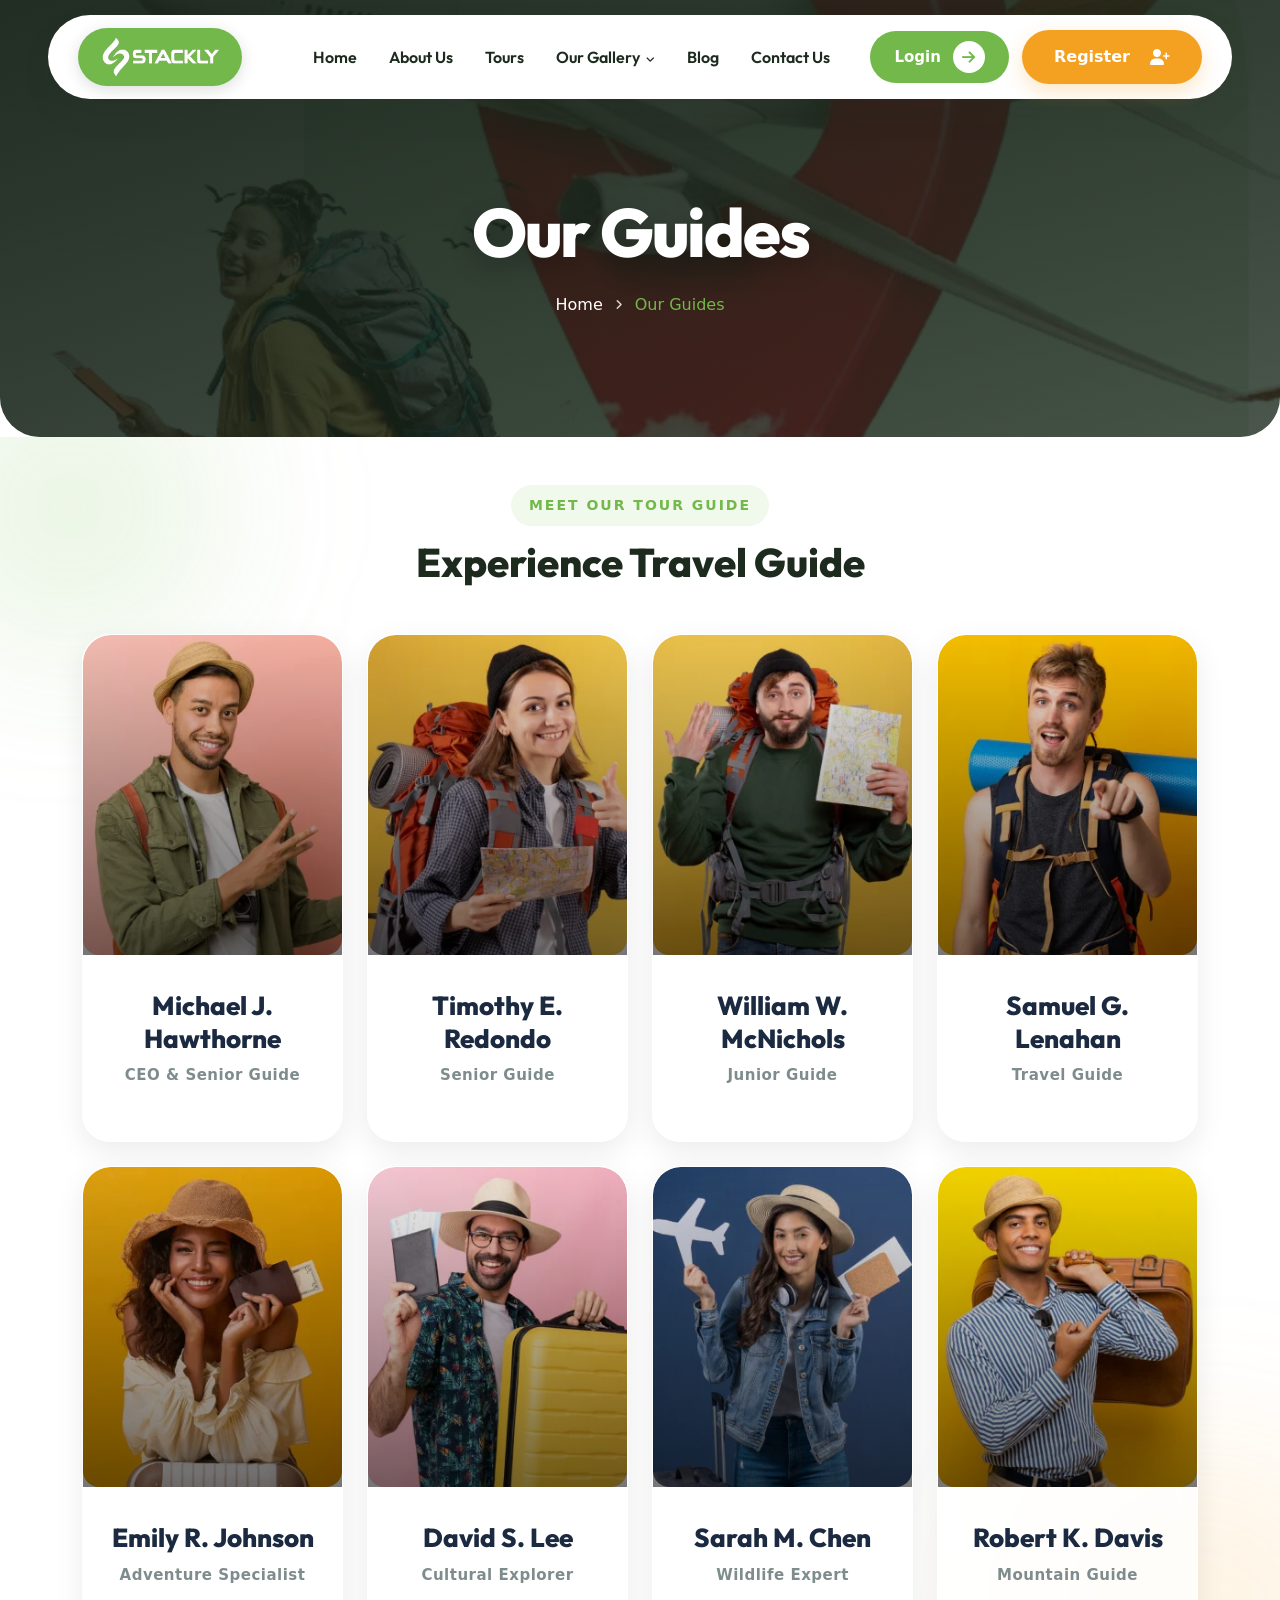
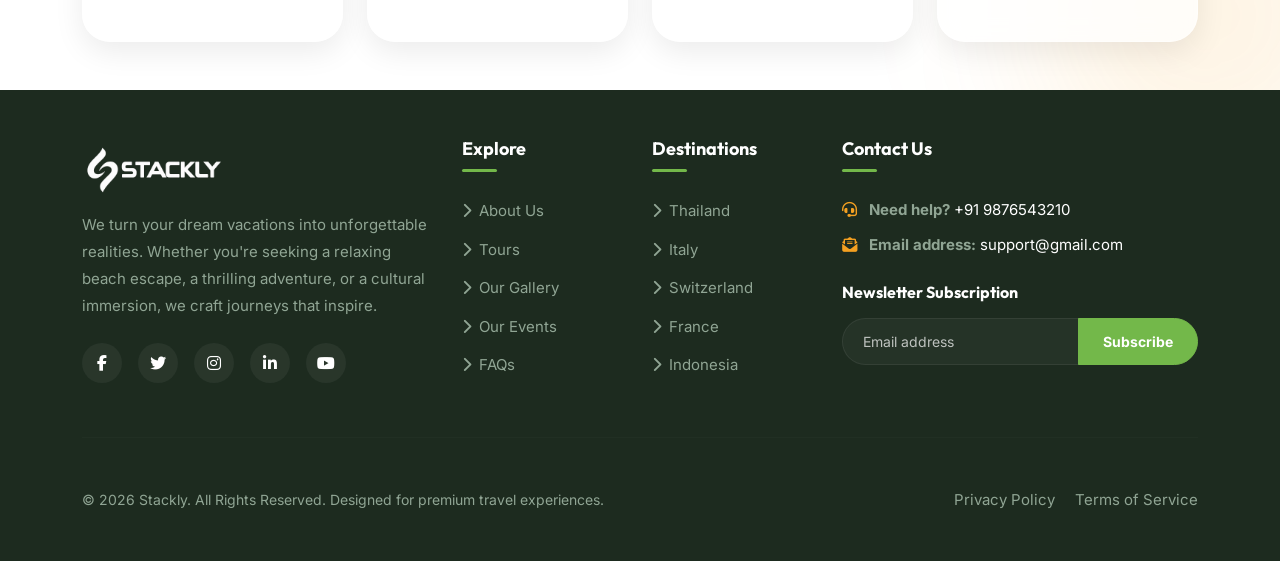
<file: tour-guide.html>
<!doctype html>
<html lang="en">
  <head>
    <meta charset="UTF-8" />
    <meta name="viewport" content="width=device-width, initial-scale=1.0" />
    <title>Meet Our Tour Guides - Tripex</title>

    <!-- Bootstrap -->
    <link
      href="https://cdn.jsdelivr.net/npm/bootstrap@5.3.3/dist/css/bootstrap.min.css"
      rel="stylesheet"
    />

    <!-- Swiper CSS -->
    <link
      rel="stylesheet"
      href="https://cdn.jsdelivr.net/npm/swiper@11/swiper-bundle.min.css"
    />

    <!-- Font Awesome -->
    <link
      rel="stylesheet"
      href="https://cdnjs.cloudflare.com/ajax/libs/font-awesome/6.5.2/css/all.min.css"
    />

    <!-- Custom CSS Stylesheet -->
    <link rel="stylesheet" href="assets/css/tours.css" />
    <link rel="stylesheet" href="assets/css/about.css" />
    <link rel="stylesheet" href="assets/css/styles.css" />
  </head>

  <body>
    <!-- Dynamic Header -->
    <div id="header-placeholder"></div>

    <!-- ====== Start Inner Hero Section ====== -->
    <section
      class="tripex-inner-hero"
      style="
        background-image:
          linear-gradient(rgba(29, 43, 31, 0.75), rgba(29, 43, 31, 0.55)),
          url(&quot;assets/images/home/choose-img1.webp&quot;);
      "
    >
      <div class="container">
        <div class="row">
          <div class="col-lg-12">
            <div class="inner-hero-content text-center reveal reveal-fade-up">
              <h1 class="page-title">Our Guides</h1>
              <ul class="breadcrumb-link justify-content-center">
                <li><a href="index.html">Home</a></li>
                <li class="separator"><i class="fas fa-angle-right"></i></li>
                <li class="active">Our Guides</li>
              </ul>
            </div>
          </div>
        </div>
      </div>
    </section>

    <!-- ====== Start Tour Guide Section ====== -->
    <section class="tripex-team-page pt-5 pb-5">
      <div class="container">
        <div class="row justify-content-center">
          <div class="col-lg-8">
            <!-- Section Title -->
            <div class="section-title text-center mb-5 reveal reveal-fade-up">
              <span class="sub-title">Meet Our Tour Guide</span>
              <h2>Experience Travel Guide</h2>
            </div>
          </div>
        </div>
        <div class="row g-4">
          <!-- Tripex Team Item 1 -->
          <div class="col-xl-3 col-lg-4 col-md-6">
            <div class="tripex-team-item mb-4 reveal reveal-fade-up">
              <div class="member-image">
                <div class="social-box">
                  <a href="#"><i class="fab fa-facebook-f"></i></a>
                  <a href="#"><i class="fab fa-twitter"></i></a>
                  <a href="#"><i class="fab fa-instagram"></i></a>
                  <a href="#"><i class="fab fa-linkedin-in"></i></a>
                </div>
                <img
                  src="assets/images/tours/team-img1.webp"
                  alt="team image"
                  class="img-fluid rounded-4"
                />
              </div>
              <div class="member-info">
                <h4>Michael J. Hawthorne</h4>
                <span class="position">CEO & Senior Guide</span>
              </div>
            </div>
          </div>
          <!-- Tripex Team Item 2 -->
          <div class="col-xl-3 col-lg-4 col-md-6">
            <div
              class="tripex-team-item mb-4 reveal reveal-fade-up"
              style="transition-delay: 0.1s"
            >
              <div class="member-image">
                <div class="social-box">
                  <a href="#"><i class="fab fa-facebook-f"></i></a>
                  <a href="#"><i class="fab fa-twitter"></i></a>
                  <a href="#"><i class="fab fa-instagram"></i></a>
                  <a href="#"><i class="fab fa-linkedin-in"></i></a>
                </div>
                <img
                  src="assets/images/tours/team-img2.webp"
                  alt="team image"
                  class="img-fluid rounded-4"
                />
              </div>
              <div class="member-info">
                <h4>Timothy E. Redondo</h4>
                <span class="position">Senior Guide</span>
              </div>
            </div>
          </div>
          <!-- Tripex Team Item 3 -->
          <div class="col-xl-3 col-lg-4 col-md-6">
            <div
              class="tripex-team-item mb-4 reveal reveal-fade-up"
              style="transition-delay: 0.2s"
            >
              <div class="member-image">
                <div class="social-box">
                  <a href="#"><i class="fab fa-facebook-f"></i></a>
                  <a href="#"><i class="fab fa-twitter"></i></a>
                  <a href="#"><i class="fab fa-instagram"></i></a>
                  <a href="#"><i class="fab fa-linkedin-in"></i></a>
                </div>
                <img
                  src="assets/images/tours/team-img3.webp"
                  alt="team image"
                  class="img-fluid rounded-4"
                />
              </div>
              <div class="member-info">
                <h4>William W. McNichols</h4>
                <span class="position">Junior Guide</span>
              </div>
            </div>
          </div>
          <!-- Tripex Team Item 4 -->
          <div class="col-xl-3 col-lg-4 col-md-6">
            <div
              class="tripex-team-item mb-4 reveal reveal-fade-up"
              style="transition-delay: 0.3s"
            >
              <div class="member-image">
                <div class="social-box">
                  <a href="#"><i class="fab fa-facebook-f"></i></a>
                  <a href="#"><i class="fab fa-twitter"></i></a>
                  <a href="#"><i class="fab fa-instagram"></i></a>
                  <a href="#"><i class="fab fa-linkedin-in"></i></a>
                </div>
                <img
                  src="assets/images/tours/team-img4.webp"
                  alt="team image"
                  class="img-fluid rounded-4"
                />
              </div>
              <div class="member-info">
                <h4>Samuel G. Lenahan</h4>
                <span class="position">Travel Guide</span>
              </div>
            </div>
          </div>
          <!-- Tripex Team Item 5 -->
          <div class="col-xl-3 col-lg-4 col-md-6">
            <div
              class="tripex-team-item mb-4 reveal reveal-fade-up"
              style="transition-delay: 0.4s"
            >
              <div class="member-image">
                <div class="social-box">
                  <a href="#"><i class="fab fa-facebook-f"></i></a>
                  <a href="#"><i class="fab fa-twitter"></i></a>
                  <a href="#"><i class="fab fa-instagram"></i></a>
                  <a href="#"><i class="fab fa-linkedin-in"></i></a>
                </div>
                <img
                  src="assets/images/tours/team-img5.webp"
                  alt="team image"
                  class="img-fluid rounded-4"
                />
              </div>
              <div class="member-info">
                <h4>Emily R. Johnson</h4>
                <span class="position">Adventure Specialist</span>
              </div>
            </div>
          </div>
          <!-- Tripex Team Item 6 -->
          <div class="col-xl-3 col-lg-4 col-md-6">
            <div
              class="tripex-team-item mb-4 reveal reveal-fade-up"
              style="transition-delay: 0.5s"
            >
              <div class="member-image">
                <div class="social-box">
                  <a href="#"><i class="fab fa-facebook-f"></i></a>
                  <a href="#"><i class="fab fa-twitter"></i></a>
                  <a href="#"><i class="fab fa-instagram"></i></a>
                  <a href="#"><i class="fab fa-linkedin-in"></i></a>
                </div>
                <img
                  src="assets/images/tours/team-img6.webp"
                  alt="team image"
                  class="img-fluid rounded-4"
                />
              </div>
              <div class="member-info">
                <h4>David S. Lee</h4>
                <span class="position">Cultural Explorer</span>
              </div>
            </div>
          </div>
          <!-- Tripex Team Item 7 -->
          <div class="col-xl-3 col-lg-4 col-md-6">
            <div
              class="tripex-team-item mb-4 reveal reveal-fade-up"
              style="transition-delay: 0.6s"
            >
              <div class="member-image">
                <div class="social-box">
                  <a href="#"><i class="fab fa-facebook-f"></i></a>
                  <a href="#"><i class="fab fa-twitter"></i></a>
                  <a href="#"><i class="fab fa-instagram"></i></a>
                  <a href="#"><i class="fab fa-linkedin-in"></i></a>
                </div>
                <img
                  src="assets/images/tours/team-img7.webp"
                  alt="team image"
                  class="img-fluid rounded-4"
                />
              </div>
              <div class="member-info">
                <h4>Sarah M. Chen</h4>
                <span class="position">Wildlife Expert</span>
              </div>
            </div>
          </div>
          <!-- Tripex Team Item 8 -->
          <div class="col-xl-3 col-lg-4 col-md-6">
            <div
              class="tripex-team-item mb-4 reveal reveal-fade-up"
              style="transition-delay: 0.7s"
            >
              <div class="member-image">
                <div class="social-box">
                  <a href="#"><i class="fab fa-facebook-f"></i></a>
                  <a href="#"><i class="fab fa-twitter"></i></a>
                  <a href="#"><i class="fab fa-instagram"></i></a>
                  <a href="#"><i class="fab fa-linkedin-in"></i></a>
                </div>
                <img
                  src="assets/images/tours/team-img8.webp"
                  alt="team image"
                  class="img-fluid rounded-4"
                />
              </div>
              <div class="member-info">
                <h4>Robert K. Davis</h4>
                <span class="position">Mountain Guide</span>
              </div>
            </div>
          </div>
        </div>
      </div>
    </section>

    <!-- ====== Placeholder for Dynamic Footer ====== -->
    <div id="footer-placeholder"></div>

    <!-- Scripts -->
    <script src="https://cdn.jsdelivr.net/npm/bootstrap@5.3.3/dist/js/bootstrap.bundle.min.js"></script>
    <script src="https://cdn.jsdelivr.net/npm/swiper@11/swiper-bundle.min.js"></script>
    <script src="assets/js/script.js"></script>
  </body>
</html>
</file>
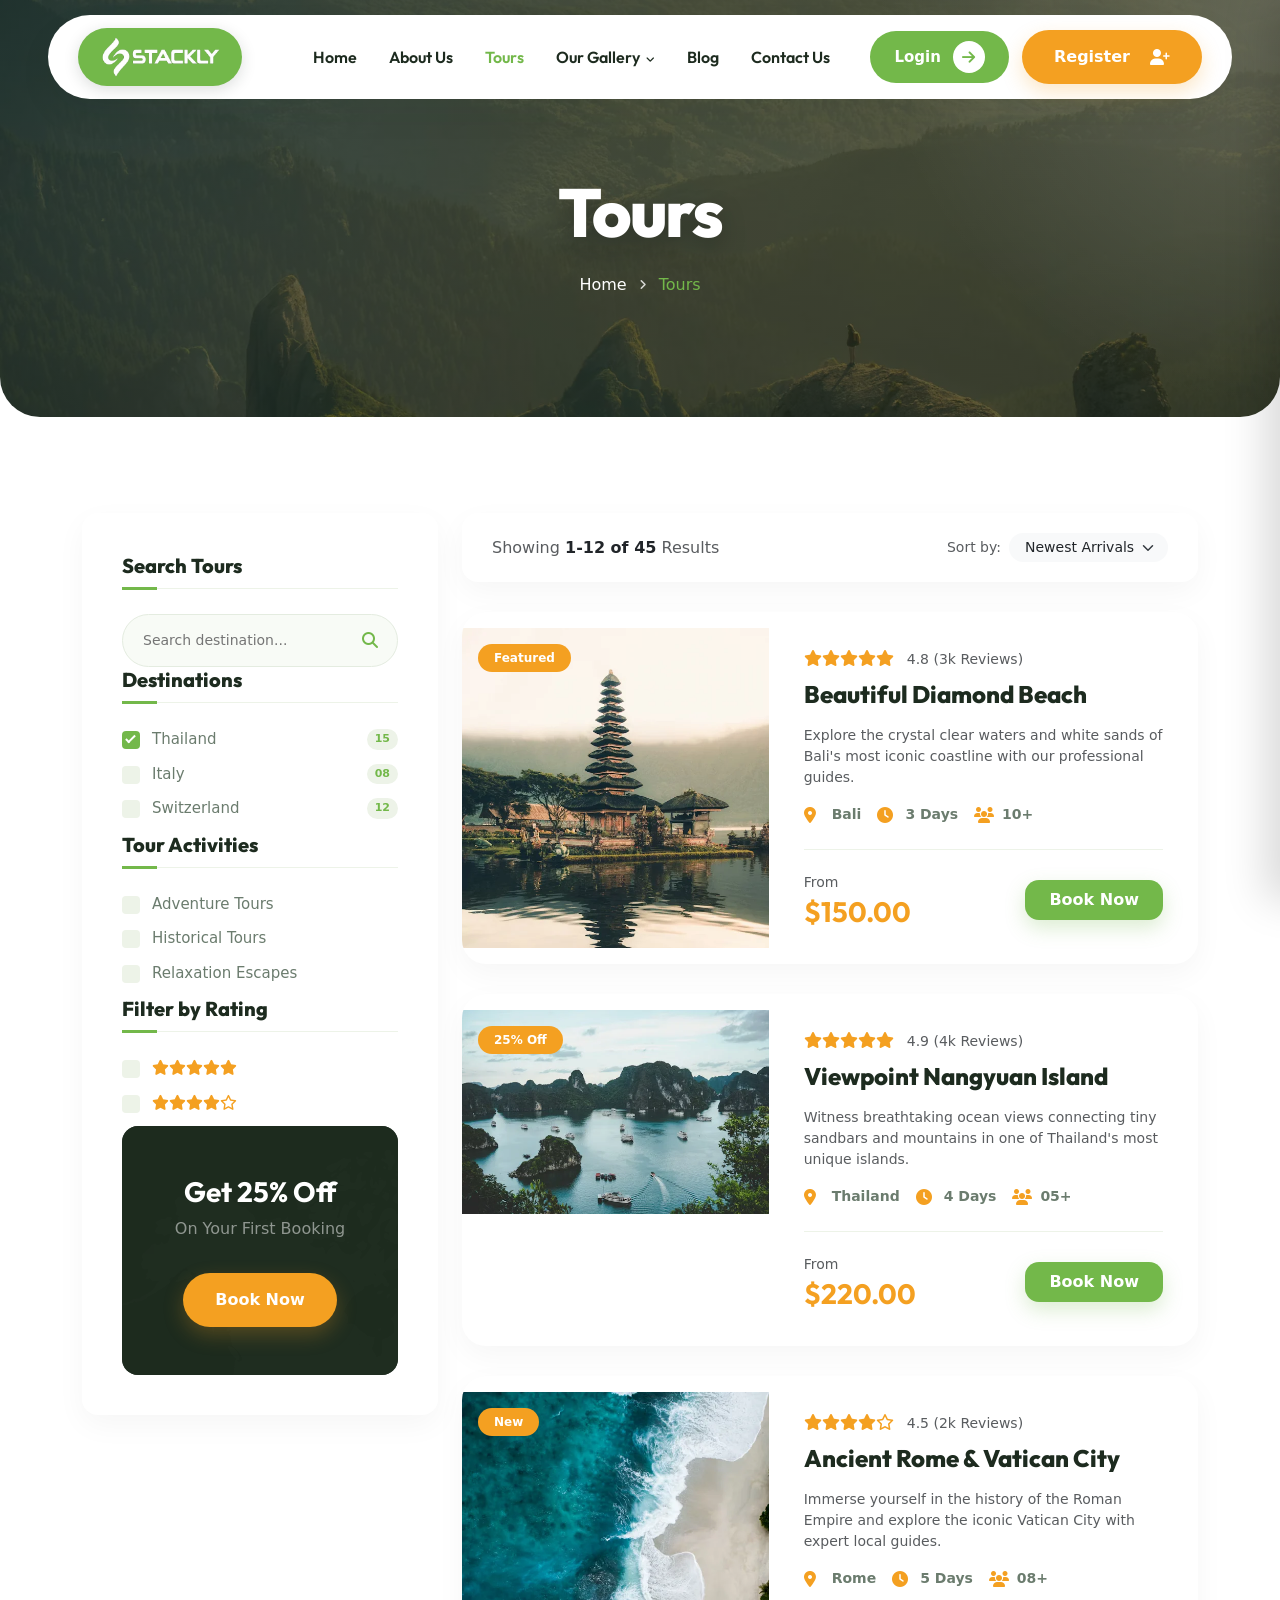
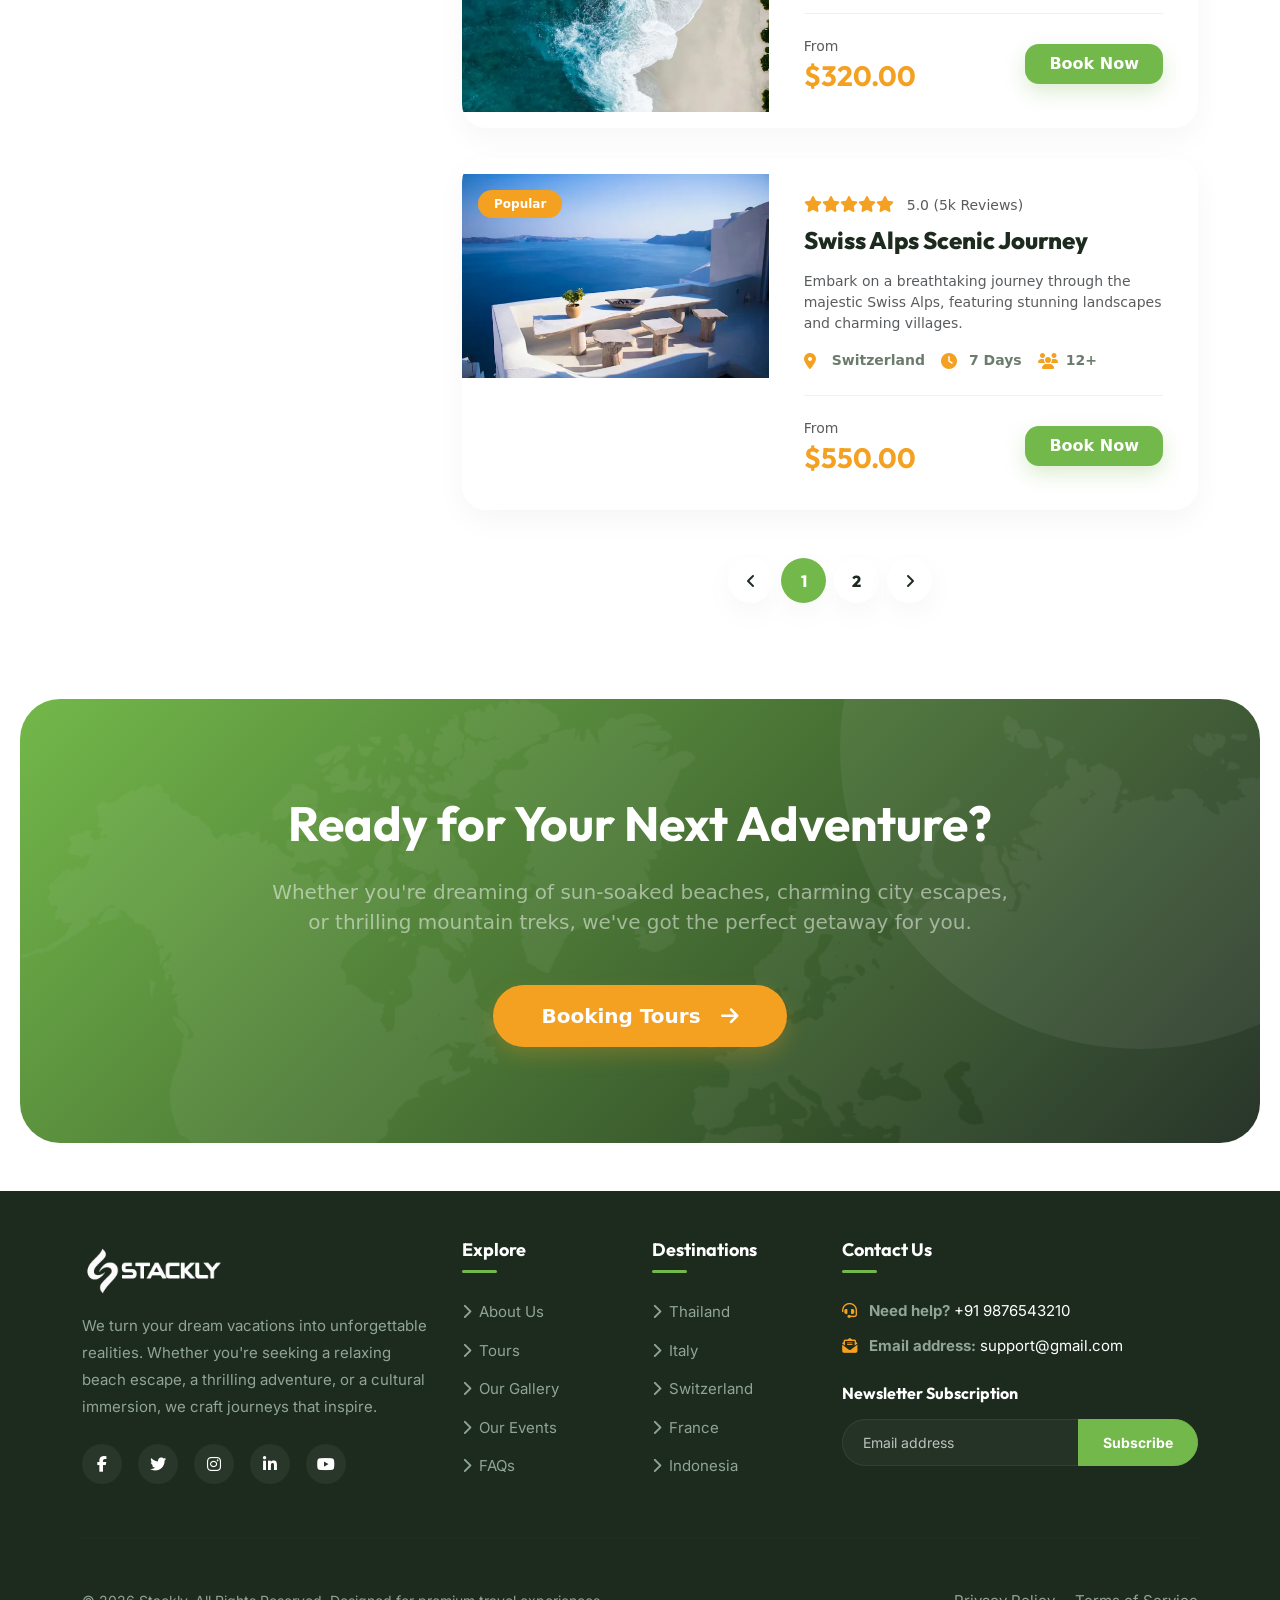
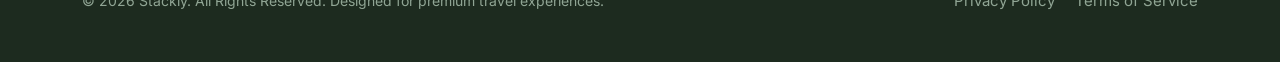
<file: tours.html>
<!doctype html>
<html lang="en">
  <head>
    <meta charset="UTF-8" />
    <meta name="viewport" content="width=device-width, initial-scale=1.0" />
    <title>Tours List - Tripex Travel Agency</title>

    <!-- Bootstrap -->
    <link
      href="https://cdn.jsdelivr.net/npm/bootstrap@5.3.3/dist/css/bootstrap.min.css"
      rel="stylesheet"
    />
    <!-- Font Awesome -->
    <link
      rel="stylesheet"
      href="https://cdnjs.cloudflare.com/ajax/libs/font-awesome/6.5.2/css/all.min.css"
    />
    <!-- Custom CSS Stylesheet -->
    <link rel="stylesheet" href="assets/css/styles.css" />
    <link rel="stylesheet" href="assets/css/about.css" />
    <link rel="stylesheet" href="assets/css/tours.css" />
  </head>

  <body>
    <!-- ====== Tripex Offcanvas Panel ====== -->
    <div class="tripex-offcanvas-panel" id="tripex-offcanvas-drawer">
      <div class="offcanvas-panel-inner">
        <div
          class="panel-header d-flex justify-content-between align-items-center"
        >
          <a href="index.html" class="brand-logo">
            <img
              src="assets/images/logoStackly.webp"
              alt="Stackly Logo"
              class="logo-img"
            />
          </a>
          <div class="panel-close-btn" id="offcanvas-close-trigger">
            <i class="fas fa-times"></i>
          </div>
        </div>
        <div class="offcanvas-body">
          <div class="panel-box mb-40">
            <h4 class="panel-widget-title">Who Tripex Agency?</h4>
            <p>
              We turn your dream vacations into unforgettable realities. Whether
              you're seeking a relaxing beach escape or a thrilling adventure.
            </p>
          </div>
        </div>
      </div>
    </div>

    <!-- Dynamic Header -->
    <div id="header-placeholder"></div>

    <!-- ====== Start Inner Hero Section ====== -->
    <section
      class="tripex-inner-hero"
      style="
        background-image:
          linear-gradient(rgba(29, 43, 31, 0.7), rgba(29, 43, 31, 0.7)),
          url(&quot;assets/images/tours/tours-banner-image.webp&quot;);
      "
    >
      <div class="container">
        <div class="row">
          <div class="col-lg-12">
            <div class="inner-hero-content text-center reveal reveal-fade-up">
              <h1 class="page-title">Tours</h1>
              <ul class="breadcrumb-link justify-content-center">
                <li><a href="index.html">Home</a></li>
                <li class="separator"><i class="fas fa-angle-right"></i></li>
                <li class="active">Tours</li>
              </ul>
            </div>
          </div>
        </div>
      </div>
    </section>

    <!-- ====== Start Tour List Section ====== -->
    <section class="tripex-tour-list-sec py-5 my-5">
      <div class="container">
        <div class="row g-4">
          <!-- Sidebar Filters -->
          <div class="col-xl-4">
            <aside class="tour-sidebar reveal reveal-slide-left">
              <!-- Search Widget -->
              <div class="sidebar-widget mb-40">
                <h4 class="widget-title">Search Tours</h4>
                <form class="sidebar-search-form">
                  <input type="text" placeholder="Search destination..." />
                  <button type="submit"><i class="fas fa-search"></i></button>
                </form>
              </div>

              <!-- Destination Filter -->
              <div class="sidebar-widget mb-40">
                <h4 class="widget-title">Destinations</h4>
                <div class="widget-content custom-checkbox-list">
                  <div
                    class="filter-item d-flex justify-content-between align-items-center"
                  >
                    <label class="check-container"
                      >Thailand
                      <input type="checkbox" checked="checked" />
                      <span class="checkmark"></span>
                    </label>
                    <span class="count">15</span>
                  </div>
                  <div
                    class="filter-item d-flex justify-content-between align-items-center"
                  >
                    <label class="check-container"
                      >Italy
                      <input type="checkbox" />
                      <span class="checkmark"></span>
                    </label>
                    <span class="count">08</span>
                  </div>
                  <div
                    class="filter-item d-flex justify-content-between align-items-center"
                  >
                    <label class="check-container"
                      >Switzerland
                      <input type="checkbox" />
                      <span class="checkmark"></span>
                    </label>
                    <span class="count">12</span>
                  </div>
                </div>
              </div>

              <!-- Activities Filter -->
              <div class="sidebar-widget mb-40">
                <h4 class="widget-title">Tour Activities</h4>
                <div class="widget-content custom-checkbox-list">
                  <div class="filter-item">
                    <label class="check-container"
                      >Adventure Tours
                      <input type="checkbox" />
                      <span class="checkmark"></span>
                    </label>
                  </div>
                  <div class="filter-item">
                    <label class="check-container"
                      >Historical Tours
                      <input type="checkbox" />
                      <span class="checkmark"></span>
                    </label>
                  </div>
                  <div class="filter-item">
                    <label class="check-container"
                      >Relaxation Escapes
                      <input type="checkbox" />
                      <span class="checkmark"></span>
                    </label>
                  </div>
                </div>
              </div>

              <!-- Review Filter -->
              <div class="sidebar-widget mb-40">
                <h4 class="widget-title">Filter by Rating</h4>
                <div class="widget-content custom-checkbox-list">
                  <div class="filter-item">
                    <label class="check-container">
                      <span class="stars text-orange"
                        ><i class="fas fa-star"></i><i class="fas fa-star"></i
                        ><i class="fas fa-star"></i><i class="fas fa-star"></i
                        ><i class="fas fa-star"></i
                      ></span>
                      <input type="checkbox" />
                      <span class="checkmark"></span>
                    </label>
                  </div>
                  <div class="filter-item">
                    <label class="check-container">
                      <span class="stars text-orange"
                        ><i class="fas fa-star"></i><i class="fas fa-star"></i
                        ><i class="fas fa-star"></i><i class="fas fa-star"></i
                        ><i class="far fa-star"></i
                      ></span>
                      <input type="checkbox" />
                      <span class="checkmark"></span>
                    </label>
                  </div>
                </div>
              </div>

              <div class="sidebar-widget promo-widget">
                <div
                  class="promo-banner text-center text-white p-5 rounded-4"
                  style="
                    background: var(--dark);
                    background-image: url(&quot;assets/images/home/map-bg.webp&quot;);
                  "
                >
                  <h3 class="text-white">Get 25% Off</h3>
                  <p class="text-white-50">On Your First Booking</p>
                  <a href="#" class="theme-btn style-two mt-3">Book Now</a>
                </div>
              </div>
            </aside>
          </div>

          <!-- Tour List Items -->
          <div class="col-xl-8">
            <div class="tripex-list-wrapper">
              <!-- Sorting Bar -->
              <div
                class="tour-sorting-bar mb-4 p-3 bg-white rounded-4 border d-flex justify-content-between align-items-center reveal reveal-fade-up"
              >
                <div class="results-text">
                  <p class="mb-0 text-muted">
                    Showing
                    <span class="text-dark fw-bold">1-12 of 45</span> Results
                  </p>
                </div>
                <div class="sort-select d-flex align-items-center gap-2">
                  <span class="small text-muted text-nowrap">Sort by:</span>
                  <select
                    class="form-select form-select-sm border-0 bg-light rounded-pill px-3"
                  >
                    <option selected>Newest Arrivals</option>
                    <option value="1">Price: Low to High</option>
                    <option value="2">Price: High to Low</option>
                    <option value="3">Top Rated</option>
                  </select>
                </div>
              </div>

              <!-- Tour List Item 1 -->
              <div class="tripex-tour-list-item mb-4 reveal reveal-fade-up">
                <div class="row g-0 align-items-center">
                  <div class="col-md-5">
                    <div class="thumbnail position-relative overflow-hidden">
                      <img
                        src="assets/images/home/Start Popular Tours1.webp"
                        alt="Tour"
                        class="img-fluid w-100 object-fit-cover"
                      />
                      <div class="tag position-absolute top-0 start-0 m-3">
                        <span class="badge bg-orange rounded-pill px-3 py-2"
                          >Featured</span
                        >
                      </div>
                    </div>
                  </div>
                  <div class="col-md-7">
                    <div class="content p-4">
                      <div class="ratings text-orange mb-2">
                        <i class="fas fa-star"></i><i class="fas fa-star"></i
                        ><i class="fas fa-star"></i><i class="fas fa-star"></i
                        ><i class="fas fa-star"></i>
                        <span class="text-muted small ms-2"
                          >4.8 (3k Reviews)</span
                        >
                      </div>
                      <h4 class="title mb-3">
                        <a href="#">Beautiful Diamond Beach</a>
                      </h4>
                      <p class="text-muted small mb-3">
                        Explore the crystal clear waters and white sands of
                        Bali's most iconic coastline with our professional
                        guides.
                      </p>
                      <div class="meta d-flex gap-3 mb-4">
                        <span class="small"
                          ><i
                            class="fas fa-map-marker-alt text-orange me-1"
                          ></i>
                          Bali</span
                        >
                        <span class="small"
                          ><i class="fas fa-clock text-orange me-1"></i> 3
                          Days</span
                        >
                        <span class="small"
                          ><i class="fas fa-users text-orange me-1"></i>
                          10+</span
                        >
                      </div>
                      <div
                        class="footer d-flex justify-content-between align-items-center border-top pt-3"
                      >
                        <div class="price">
                          <span class="text-muted small">From</span>
                          <h3 class="mb-0 fw-bold text-orange">$150.00</h3>
                        </div>
                        <a href="#" class="theme-btn style-one py-2 px-4"
                          >Book Now</a
                        >
                      </div>
                    </div>
                  </div>
                </div>
              </div>

              <!-- Tour List Item 2 -->
              <div class="tripex-tour-list-item mb-4 reveal reveal-fade-up">
                <div class="row g-0 align-items-center">
                  <div class="col-md-5">
                    <div class="thumbnail position-relative overflow-hidden">
                      <img
                        src="assets/images/home/Start Popular Tours2.webp"
                        alt="Tour"
                        class="img-fluid w-100 object-fit-cover"
                      />
                      <div class="tag position-absolute top-0 start-0 m-3">
                        <span class="badge bg-orange rounded-pill px-3 py-2"
                          >25% Off</span
                        >
                      </div>
                    </div>
                  </div>
                  <div class="col-md-7">
                    <div class="content p-4">
                      <div class="ratings text-orange mb-2">
                        <i class="fas fa-star"></i><i class="fas fa-star"></i
                        ><i class="fas fa-star"></i><i class="fas fa-star"></i
                        ><i class="fas fa-star"></i>
                        <span class="text-muted small ms-2"
                          >4.9 (4k Reviews)</span
                        >
                      </div>
                      <h4 class="title mb-3">
                        <a href="#">Viewpoint Nangyuan Island</a>
                      </h4>
                      <p class="text-muted small mb-3">
                        Witness breathtaking ocean views connecting tiny
                        sandbars and mountains in one of Thailand's most unique
                        islands.
                      </p>
                      <div class="meta d-flex gap-3 mb-4">
                        <span class="small"
                          ><i
                            class="fas fa-map-marker-alt text-orange me-1"
                          ></i>
                          Thailand</span
                        >
                        <span class="small"
                          ><i class="fas fa-clock text-orange me-1"></i> 4
                          Days</span
                        >
                        <span class="small"
                          ><i class="fas fa-users text-orange me-1"></i>
                          05+</span
                        >
                      </div>
                      <div
                        class="footer d-flex justify-content-between align-items-center border-top pt-3"
                      >
                        <div class="price">
                          <span class="text-muted small">From</span>
                          <h3 class="mb-0 fw-bold text-orange">$220.00</h3>
                        </div>
                        <a href="#" class="theme-btn style-one py-2 px-4"
                          >Book Now</a
                        >
                      </div>
                    </div>
                  </div>
                </div>
              </div>

              <!-- Tour List Item 3 -->
              <div class="tripex-tour-list-item mb-4 reveal reveal-fade-up">
                <div class="row g-0 align-items-center">
                  <div class="col-md-5">
                    <div class="thumbnail position-relative overflow-hidden">
                      <img
                        src="assets/images/home/Start Popular Tours3.webp"
                        alt="Tour"
                        class="img-fluid w-100 object-fit-cover"
                      />
                      <div class="tag position-absolute top-0 start-0 m-3">
                        <span class="badge bg-orange rounded-pill px-3 py-2"
                          >New</span
                        >
                      </div>
                    </div>
                  </div>
                  <div class="col-md-7">
                    <div class="content p-4">
                      <div class="ratings text-orange mb-2">
                        <i class="fas fa-star"></i><i class="fas fa-star"></i
                        ><i class="fas fa-star"></i><i class="fas fa-star"></i
                        ><i class="far fa-star"></i>
                        <span class="text-muted small ms-2"
                          >4.5 (2k Reviews)</span
                        >
                      </div>
                      <h4 class="title mb-3">
                        <a href="#">Ancient Rome & Vatican City</a>
                      </h4>
                      <p class="text-muted small mb-3">
                        Immerse yourself in the history of the Roman Empire and
                        explore the iconic Vatican City with expert local
                        guides.
                      </p>
                      <div class="meta d-flex gap-3 mb-4">
                        <span class="small"
                          ><i
                            class="fas fa-map-marker-alt text-orange me-1"
                          ></i>
                          Rome</span
                        >
                        <span class="small"
                          ><i class="fas fa-clock text-orange me-1"></i> 5
                          Days</span
                        >
                        <span class="small"
                          ><i class="fas fa-users text-orange me-1"></i>
                          08+</span
                        >
                      </div>
                      <div
                        class="footer d-flex justify-content-between align-items-center border-top pt-3"
                      >
                        <div class="price">
                          <span class="text-muted small">From</span>
                          <h3 class="mb-0 fw-bold text-orange">$320.00</h3>
                        </div>
                        <a href="#" class="theme-btn style-one py-2 px-4"
                          >Book Now</a
                        >
                      </div>
                    </div>
                  </div>
                </div>
              </div>

              <!-- Tour List Item 4 -->
              <div class="tripex-tour-list-item mb-4 reveal reveal-fade-up">
                <div class="row g-0 align-items-center">
                  <div class="col-md-5">
                    <div class="thumbnail position-relative overflow-hidden">
                      <img
                        src="assets/images/home/Start Popular Tours4.webp"
                        alt="Tour"
                        class="img-fluid w-100 object-fit-cover"
                      />
                      <div class="tag position-absolute top-0 start-0 m-3">
                        <span class="badge bg-orange rounded-pill px-3 py-2"
                          >Popular</span
                        >
                      </div>
                    </div>
                  </div>
                  <div class="col-md-7">
                    <div class="content p-4">
                      <div class="ratings text-orange mb-2">
                        <i class="fas fa-star"></i><i class="fas fa-star"></i
                        ><i class="fas fa-star"></i><i class="fas fa-star"></i
                        ><i class="fas fa-star"></i>
                        <span class="text-muted small ms-2"
                          >5.0 (5k Reviews)</span
                        >
                      </div>
                      <h4 class="title mb-3">
                        <a href="#">Swiss Alps Scenic Journey</a>
                      </h4>
                      <p class="text-muted small mb-3">
                        Embark on a breathtaking journey through the majestic
                        Swiss Alps, featuring stunning landscapes and charming
                        villages.
                      </p>
                      <div class="meta d-flex gap-3 mb-4">
                        <span class="small"
                          ><i
                            class="fas fa-map-marker-alt text-orange me-1"
                          ></i>
                          Switzerland</span
                        >
                        <span class="small"
                          ><i class="fas fa-clock text-orange me-1"></i> 7
                          Days</span
                        >
                        <span class="small"
                          ><i class="fas fa-users text-orange me-1"></i>
                          12+</span
                        >
                      </div>
                      <div
                        class="footer d-flex justify-content-between align-items-center border-top pt-3"
                      >
                        <div class="price">
                          <span class="text-muted small">From</span>
                          <h3 class="mb-0 fw-bold text-orange">$550.00</h3>
                        </div>
                        <a href="#" class="theme-btn style-one py-2 px-4"
                          >Book Now</a
                        >
                      </div>
                    </div>
                  </div>
                </div>
              </div>
            </div>

            <!-- Pagination -->
            <div
              class="pagination-wrapper mt-5 text-center reveal reveal-fade-up"
            >
              <ul
                class="pagination list-unstyled d-flex justify-content-center gap-2"
              >
                <li>
                  <a href="#" class="page-link-custom"
                    ><i class="fas fa-angle-left"></i
                  ></a>
                </li>
                <li><a href="#" class="page-link-custom active">1</a></li>
                <li><a href="#" class="page-link-custom">2</a></li>
                <li>
                  <a href="#" class="page-link-custom"
                    ><i class="fas fa-angle-right"></i
                  ></a>
                </li>
              </ul>
            </div>
          </div>
        </div>
      </div>
    </section>

    <!-- ====== CTA Section ====== -->
    <section
      class="tripex-cta-sec-centered py-5 my-5 bg-orange text-white text-center position-relative overflow-hidden"
    >
      <div class="container position-relative py-5" style="z-index: 2">
        <div class="row justify-content-center">
          <div class="col-lg-8 reveal reveal-fade-up">
            <h2 class="text-white mb-4 display-5 fw-bold">
              Ready for Your Next Adventure?
            </h2>
            <p class="text-white-50 mb-5 fs-5">
              Whether you're dreaming of sun-soaked beaches, charming city
              escapes, or thrilling mountain treks, we've got the perfect
              getaway for you.
            </p>
            <a href="#" class="theme-btn style-two fs-5 px-5 py-3"
              >Booking Tours <i class="fas fa-arrow-right ms-2"></i
            ></a>
          </div>
        </div>
      </div>
      <div
        class="map-bg position-absolute top-0 start-0 w-100 h-100 opacity-10"
        style="
          background-image: url(&quot;assets/images/home/map-bg.webp&quot;);
          background-size: cover;
        "
      ></div>
    </section>

    <div id="footer-placeholder"></div>

    <!-- Bootstrap -->
    <script src="https://cdn.jsdelivr.net/npm/bootstrap@5.3.3/dist/js/bootstrap.bundle.min.js"></script>
    <!-- Custom Interaction Script -->
    <script src="assets/js/script.js"></script>
  </body>
</html>
</file>
<file: assets/css/styles.css>
@import url("https://fonts.googleapis.com/css2?family=Inter:wght@300;400;500;600;700&family=Outfit:wght@400;500;600;700;800&display=swap");

/* ==========================================================================
   CSS VARIABLES & DESIGN TOKENS
   ========================================================================== */
:root {
  --primary: #73b84a;
  --primary-hover: #5ca138;
  --secondary: #f4a021;
  --secondary-hover: #e58d10;
  --dark: #1d2b1f;
  --light: #f6f8f5;
  --light-green: #edf3e8;
  --white: #ffffff;
  --gray-bg: #f9fbf8;

  --text-main: #2b3a2e;
  --text-muted: #6b7c6e;
  --text-muted-green: #90a594;

  --font-heading: "Outfit", sans-serif;
  --font-body: "Inter", sans-serif;

  --transition-smooth: all 0.5s cubic-bezier(0.16, 1, 0.3, 1);
  --transition-fast: all 0.25s ease;

  --shadow-premium: 0 15px 35px rgba(29, 43, 31, 0.06);
  --shadow-hover: 0 25px 50px rgba(29, 43, 31, 0.12);
  --shadow-card: 0 10px 30px rgba(0, 0, 0, 0.04);
  --shadow-header: 0 10px 30px rgba(29, 43, 31, 0.05);

  --radius-sm: 8px;
  --radius-md: 16px;
  --radius-pill: 50px;
}

/* ==========================================================================
   GLOBAL RESET & BASIC AESTHETICS
   ========================================================================== */
* {
  margin: 0;
  padding: 0;
  box-sizing: border-box;
}

html,
body {
  width: 100%;
  overflow-x: hidden;
  scroll-behavior: smooth;
}

h1,
h2,
h3,
h4,
h5,
h6 {
  font-family: var(--font-heading);
  font-weight: 700;
  color: var(--dark);
  line-height: 1.25;
}

a {
  text-decoration: none;
  color: inherit;
  transition: var(--transition-fast);
}

ul {
  list-style: none;
  margin: 0;
  padding: 0;
}

img {
  max-width: 100%;
  height: auto;
  display: block;
}

button,
input,
select {
  font-family: inherit;
  outline: none;
}

/* Scrollbar customization */
::-webkit-scrollbar {
  width: 8px;
  height: 8px;
}

::-webkit-scrollbar-track {
  background: var(--light);
}

::-webkit-scrollbar-thumb {
  background: var(--text-muted-green);
  border-radius: 10px;
}

::-webkit-scrollbar-thumb:hover {
  background: var(--primary);
}

/* ==========================================================================
   COMMON COMPONENTS & BUTTONS
   ========================================================================== */
.theme-btn {
  display: inline-flex;
  align-items: center;
  justify-content: center;
  gap: 12px;
  padding: 15px 32px;
  font-size: 16px;
  font-weight: 700;
  border-radius: var(--radius-pill);
  transition: var(--transition-smooth);
  cursor: pointer;
  border: none;
  white-space: nowrap;
}

.theme-btn.style-one {
  background-color: var(--primary);
  color: var(--white);
  box-shadow: 0 8px 20px rgba(115, 184, 74, 0.25);
}

.theme-btn.style-one:hover {
  background-color: var(--primary-hover);
  transform: translateY(-3px);
  box-shadow: 0 12px 25px rgba(115, 184, 74, 0.35);
  color: var(--white);
}

.theme-btn.style-two {
  background-color: var(--secondary);
  color: var(--white);
  box-shadow: 0 8px 20px rgba(244, 160, 33, 0.25);
}

.theme-btn.style-two:hover {
  background-color: var(--secondary-hover);
  transform: translateY(-3px);
  box-shadow: 0 12px 25px rgba(244, 160, 33, 0.35);
  color: var(--white);
}

.section-title {
  max-width: 650px;
  margin: 0 auto;
}

.section-title .sub-title {
  display: inline-block;
  color: var(--primary);
  font-weight: 700;
  text-transform: uppercase;
  letter-spacing: 2px;
  margin-bottom: 12px;
  font-size: 14px;
}

.tripex-cta-sec-centered {
  border-radius: 40px;
  margin: 120px auto;
  width: calc(100% - 40px);
  background: linear-gradient(135deg, #73b84a, #1d2b1f);
  overflow: hidden;
  position: relative;
  z-index: 1;
}

.tripex-cta-sec-centered::before {
  content: "";
  position: absolute;
  width: 600px;
  height: 600px;
  background: rgba(255, 255, 255, 0.06);
  border-radius: 50%;
  top: -250px;
  right: -180px;
}

.section-title h2 {
  font-size: 40px;
  font-weight: 800;
}

.section-title h2 span {
  color: var(--secondary);
}

.text-orange {
  color: #f4a021 !important;
}

.icon-btn {
  display: inline-flex;
  align-items: center;
  justify-content: center;
  width: 45px;
  height: 45px;
  border-radius: 50%;
  background-color: var(--primary);
  color: var(--white);
  transition: var(--transition-fast);
  box-shadow: 0 5px 15px rgba(115, 184, 74, 0.2);
}

.icon-btn:hover {
  background-color: var(--primary-hover);
  transform: translateY(-2px);
  box-shadow: 0 8px 20px rgba(115, 184, 74, 0.3);
}

.icon-btn i {
  font-family: "Font Awesome 6 Free" !important;
  font-weight: 900 !important;
  color: var(--white) !important;
  font-size: 18px !important;
  line-height: 1 !important;
  display: inline-block !important;
  -webkit-font-smoothing: antialiased;
  -moz-osx-font-smoothing: grayscale;
}

.bg-orange {
  background-color: #f4a021 !important;
}
/* ==========================================================================
   PREMIUM PRELOADER
   ========================================================================== */

.preloader {
  position: fixed;
  inset: 0;
  width: 100%;
  height: 100%;
  z-index: 999999;
  overflow: hidden;
  display: flex;
  align-items: center;
  justify-content: center;
  background: var(--dark);
  transition:
    opacity 0.8s ease,
    visibility 0.8s ease;
}

.preloader.fade-out {
  opacity: 0;
  visibility: hidden;
}

/* ==============================
   Animated Background Glow
================================= */

.preloader::before,
.preloader::after {
  content: "";
  position: absolute;
  border-radius: 50%;
  filter: blur(120px);
  opacity: 0.5;
}

.preloader::before {
  width: 350px;
  height: 350px;
  background: rgba(115, 184, 74, 0.2);
  top: -100px;
  left: -100px;
  animation: floatingGlow 6s ease-in-out infinite;
}

.preloader::after {
  width: 300px;
  height: 300px;
  background: rgba(244, 160, 33, 0.1);
  bottom: -100px;
  right: -100px;
  animation: floatingGlow 8s ease-in-out infinite reverse;
}

/* ==============================
   Loader Box
================================= */

.loader-content {
  position: relative;

  display: flex;
  flex-direction: column;
  align-items: center;
  justify-content: center;
  width: 90%;
  max-width: 320px;
  height: auto;
  aspect-ratio: 1 / 1;

  border-radius: 30px;

  background: rgba(255, 255, 255, 0.08);

  border: 1px solid rgba(255, 255, 255, 0.12);

  backdrop-filter: blur(20px);

  box-shadow:
    0 0 50px rgba(0, 0, 0, 0.35),
    inset 0 0 30px rgba(255, 255, 255, 0.05);
}

/* ==============================
   Rotating Rings
================================= */

.loader-circle {
  position: relative;
  width: 160px;
  height: 160px;
  border-radius: 50%;
  display: flex;
  align-items: center;
  justify-content: center;
}

.loader-circle::before,
.loader-circle::after {
  content: "";
  position: absolute;
  border-radius: 50%;
}

.loader-circle::before {
  inset: -10px;
  border: 3px solid transparent;
  border-top-color: var(--primary);
  border-bottom-color: var(--primary);

  animation: rotateRing 2s linear infinite;

  box-shadow: 0 0 25px rgba(115, 184, 74, 0.3);
}

.loader-circle::after {
  inset: 12px;
  border: 3px solid transparent;
  border-left-color: #ffffff;
  border-right-color: #ffffff;

  animation: rotateRingReverse 1.5s linear infinite;
}

.travel-icon {
  position: absolute;
  width: 180px;
  height: 180px;
  border-radius: 50%;
  animation: rotateRing 4s linear infinite;
  z-index: 5;
}

.travel-icon i {
  position: absolute;
  top: -18px;
  left: 50%;
  transform: translateX(-50%) rotate(90deg);
  color: var(--secondary);
  font-size: 20px;
  text-shadow: 0 0 10px rgba(244, 160, 33, 0.5);
}

/* ==============================
   Logo
================================= */

.loader-circle img {
  width: 75px;
  height: auto;
  z-index: 2;

  animation: logoPulse 2s ease-in-out infinite;

  filter: drop-shadow(0 0 25px rgba(255, 255, 255, 0.4));
}

/* ==============================
   Loading Text
================================= */

.loader-text {
  margin-top: 35px;

  display: flex;
  gap: 6px;

  font-size: 14px;
  font-weight: 700;
  letter-spacing: 8px;
  text-transform: uppercase;

  color: #ffffff;
}

.loader-text span {
  animation: textWave 1.5s infinite;
}

/* ==============================
   Floating Particles
================================= */

.preloader-particles span {
  position: absolute;

  width: 8px;
  height: 8px;

  border-radius: 50%;

  background: rgba(255, 255, 255, 0.4);

  animation: particlesFloat 12s linear infinite;
}

.preloader-particles span:nth-child(1) {
  left: 10%;
  animation-delay: 0s;
}

.preloader-particles span:nth-child(2) {
  left: 25%;
  animation-delay: 2s;
}

.preloader-particles span:nth-child(3) {
  left: 50%;
  animation-delay: 4s;
}

.preloader-particles span:nth-child(4) {
  left: 70%;
  animation-delay: 6s;
}

.preloader-particles span:nth-child(5) {
  left: 90%;
  animation-delay: 8s;
}

/* ==============================
   Animations
================================= */

@keyframes gradientMove {
  0% {
    background-position: 0% 50%;
  }

  50% {
    background-position: 100% 50%;
  }

  100% {
    background-position: 0% 50%;
  }
}

@keyframes rotateRing {
  to {
    transform: rotate(360deg);
  }
}

@keyframes rotateRingReverse {
  to {
    transform: rotate(-360deg);
  }
}

@keyframes logoPulse {
  0%,
  100% {
    transform: scale(1);
  }

  50% {
    transform: scale(1.12);
  }
}

@keyframes textWave {
  0%,
  100% {
    opacity: 0.3;
    transform: translateY(0);
  }

  50% {
    opacity: 1;
    transform: translateY(-8px);
    color: var(--primary);
  }
}

@keyframes floatingGlow {
  0%,
  100% {
    transform: translateY(0px);
  }

  50% {
    transform: translateY(30px);
  }
}

@keyframes particlesFloat {
  0% {
    transform: translateY(100vh) scale(0);
    opacity: 0;
  }

  10% {
    opacity: 1;
  }

  100% {
    transform: translateY(-120vh) scale(1.5);
    opacity: 0;
  }
}

/* ==============================
   Responsive
================================= */

@media (max-width: 576px) {
  .loader-content {
    max-width: 260px;
  }

  .loader-circle {
    width: 120px;
    height: 120px;
  }

  .loader-circle img {
    width: 60px;
  }

  .loader-text {
    font-size: 11px;
    letter-spacing: 5px;
  }
}

/* ==========================================================================
   HEADER & NAVIGATION
   ========================================================================== */
.header-area {
  position: absolute;
  top: 0;
  left: 0;
  width: 100%;
  z-index: 999;
  transition: var(--transition-smooth);
  padding: 15px 0;
}

.header-area.sticky {
  position: fixed;
  background: rgba(255, 255, 255, 0.9);
  backdrop-filter: blur(20px);
  -webkit-backdrop-filter: blur(20px);
  box-shadow: var(--shadow-header);
  padding: 10px 0;
  animation: slideDown 0.4s ease;
}

@keyframes slideDown {
  from {
    transform: translateY(-100%);
  }

  to {
    transform: translateY(0);
  }
}

.primary-menu {
  display: flex;
  align-items: center;
  justify-content: space-between;
  background: var(--white);
  border-radius: var(--radius-pill);
  padding: 10px 30px;
  box-shadow: var(--shadow-premium);
  transition: var(--transition-smooth);
}

.header-area.sticky .primary-menu {
  background: transparent;
  box-shadow: none;
  padding: 5px 0;
}

.brand-logo {
  display: inline-flex;
  align-items: center;
  justify-content: center;
  background-color: var(--primary);
  padding: 8px 20px;
  border-radius: var(--radius-pill);
  box-shadow: 0 4px 15px rgba(29, 43, 31, 0.15);
  transition: var(--transition-smooth);
}

.brand-logo:hover {
  box-shadow: 0 6px 20px rgba(115, 184, 74, 0.25);
}

.site-branding .brand-logo {
  font-family: var(--font-heading);
  font-size: 32px;
  font-weight: 800;
  color: var(--dark);
  letter-spacing: -1px;
  display: flex;
  align-items: center;
}

.site-branding .brand-logo span {
  color: var(--primary);
}

.brand-logo .logo-img {
  max-height: 42px;
  width: auto;
  display: inline-block;
  vertical-align: middle;
  transition: transform 0.3s cubic-bezier(0.16, 1, 0.3, 1);
}

.brand-logo:hover .logo-img {
  transform: scale(1.05);
}

.nav-inner-menu {
  display: flex;
  align-items: center;
  gap: 40px;
}

/* Desktop Main Menu Navigation */
.main-menu > ul {
  display: flex;
  align-items: center;
  gap: 32px;
}

.main-menu ul li {
  position: relative;
}

.main-menu ul li a {
  font-family: var(--font-heading);
  font-size: 16px;
  font-weight: 600;
  color: var(--dark);
  padding: 20px 0;
  display: flex;
  align-items: center;
  gap: 6px;
}

.main-menu ul li a i {
  font-size: 10px;
  transition: transform 0.3s ease;
}

.main-menu ul li.current-page > a,
.main-menu ul li a:hover {
  color: var(--primary);
}

.main-menu ul li a:hover i {
  transform: rotate(180deg);
}

/* Dropdown Sub-menus */
.main-menu ul li .sub-menu {
  position: absolute;
  top: 100%;
  left: 0;
  background: var(--white);
  width: 230px;
  box-shadow: var(--shadow-hover);
  border-radius: var(--radius-md);
  padding: 15px 0;
  opacity: 0;
  visibility: hidden;
  transform: translateY(15px);
  transition: var(--transition-smooth);
  z-index: 1000;
  border-top: 4px solid var(--primary);
}

.main-menu ul li:hover > .sub-menu {
  opacity: 1;
  visibility: visible;
  transform: translateY(0);
}

.main-menu ul li .sub-menu li {
  width: 100%;
}

.main-menu ul li .sub-menu li a {
  padding: 10px 25px;
  font-size: 15px;
  font-weight: 500;
  display: flex;
  justify-content: space-between;
  align-items: center;
}

.main-menu ul li .sub-menu li a:hover {
  background-color: var(--light-green);
  color: var(--primary);
  padding-left: 30px;
}

/* Sub-dropdown */
.main-menu ul li .sub-menu li .sub-menu {
  left: 100%;
  top: 0;
  transform: translateX(15px);
}

.main-menu ul li .sub-menu li:hover > .sub-menu {
  transform: translateX(0);
}

/* Header Controls Right */
.nav-right-item {
  display: flex;
  align-items: center;
  gap: 16px;
}

.header-destination-btn {
  background-color: var(--primary);
  color: var(--white);
  font-size: 15px;
  padding: 10px 24px;
}

.header-destination-btn .arrow-circle {
  display: inline-flex;
  align-items: center;
  justify-content: center;
  width: 32px;
  height: 32px;
  background-color: var(--white);
  color: var(--primary);
  border-radius: 50%;
  transition: var(--transition-smooth);
}

.header-destination-btn:hover {
  background-color: var(--primary-hover);
  transform: translateY(-2px);
}

.header-destination-btn:hover .arrow-circle {
  background-color: var(--dark);
  color: var(--white);
  transform: translateX(3px);
}

/* 9-Dots Grid Toggle Trigger */
.offcanvas-toggle {
  width: 50px;
  height: 50px;
  background-color: var(--secondary);
  border-radius: var(--radius-md);
  display: flex;
  align-items: center;
  justify-content: center;
  cursor: pointer;
  transition: var(--transition-smooth);
}

.offcanvas-toggle:hover {
  background-color: var(--secondary-hover);
  transform: scale(1.05);
}

.toggle-inner {
  width: 22px;
  height: 22px;
  display: grid;
  grid-template-columns: repeat(3, 1fr);
  gap: 3px;
}

.toggle-inner span {
  background-color: var(--white);
  border-radius: 1px;
  transition: var(--transition-fast);
}

.offcanvas-toggle:hover .toggle-inner span {
  background-color: var(--dark);
}

/* Mobile Hamburger Trigger */
.navbar-toggler {
  width: 50px;
  height: 50px;
  border-radius: var(--radius-md);
  background-color: var(--primary);
  display: none;
  flex-direction: column;
  justify-content: center;
  align-items: center;
  gap: 5px;
  cursor: pointer;
  transition: var(--transition-smooth);
}

.navbar-toggler span {
  width: 22px;
  height: 2px;
  background-color: var(--white);
  border-radius: 2px;
  transition: var(--transition-fast);
}

.navbar-toggler:hover {
  background-color: var(--primary-hover);
}

/* Mobile Overlay Backdrop */
.offcanvas__overlay {
  position: fixed;
  top: 0;
  left: 0;
  width: 100%;
  height: 100%;
  background: rgba(29, 43, 31, 0.4);
  backdrop-filter: blur(8px);
  -webkit-backdrop-filter: blur(8px);
  z-index: 1000;
  opacity: 0;
  visibility: hidden;
  transition: var(--transition-smooth);
}

/* ==========================================================================
   OFFCANVAS SIDEBAR PANEL
   ========================================================================== */
.tripex-offcanvas-panel {
  position: fixed;
  top: 0;
  right: 0; /* Ensure responsiveness for smaller screens */
  width: min(100%, 420px);
  height: 100%;
  background-color: var(--white);
  z-index: 9999;
  box-shadow: -15px 0 40px rgba(0, 0, 0, 0.15);
  transform: translateX(100%);
  transition: var(--transition-smooth);
  overflow-y: auto;
}

.tripex-offcanvas-panel.active {
  transform: translateX(0);
}

.offcanvas-panel-inner {
  padding: 40px;
  display: flex;
  flex-direction: column;
  min-height: 100%;
}

.panel-header {
  border-bottom: 1px solid var(--light-green);
  padding-bottom: 25px;
  margin-bottom: 35px;
}

.panel-header .brand-logo {
  font-family: var(--font-heading);
  font-size: 36px;
  font-weight: 800;
  color: var(--dark);
}

.panel-header .brand-logo span {
  color: var(--primary);
}

.panel-close-btn {
  width: 45px;
  height: 45px;
  border-radius: 50%;
  background-color: var(--light-green);
  color: var(--dark);
  display: flex;
  align-items: center;
  justify-content: center;
  cursor: pointer;
  transition: var(--transition-smooth);
  font-size: 18px;
}

.panel-close-btn:hover {
  background-color: var(--primary);
  color: var(--white);
  transform: rotate(90deg);
}

.panel-box {
  margin-bottom: 35px;
}

.panel-widget-title {
  font-size: 20px;
  font-weight: 700;
  margin-bottom: 15px;
  position: relative;
  padding-bottom: 10px;
}

.panel-widget-title::after {
  content: "";
  position: absolute;
  bottom: 0;
  left: 0;
  width: 40px;
  height: 3px;
  background-color: var(--primary);
  border-radius: 2px;
}

.panel-box p {
  color: var(--text-muted);
  font-size: 15px;
}

/* Sidebar Tour Items */
.sidebar-tour-item {
  border-radius: var(--radius-md);
  overflow: hidden;
  position: relative;
  margin-bottom: 15px;
  box-shadow: var(--shadow-card);
}

.sidebar-tour-item .thumbnail {
  position: relative;
  height: 150px;
}

.sidebar-tour-item .thumbnail img {
  width: 100%;
  height: 100%;
  object-fit: cover;
  transition: var(--transition-smooth);
}

.sidebar-tour-item:hover .thumbnail img {
  transform: scale(1.1);
}

.features-tag {
  position: absolute;
  top: 15px;
  left: 15px;
  display: flex;
  flex-direction: column;
  gap: 5px;
  z-index: 2;
}

.features-tag span {
  padding: 4px 10px;
  font-size: 11px;
  font-weight: 700;
  border-radius: var(--radius-sm);
  text-transform: uppercase;
}

.features-tag .tag-text {
  background-color: var(--primary);
  color: var(--white);
}

.features-tag .offer {
  background-color: var(--secondary);
  color: var(--white);
}

.sidebar-tour-item .hover-content {
  position: absolute;
  top: 0;
  left: 0;
  width: 100%;
  height: 100%;
  background: linear-gradient(to top, rgba(29, 43, 31, 0.9), transparent);
  display: flex;
  align-items: flex-end;
  padding: 20px;
  z-index: 1;
}

.sidebar-tour-item .hover-content h4 {
  font-size: 16px;
  font-weight: 700;
  margin-bottom: 5px;
}

.sidebar-tour-item .hover-content h4 a {
  color: var(--white);
}

.sidebar-tour-item .ratings {
  display: flex;
  align-items: center;
  gap: 3px;
  font-size: 12px;
}

.sidebar-tour-item .ratings i {
  color: var(--secondary);
}

.sidebar-tour-item .ratings a {
  color: rgba(255, 255, 255, 0.7);
  margin-left: 5px;
  font-size: 11px;
}

/* Sidebar Contacts info */
.panel-info-list {
  display: flex;
  flex-direction: column;
  gap: 15px;
}

.panel-info-box {
  display: flex;
  align-items: center;
  gap: 15px;
  padding: 15px;
  background-color: var(--light);
  border-radius: var(--radius-md);
  border-left: 4px solid var(--primary);
}

.panel-info-box .content span {
  display: block;
  font-size: 12px;
  color: var(--text-muted);
  text-transform: uppercase;
  font-weight: 600;
}

.panel-info-box .content h5 {
  font-size: 16px;
  font-weight: 700;
  margin: 0;
}

.panel-info-box .content h5 a {
  color: var(--dark);
}

.panel-info-box .content h5 a:hover {
  color: var(--primary);
}

/* Sidebar Newsletter Form */
.panel-box form .form-group {
  position: relative;
  margin-top: 15px;
}

.panel-box form .form_control {
  width: 100%;
  padding: 15px 20px;
  background-color: var(--light);
  border: 1px solid var(--light-green);
  border-radius: var(--radius-pill);
  font-size: 14px;
}

.panel-box form .theme-btn {
  margin-top: 10px;
  width: 100%;
}

/* ==========================================================================
   HERO SECTION
   ========================================================================== */
.tripex-hero-sec {
  background-color: var(--light-green);
  position: relative;
  overflow: hidden;
  padding-top: 180px;
  padding-bottom: 120px;
  z-index: 1;
}

.hero-wrapper {
  position: relative;
}

.svg-shape-wrapper {
  position: absolute;
  bottom: 0;
  left: 0;
  width: 100%;
  z-index: 2;
  pointer-events: none;
  overflow: hidden;
  line-height: 0;
}

.svg-shape-wrapper svg {
  width: 200%;
  height: 120px;
  display: block;
}

.wave-move-one {
  animation: wave-infinite 15s linear infinite;
}

.wave-move-two {
  animation: wave-infinite 10s linear infinite;
  opacity: 0.6;
  animation-delay: -5s;
}

@keyframes wave-infinite {
  0% {
    transform: translateX(0);
  }
  100% {
    transform: translateX(-50%);
  }
}

/* Floating shape parallax animations */
.shape {
  position: absolute;
  pointer-events: none;
}

.shape-one {
  top: 5%;
  left: 5%;
}

.shape-two {
  top: 15%;
  right: 45%;
}

.shape-three {
  bottom: 25%;
  left: 8%;
}

.shape-four {
  bottom: 15%;
  right: 5%;
}

.shape-five {
  top: 8%;
  right: 8%;
}

.shape span img {
  max-width: 80px;
  animation: floatParticle 8s ease-in-out infinite alternate;
}

.shape-two span img {
  animation-duration: 10s;
}

.shape-three span img {
  animation-duration: 6s;
}

.shape-four span img {
  animation-duration: 9s;
}

.shape-five span img {
  animation-duration: 12s;
}

@keyframes floatParticle {
  0% {
    transform: translateY(0) rotate(0deg);
  }

  50% {
    transform: translateY(-15px) rotate(5deg);
  }

  100% {
    transform: translateY(10px) rotate(-5deg);
  }
}

.hero-content {
  position: relative;
  z-index: 10;
}

.hero-content .sub-title {
  display: inline-block;
  background-color: var(--white);
  color: var(--primary);
  font-family: var(--font-heading);
  font-weight: 700;
  text-transform: uppercase;
  letter-spacing: 2px;
  padding: 8px 24px;
  border-radius: var(--radius-pill);
  font-size: 14px;
  box-shadow: 0 4px 15px rgba(29, 43, 31, 0.03);
  margin-bottom: 25px;
}

.hero-content h1 {
  font-size: 58px;
  font-weight: 800;
  color: var(--dark);
  margin-bottom: 25px;
  line-height: 1.15;
}

.hero-content h1 span {
  display: inline-block;
  width: 90px;
  height: 50px;
  border-radius: var(--radius-pill);
  overflow: hidden;
  vertical-align: middle;
  margin: 0 12px;
  box-shadow: var(--shadow-premium);
  border: 3px solid var(--white);
}

.hero-content h1 span img {
  width: 100%;
  height: 100%;
  object-fit: cover;
}

.hero-content p {
  font-size: 18px;
  color: var(--text-muted);
  margin-bottom: 35px;
}

.hero-content p span {
  color: var(--primary);
  font-weight: 700;
}

.hero-button {
  display: flex;
  gap: 20px;
}

.hero-image-box {
  position: relative;
  display: flex;
  justify-content: center;
  align-items: center;
  z-index: 9;
}

.blur-shape {
  position: absolute;
  width: 90vw; /* Use viewport width for responsiveness */
  max-width: 450px; /* Don't exceed original desktop size */
  height: auto; /* Maintain aspect ratio */
  aspect-ratio: 1 / 1; /* Ensure it's a circle */
  background: var(--primary);
  opacity: 0.25;
  filter: blur(80px);
  border-radius: 50%;
  z-index: 1;
}

.tripex-image img {
  width: 100%;
  max-width: 520px;
  object-fit: contain;
  position: relative;
  z-index: 2;
  filter: drop-shadow(10px 20px 30px rgba(29, 43, 31, 0.15));
}

/* ==========================================================================
   HERO SEARCH WIDGET
   ========================================================================== */
.hero-search-wrapper {
  margin-top: 60px;
  position: relative;
  z-index: 20;
}

.hero-search {
  background-color: var(--white);
  box-shadow: var(--shadow-hover);
  border-radius: var(--radius-md);
  padding: 24px;
  display: grid;
  grid-template-columns: repeat(4, 1fr) auto;
  gap: 20px;
  align-items: center;
}

.hero-search .form-group {
  position: relative;
  display: flex;
  flex-direction: column;
  gap: 8px;
  border-right: 1px solid var(--light-green);
  padding-right: 20px;
}

.hero-search .form-group:nth-child(4) {
  border-right: none;
}

.hero-search .form-group label {
  font-family: var(--font-heading);
  font-weight: 700;
  font-size: 15px;
  color: var(--dark);
  display: flex;
  align-items: center;
  gap: 8px;
}

.hero-search .form-group label i {
  color: var(--primary);
}

.hero-search .form-group .nice-select {
  border: none;
  font-size: 15px;
  font-weight: 500;
  color: var(--text-muted);
  width: 100%;
  padding-left: 0;
  height: 35px;
  line-height: 35px;
  background: transparent;
  cursor: pointer;
}

.hero-search .form-group select {
  width: 100%;
  background: transparent;
  border: none;
  color: var(--text-muted);
  font-size: 15px;
  font-weight: 500;
  cursor: pointer;
}

.hero-search .submit-btn {
  background-color: var(--primary);
  color: var(--white);
  border: none;
  width: 60px;
  height: 60px;
  border-radius: var(--radius-md);
  display: flex;
  align-items: center;
  justify-content: center;
  cursor: pointer;
  transition: var(--transition-smooth);
  box-shadow: 0 5px 15px rgba(115, 184, 74, 0.3);
}

.hero-search .submit-btn:hover {
  background-color: var(--primary-hover);
  transform: translateY(-2px) scale(1.05);
}

.hero-search .submit-btn i {
  font-size: 18px;
}

/* ==========================================================================
   POPULAR DESTINATIONS (SNAP SLIDER)
   ========================================================================== */
.tripex-destination-sec {
  background-color: var(--gray-bg);
}

.destination-slider {
  padding: 20px 5px 60px;
  margin: 0 -5px;
  overflow: hidden;
  position: relative;
}

.destination-slider::-webkit-scrollbar {
  display: none;
}

.destination-slider .swiper-pagination-bullet {
  background: var(--dark);
  opacity: 0.2;
}

.destination-slider .swiper-pagination-bullet-active {
  background: var(--primary);
  opacity: 1;
}

.tripex-destination-item {
  border-radius: var(--radius-md);
  overflow: hidden;
  position: relative;
  box-shadow: var(--shadow-card);
  transition: var(--transition-smooth);
}

.tripex-destination-item .thumbnail {
  height: 400px;
  position: relative;
}

.tripex-destination-item .thumbnail img {
  width: 100%;
  height: 100%;
  object-fit: cover;
  transition: var(--transition-smooth);
}

.tripex-destination-item:hover .thumbnail img {
  transform: scale(1.1);
}

.tripex-destination-item .hover-content {
  position: absolute;
  top: 0;
  left: 0;
  width: 100%;
  height: 100%;
  background: linear-gradient(to top, rgba(29, 43, 31, 0.9), transparent 60%);
  display: flex;
  align-items: flex-end;
  padding: 30px;
  z-index: 10;
  opacity: 0; /* Hide by default */
  visibility: hidden; /* Hide by default */
  transition:
    opacity 0.3s ease,
    visibility 0.3s ease; /* Smooth transition */
}

.tripex-destination-item:hover .hover-content {
  opacity: 1; /* Show on hover */
  visibility: visible; /* Show on hover */
}

.tripex-destination-item .hover-content .content {
  display: block;
}

.tripex-destination-item .hover-content span {
  display: inline-block;
  background-color: var(--primary);
  color: var(--white);
  font-size: 11px;
  font-weight: 700;
  padding: 4px 12px;
  border-radius: var(--radius-sm);
  text-transform: uppercase;
  margin-bottom: 8px;
}

.tripex-destination-item .hover-content h4 {
  color: var(--white);
  font-size: 24px;
  font-weight: 700;
  margin: 0;
  transition: var(--transition-fast);
}

.tripex-destination-item:hover .hover-content h4 {
  color: var(--secondary);
}

/* ==========================================================================
   ABOUT US SECTION
   ========================================================================== */
.tripex-about-sec {
  position: relative;
}

.tripex-image-box {
  position: relative;
  height: 520px;
}

.tripex-img-choose-box {
  height: 100%;
}

.tripex-image-box .tripex-image {
  position: absolute;
  border-radius: var(--radius-md);
  overflow: hidden;
  box-shadow: var(--shadow-hover);
}

.tripex-image-box .image-one {
  width: 320px;
  height: 380px;
  top: 0;
  left: 0;
  z-index: 2;
}

.tripex-image-box .image-two {
  width: 280px;
  height: 320px;
  bottom: 0;
  right: 50px;
  z-index: 3;
}

.tripex-image-box .image-three {
  width: 140px;
  position: absolute;
  bottom: 80px;
  left: 10px;
  z-index: 4;
}

.tripex-image-box img {
  width: 100%;
  height: 100%;
  object-fit: cover;
}

.animate-float-bob-x {
  animation: floatBobX 6s ease-in-out infinite alternate;
}

.animate-float-bob-y {
  animation: floatBobY 5s ease-in-out infinite alternate;
}

@keyframes floatBobX {
  0% {
    transform: translateX(0);
  }

  100% {
    transform: translateX(15px);
  }
}

@keyframes floatBobY {
  0% {
    transform: translateY(0);
  }

  100% {
    transform: translateY(15px);
  }
}

.tripex-award-card {
  position: absolute;
  bottom: 20px;
  left: 60px;
  background-color: var(--white);
  border-radius: var(--radius-md);
  padding: 20px 25px;
  display: flex;
  align-items: center;
  gap: 15px;
  box-shadow: var(--shadow-hover);
  z-index: 5;
  border-left: 5px solid var(--secondary);
}

.tripex-award-card .icon img {
  width: 40px;
  height: 40px;
}

.tripex-award-card h5 {
  font-size: 15px;
  font-weight: 700;
  color: var(--dark);
  margin: 0;
  line-height: 1.3;
}

/* About Us Story Right Side Content */
.tripex-content-box {
  padding-left: 20px;
}

.tripex-content-box p {
  color: var(--text-muted);
  font-size: 16px;
  line-height: 1.8;
}

.tripex-iconic-list {
  border-top: 1px solid var(--light-green);
  border-bottom: 1px solid var(--light-green);
  padding: 30px 0;
  margin-bottom: 30px;
}

.tripex-iconic-item {
  display: flex;
  gap: 15px;
}

.tripex-iconic-item .content h5 {
  font-size: 18px;
  font-weight: 700;
  margin-bottom: 10px;
  display: flex;
  align-items: center;
  gap: 10px;
}

.tripex-iconic-item .content h5 i {
  color: var(--primary);
  font-size: 20px;
}

.tripex-iconic-item .content p {
  font-size: 14px;
  margin: 0;
}

.tripex-button-wrap {
  display: flex;
  align-items: center;
  gap: 30px;
  flex-wrap: wrap;
}

.tripex-avatar-card {
  display: flex;
  align-items: center;
  gap: 15px;
}

.tripex-avatar-card ul {
  display: flex;
}

.tripex-avatar-card ul li {
  margin-right: -12px;
}

.tripex-avatar-card ul li img {
  width: 45px;
  height: 45px;
  border-radius: 50%;
  border: 3px solid var(--white);
  box-shadow: var(--shadow-card);
}

.tripex-avatar-card span {
  font-size: 14px;
  font-weight: 700;
  color: var(--dark);
}

/* ==========================================================================
   POPULAR TOURS / ULTIMATE JOURNEY SECTION
   ========================================================================== */
.tripex-tour-sec {
  background-color: var(--dark);
  position: relative;
  overflow: hidden;
  z-index: 1;
}

.tripex-tour-sec::before {
  content: "";
  position: absolute;
  top: 0;
  left: 0;
  width: 100%;
  height: 100%;
  background: radial-gradient(
    circle at 80% 20%,
    rgba(115, 184, 74, 0.15),
    transparent 45%
  );
  z-index: -1;
}

.tour-slider {
  padding: 40px 5px 80px;
  margin: 0 -5px;
  position: relative;
}

.tour-slider::-webkit-scrollbar {
  display: none;
}

.swiper-slide {
  height: auto; /* Required for equal height cards */
}

.tripex-tour-item {
  background-color: var(--white);
  border-radius: var(--radius-md);
  overflow: hidden;
  box-shadow: var(--shadow-premium);
  transition: var(--transition-smooth);
  height: 100%;
  display: flex;
  flex-direction: column;
}

.tripex-tour-item:hover {
  transform: translateY(-8px);
  box-shadow: var(--shadow-hover);
}

.tripex-tour-item .thumbnail {
  height: 250px;
  position: relative;
}

.tripex-tour-item .thumbnail img {
  width: 100%;
  height: 100%;
  object-fit: cover;
  transition: var(--transition-smooth);
}

.tripex-tour-item:hover .thumbnail img {
  transform: scale(1.08);
}

.tripex-tour-item .duration {
  position: absolute;
  bottom: 20px;
  right: 20px;
  background-color: rgba(29, 43, 31, 0.7);
  backdrop-filter: blur(5px);
  -webkit-backdrop-filter: blur(5px);
  color: var(--white);
  padding: 6px 15px;
  border-radius: var(--radius-sm);
  font-size: 13px;
  font-weight: 600;
}

.tripex-tour-item .content-wrap {
  padding: 30px;
  flex-grow: 1;
  display: flex;
  flex-direction: column;
}

.tripex-tour-item .ratings {
  display: flex;
  align-items: center;
  gap: 3px;
  font-size: 13px;
  margin-bottom: 12px;
}

.tripex-tour-item .ratings i {
  color: var(--secondary);
}

.tripex-tour-item .ratings a {
  color: var(--text-muted);
  margin-left: 8px;
}

.tripex-tour-item .title {
  font-size: 20px;
  margin-bottom: 10px;
}

.tripex-tour-item .title a {
  color: var(--dark);
}

.tripex-tour-item .title a:hover {
  color: var(--primary);
}

.tripex-tour-item .location {
  display: inline-flex;
  align-items: center;
  gap: 8px;
  color: var(--text-muted);
  font-size: 14px;
  margin-bottom: 15px;
}

.tripex-tour-item .location i {
  color: var(--primary);
}

.tripex-tour-item p {
  color: var(--text-muted);
  font-size: 14px;
  line-height: 1.6;
  margin-bottom: 20px;
}

/* Tour Card Footer Meta */
.tour-meta {
  display: flex;
  justify-content: space-between;
  border-top: 1px solid var(--light-green);
  padding-top: 20px;
  margin-bottom: 25px;
}

.meta-item {
  display: flex;
  align-items: center;
  gap: 10px;
}

.meta-item span {
  display: block;
}

.meta-item .meta-title {
  font-size: 11px;
  color: var(--text-muted);
  text-transform: uppercase;
  font-weight: 600;
  display: flex;
  align-items: center;
  gap: 5px;
}

.meta-item .meta-title i {
  color: var(--primary);
}

.meta-item .meta-value {
  font-size: 14px;
  font-weight: 700;
  color: var(--dark);
  margin-top: 2px;
}

.tour-footer .theme-btn {
  width: 100%;
  margin-top: auto; /* Pushes button to the bottom */
}

/* Swiper Pagination Styling */
.tour-slider .swiper-pagination-bullet {
  width: 12px;
  height: 12px;
  background: var(--white);
  opacity: 0.3;
  transition: var(--transition-fast);
}

.tour-slider .swiper-pagination-bullet-active {
  background: var(--primary);
  opacity: 1;
}

/* ==========================================================================
   NEWSLETTER CALL TO ACTION BANNER
   ========================================================================== */
.newsletter-banner {
  background-color: var(--primary);
  border-radius: var(--radius-md);
  padding: 60px;
  position: relative;
  overflow: hidden;
  z-index: 1;
}

.newsletter-banner::before {
  content: "";
  position: absolute;
  top: -120px; /* Adjusted for better visual consistency on home page */
  right: -120px; /* Adjusted for better visual consistency on home page */
  width: 70vw; /* Use viewport width for responsiveness */
  max-width: 300px; /* Don't exceed original desktop size */
  height: auto; /* Maintain aspect ratio */
  aspect-ratio: 1 / 1; /* Ensure it's a circle */
  background: radial-gradient(
    circle,
    rgba(255, 255, 255, 0.15) 0%,
    transparent 70%
  );
  z-index: -1;
  border-radius: 50%; /* Ensure it's a circle */
}

.newsletter-banner .content h3 {
  color: var(--white);
  font-size: 32px;
  margin-bottom: 10px;
}

.newsletter-form {
  width: 100%;
  max-width: 480px;
}

.newsletter-form .form-group {
  position: relative;
}

.newsletter-form .form-control {
  width: 100%;
  padding: 18px 180px 18px 24px;
  border-radius: var(--radius-pill);
  border: none;
  background-color: var(--white);
  box-shadow: var(--shadow-premium);
  font-size: 15px;
}

.newsletter-form .submit-btn {
  position: absolute;
  top: 5px;
  right: 5px;
  height: calc(100% - 10px);
  border-radius: var(--radius-pill);
  background-color: var(--dark);
  color: var(--white);
  border: none;
  padding: 0 30px;
  font-size: 14px;
  font-weight: 700;
  text-transform: uppercase;
  letter-spacing: 1px;
  cursor: pointer;
  transition: var(--transition-fast);
}

.newsletter-form .submit-btn:hover {
  background-color: var(--primary-hover);
}

/* ==========================================================================
   FOOTER SECTION
   ========================================================================== */
.main-footer {
  background-color: var(--dark);
  position: relative;
  font-family: var(--font-body);
}

.footer-logo {
  font-family: var(--font-heading);
  font-size: 38px;
  font-weight: 800;
  color: var(--white);
  letter-spacing: -1px;
  display: inline-block;
}

.footer-logo span {
  color: var(--primary);
}

.footer-logo .logo-img-footer {
  max-height: 48px;
  width: auto;
  display: inline-block;
  vertical-align: middle;
  transition: transform 0.3s cubic-bezier(0.16, 1, 0.3, 1);
}

.footer-logo:hover .logo-img-footer {
  transform: scale(1.05);
}

.text-muted-green {
  color: var(--text-muted-green);
  font-size: 15px;
  line-height: 1.8;
}

.footer-socials .social-link {
  width: 40px;
  height: 40px;
  border-radius: 50%;
  background-color: rgba(255, 255, 255, 0.05);
  color: var(--white);
  display: flex;
  align-items: center;
  justify-content: center;
  transition: var(--transition-fast);
}

.footer-socials .social-link:hover {
  background-color: var(--primary);
  color: var(--white);
  transform: translateY(-3px);
}

.footer-title {
  font-size: 18px;
  font-weight: 700;
  color: var(--white);
  position: relative;
  padding-bottom: 12px;
}

.footer-title::after {
  content: "";
  position: absolute;
  bottom: 0;
  left: 0;
  width: 35px;
  height: 3px;
  background-color: var(--primary);
  border-radius: 2px;
}

.footer-links li a {
  color: var(--text-muted-green);
  font-size: 15px;
  display: inline-block;
  padding: 4px 0;
  transition: var(--transition-fast);
}

.footer-links li a:hover {
  color: var(--primary);
  transform: translateX(5px);
}

.border-secondary-green {
  border-color: rgba(255, 255, 255, 0.07) !important;
}

.copyright-text {
  font-size: 14px;
  color: var(--text-muted-green);
}

.footer-legal-links a:hover {
  color: var(--primary);
}

.footer-newsletter-form .form-control {
  background-color: rgba(255, 255, 255, 0.04);
  border: 1px solid rgba(255, 255, 255, 0.1);
  color: var(--white);
  padding: 12px 20px;
  font-size: 14px;
  border-radius: var(--radius-pill) 0 0 var(--radius-pill);
}

.footer-newsletter-form .form-control:focus {
  background-color: rgba(255, 255, 255, 0.08);
  border-color: var(--primary);
  color: var(--white);
  box-shadow: none;
}

.footer-newsletter-form .btn {
  background-color: var(--primary);
  border: 1px solid var(--primary);
  color: var(--white);
  font-weight: 700;
  padding: 12px 24px;
  font-size: 14px;
  border-radius: 0 var(--radius-pill) var(--radius-pill) 0;
}

.footer-newsletter-form .btn:hover {
  background-color: var(--primary-hover);
  border-color: var(--primary-hover);
}

.footer-newsletter-form .input-group .form-control {
  color: #fff;
}

.footer-newsletter-form .input-group .form-control::placeholder {
  color: rgba(255, 255, 255, 0.7);
}

/* ==========================================================================
   RESPONSIVE DESIGN ADAPTATIONS
   ========================================================================== */

/* Large screens and desktops */
@media (max-width: 1400px) {
  .hero-content h1 {
    font-size: 50px;
  }

  .tripex-destination-item {
    min-width: auto;
    flex: 0 0 calc(25% - 18px);
  }
}

/* Notebook viewports */
@media (max-width: 1199px) {
  .navbar-toggler {
    display: flex;
  }

  .theme-nav-menu {
    position: fixed;
    top: 0;
    left: -100%;
    width: 100%; /* Full screen cover for the sidebar in mobile view */
    height: 100vh;
    background-color: var(--white);
    z-index: 1001;
    padding: 40px;
    display: flex;
    flex-direction: column;
    transition: var(--transition-smooth);
    overflow-y: auto;
    box-shadow: 15px 0 40px rgba(0, 0, 0, 0.1);
  }

  .theme-nav-menu.active {
    left: 0;
  }

  .main-menu > ul {
    flex-direction: column;
    align-items: flex-start;
    gap: 0;
    width: 100%;
  }

  .main-menu ul li {
    width: 100%;
    border-bottom: 1px solid var(--light-green);
  }

  .main-menu ul li a {
    padding: 15px 0;
    width: 100%;
    justify-content: space-between;
  }

  .main-menu ul li .sub-menu {
    position: static;
    opacity: 1;
    visibility: visible;
    width: 100%;
    box-shadow: none;
    border-radius: 0;
    padding: 0 0 15px 15px;
    display: none;
    transform: none;
    border-top: none;
  }

  .main-menu ul li.active > .sub-menu {
    display: block;
  }

  .main-menu ul li .sub-menu li .sub-menu {
    position: static;
    transform: none;
    padding-left: 15px;
  }

  .header-destination-btn {
    display: none;
  }

  .hero-content h1 {
    font-size: 45px;
  }

  .hero-search {
    grid-template-columns: repeat(2, 1fr);
  }

  .hero-search .form-group:nth-child(2) {
    border-right: none;
  }

  .hero-search .submit-btn {
    grid-column: span 2;
    width: 100%;
    height: 55px;
  }

  .tripex-image-box {
    height: 480px;
    margin-top: 50px;
  }

  .tripex-destination-item {
    min-width: auto;
    flex: 0 0 calc(50% - 12px);
  }

  /* Swiper handles tour item sizing via breakpoints */
  .tripex-tour-item {
    min-width: auto;
    flex: none;
  }
}

/* Tablet viewports */
@media (max-width: 991px) {
  .tripex-hero-sec {
    padding-top: 140px;
    padding-bottom: 80px;
  }

  .hero-image-box {
    margin-top: 60px;
  }

  .section-title h2 {
    font-size: 32px;
  }

  .tripex-image-box {
    max-width: 480px;
    margin: 50px auto 0;
  }

  .tripex-content-box {
    padding-left: 0;
    margin-top: 30px;
  }

  .newsletter-form-wrapper {
    justify-content: center;
    margin-top: 30px;
  }
}

/* Mobile phones and handheld devices */
@media (max-width: 767px) {
  .primary-menu {
    border-radius: var(--radius-md);
    padding: 10px 20px;
  }

  .site-branding .brand-logo {
    font-size: 26px;
  }

  .brand-logo .logo-img {
    max-height: 32px;
  }

  .brand-logo {
    padding: 6px 14px;
  }

  .offcanvas-toggle,
  .navbar-toggler {
    width: 42px;
    height: 42px;
  }

  .hero-content h1 {
    font-size: 34px;
    overflow-wrap: break-word;
    word-wrap: break-word;
  }

  .hero-content h1 span {
    width: 60px;
    height: 35px;
    margin: 0 6px;
  }

  .hero-button {
    flex-direction: column;
    gap: 15px;
  }

  .hero-search {
    grid-template-columns: 1fr;
  }

  .hero-search .form-group {
    border-right: none;
    padding-right: 0;
    border-bottom: 1px solid var(--light-green);
    padding-bottom: 15px;
  }

  .hero-search .submit-btn {
    grid-column: span 1;
  }

  .tripex-destination-item {
    min-width: auto;
    flex: 0 0 100%;
  }

  /* Swiper handles tour item sizing via breakpoints */
  .tripex-tour-item {
    min-width: auto;
    flex: none;
  }

  .tripex-image-box {
    height: 380px;
    width: 100%;
    overflow: hidden;
  }

  .tripex-image-box .image-one {
    width: 220px;
    height: 260px;
  }

  .tripex-image-box .image-two {
    width: 200px;
    height: 220px;
    right: 10px;
  }

  .tripex-award-card {
    left: 20px;
    padding: 12px 15px;
  }

  .tripex-award-card .icon img {
    width: 30px;
    height: 30px;
  }

  .newsletter-banner {
    padding: 30px;
  }

  .newsletter-banner .content h3 {
    font-size: 24px;
  }

  .newsletter-form .form-control {
    padding: 15px 110px 15px 15px;
    font-size: 14px;
  }

  .newsletter-form .submit-btn {
    padding: 0 15px;
    font-size: 12px;
  }

  .tripex-offcanvas-panel {
    width: 100%;
  }

  .offcanvas-panel-inner {
    padding: 25px;
  }
}

/* ==========================================================
   SHARED INNER PAGE HERO SECTION
   ========================================================== */
.tripex-inner-hero {
  position: relative;
  padding: 190px 0 120px;
  background-size: cover;
  background-position: center;
  overflow: hidden;
  z-index: 1;
}

.tripex-inner-hero::before {
  content: "";
  position: absolute;
  inset: 0;
  background: linear-gradient(
    135deg,
    rgba(16, 28, 18, 0.75),
    rgba(29, 43, 31, 0.55)
  );
  z-index: -1;
}

.inner-hero-content {
  position: relative;
  z-index: 2;
}

.tripex-inner-hero .page-title {
  font-size: 68px;
  font-weight: 800;
  color: var(--white) !important;
  margin-bottom: 18px;
  letter-spacing: -2px;
  text-shadow: 0 10px 25px rgba(0, 0, 0, 0.25);
}

.breadcrumb-link {
  display: flex;
  align-items: center;
  gap: 12px;
  color: rgba(255, 255, 255, 0.9);
  font-weight: 600;
  justify-content: center;
}

.breadcrumb-link li a:hover {
  color: var(--secondary);
}

.breadcrumb-link .separator {
  font-size: 12px;
  opacity: 0.8;
  color: var(--white);
}

.breadcrumb-link .active {
  color: var(--primary);
}

/* Responsive Hero */
@media (max-width: 1199px) {
  .tripex-inner-hero .page-title {
    font-size: 54px;
  }
}

@media (max-width: 991px) {
  .tripex-inner-hero {
    padding: 160px 0 90px;
  }
  .tripex-inner-hero .page-title {
    font-size: 46px;
  }
}

@media (max-width: 767px) {
  .tripex-inner-hero {
    padding: 140px 0 80px;
  }
  .tripex-inner-hero .page-title {
    font-size: 36px;
  }
  .breadcrumb-link {
    flex-wrap: wrap;
    gap: 8px;
    font-size: 14px;
  }
}

/* ==========================================================
   POPULAR ACTIVITIES SECTION
   ========================================================== */
.tripex-features-grid {
  background: var(--white);
  border-radius: var(--radius-md);
  overflow: hidden;
  box-shadow: var(--shadow-card);
  border: 1px solid var(--light-green);
}

.tripex-iconic-box {
  padding: 40px 30px;
  text-align: center;
  transition: var(--transition-fast);
}

.tripex-iconic-box:hover {
  background-color: var(--light-green);
}

.tripex-iconic-box .icon {
  font-size: 40px;
  color: var(--primary);
  margin-bottom: 15px;
}

.tripex-iconic-box .content h5 {
  font-size: 18px;
  font-weight: 700;
  margin: 0;
  color: var(--dark);
}

.tripex-activities-image-wrap {
  position: relative;
  padding: 20px;
}

.tripex-destinations-badge {
  position: absolute;
  bottom: 10%;
  left: 50%;
  transform: translateX(-50%);
  background: var(--white);
  padding: 25px 35px;
  border-radius: var(--radius-md);
  width: 80%;
  text-align: center;
  border-bottom: 5px solid var(--primary);
}

@media (max-width: 767px) {
  .tripex-iconic-box {
    padding: 25px 15px;
  }
  .tripex-destinations-badge {
    width: 90%;
    padding: 15px;
  }
}

/* ==========================================================
   OFFER SECTION
   ========================================================== */
.tripex-offer-sec {
  position: relative;
  z-index: 1;
}

.tripex-offer-item {
  position: relative;
  padding: 50px 40px;
  background-color: #73b458;
  border-radius: var(--radius-md);
  display: flex;
  align-items: center;
  gap: 30px;
  transition: var(--transition-smooth);
  z-index: 1;
  overflow: hidden;
  border: 1px solid var(--light-green);
}

.tripex-offer-item .offer-bg {
  position: absolute;
  top: 0;
  right: 0;
  z-index: -1;
  pointer-events: none;
  opacity: 0.6;
}

.tripex-offer-item .thumbnail {
  flex-shrink: 0;
  position: absolute;
  right: 20px;
}

.tripex-offer-item .content .bg_cover {
  display: inline-block;
  font-size: 14px;
  font-weight: 700;
  color: #fff;
  margin-bottom: 15px;
  padding: 5px 15px;
  background-color: var(--white);
  border-radius: var(--radius-sm);
  background-size: cover;
  background-position: center;
}

.tripex-offer-item .content h3 {
  color: var(--white);
  width: 60%;
  font-size: 28px;
  margin-bottom: 25px;
  line-height: 1.2;
}

.tripex-offer-item .explore-btn {
  background-color: var(--white);
  color: var(--dark);
  padding: 12px 30px;
  border-radius: var(--radius-pill);
  font-weight: 700;
  transition: var(--transition-smooth);
}

@media (max-width: 1199px) {
  .tripex-offer-item {
    flex-direction: column;
    text-align: center;
    padding: 40px 30px;
  }
}

/* ==========================================================
   COUNTER & FEATURES SECTION
   ========================================================== */

.counter-feat-wrapper {
  display: flex;
  flex-wrap: wrap;
}

.counter-wrapper {
  width: 40%;
  padding: 100px 60px;
  position: relative;
  z-index: 1;
  display: flex;
  align-items: center;
  justify-content: center;
}

.counter-wrapper::before {
  content: "";
  position: absolute;
  top: 0;
  left: 0;
  width: 100%;
  height: 100%;
  background: rgba(29, 43, 31, 0.85);
  z-index: -1;
}

.tripex-counter-item {
  display: flex;
  align-items: center;
  justify-content: space-between;
  gap: 40px;
  margin-bottom: 40px;
  padding-bottom: 40px;
  border-bottom: 1px solid rgba(255, 255, 255, 0.1);
  width: 100%;
}

.tripex-counter-item:last-child {
  margin-bottom: 0;
  padding-bottom: 0;
  border-bottom: none;
}

.tripex-counter-item .content h2 {
  color: var(--white);
  font-size: 48px;
  margin-bottom: 5px;
  font-weight: 800;
}

.tripex-counter-item .content p {
  color: var(--text-muted-green);
  font-weight: 600;
  margin: 0;
  text-transform: uppercase;
  letter-spacing: 1px;
  font-size: 14px;
}

.tripex-counter-item .icon {
  font-size: 45px;
  color: var(--primary);
}

.features-wrapper {
  width: 60%;
  background-color: var(--dark);
  padding: 100px 80px;
  position: relative;
  z-index: 1;
  overflow: hidden;
}

.features-wrapper .map-bg {
  position: absolute;
  top: 0;
  left: 0;
  width: 100%;
  height: 100%;
  z-index: -1;
}

.check-list li {
  font-family: var(--font-heading);
  font-weight: 700;
  color: var(--white);
  font-size: 16px;
  display: flex;
  align-items: center;
}

.bg_cover {
  background-size: cover;
  background-position: center;
  background-repeat: no-repeat;
}

@media (max-width: 1199px) {
  .counter-wrapper,
  .features-wrapper {
    width: 100%;
  }
  .features-wrapper {
    padding: 80px 40px;
  }
}

@media (max-width: 767px) {
  .tripex-counter-item {
    flex-direction: column;
    text-align: center;
    gap: 15px;
  }
  .tripex-counter-item .content h2 {
    font-size: 36px;
  }
}

/* ==========================================================
   TESTIMONIAL SECTION
   ========================================================== */
.tripex-testimonial-sec {
  background-color: var(--gray-bg);
  position: relative;
  z-index: 1;
}

.testimonial-content-card {
  background: var(--white);
  padding: 50px;
  border-radius: var(--radius-md);
  box-shadow: var(--shadow-premium);
  position: relative;
  border-bottom: 5px solid var(--primary);
  transition: var(--transition-smooth);
}

.testimonial-content-card:hover {
  transform: translateY(-5px);
  box-shadow: var(--shadow-hover);
}

.testimonial-content-card p {
  line-height: 1.8;
  font-style: italic;
  color: var(--text-muted);
}

@media (max-width: 1199px) {
  .testimonial-content-card {
    padding: 30px;
  }
}

/* ==========================================================
   WHY CHOOSE US SECTION
   ========================================================== */
.tripex-choose-sec {
  position: relative;
  z-index: 1;
  overflow: hidden;
}

.tripex-choose-sec .shape-one {
  top: 10%;
  left: 2%;
  opacity: 0.5;
}

.tripex-choose-sec .shape-two {
  bottom: 10%;
  right: 5%;
  opacity: 0.5;
}

.tripex-iconic-box-two {
  padding: 30px;
  background: var(--white);
  border-radius: var(--radius-md);
  border: 1px solid var(--light-green);
  transition: var(--transition-smooth);
  height: 100%;
}

.tripex-iconic-box-two:hover {
  transform: translateY(-5px);
  box-shadow: var(--shadow-premium);
  background: var(--light-green);
}

.tripex-iconic-box-two .content h6 {
  font-size: 18px;
  font-weight: 700;
  margin-bottom: 15px;
  display: flex;
  align-items: center;
  gap: 12px;
}

.tripex-iconic-box-two .content h6 i {
  color: var(--primary);
  font-size: 24px;
}

/* ==========================================================
   BLOG SECTION
   ========================================================== */
.tripex-blog-sec {
  position: relative;
  z-index: 1;
}

.blog-post-item {
  background: var(--white);
  border-radius: var(--radius-md);
  overflow: hidden;
  box-shadow: var(--shadow-card);
  transition: var(--transition-smooth);
  height: 100%;
  border: 1px solid var(--light-green);
}

.blog-post-item:hover {
  transform: translateY(-10px);
  box-shadow: var(--shadow-hover);
}

.blog-post-item .thumbnail {
  position: relative;
  height: 250px;
  overflow: hidden;
}

.blog-post-item .thumbnail img {
  width: 100%;
  height: 100%;
  object-fit: cover;
  transition: var(--transition-smooth);
}

.blog-post-item:hover .thumbnail img {
  transform: scale(1.1);
}

.blog-post-item .content {
  padding: 30px;
}

.blog-post-item .title {
  font-size: 22px;
  margin-bottom: 15px;
  line-height: 1.4;
}

.blog-post-item .title a:hover {
  color: var(--primary);
}

/* ==========================================================
   CLIENTS/BRANDS SECTION
   ========================================================== */
.tripex-clients-sec {
  background-color: var(--white);
}

.clients-slider {
  overflow: hidden;
}

.clients-slider .tripex-client-item {
  display: flex;
  justify-content: center;
}

.tripex-client-item .brand-img {
  max-height: 45px;
  width: auto;
  filter: grayscale(1);
  opacity: 0.4;
  transition: var(--transition-fast);
}

.tripex-client-item:hover .brand-img {
  filter: grayscale(0);
  opacity: 1;
}

/* ==========================================================
   CTA SECTION
   ========================================================== */
.tripex-cta-sec .cta-wrapper {
  min-height: 450px;
  display: flex;
  align-items: center;
}

.tripex-cta-sec .shape-one {
  top: 15%;
  left: 5%;
  opacity: 0.3;
}

.tripex-cta-sec .shape-two {
  bottom: 10%;
  right: 15%;
  opacity: 0.3;
}

.tripex-cta-image img {
  filter: drop-shadow(0 20px 30px rgba(0, 0, 0, 0.3));
  max-width: 100%;
  animation: floatBobY 4s ease-in-out infinite alternate;
}

@media (max-width: 991px) {
  .tripex-cta-sec .cta-wrapper {
    padding: 80px 0;
  }
}

/* ==========================================================
   SCROLL REVEAL ANIMATIONS
   ========================================================== */
.reveal {
  opacity: 0;
  transition:
    opacity 1.5s cubic-bezier(0.16, 1, 0.3, 1),
    transform 1.5s cubic-bezier(0.16, 1, 0.3, 1);
  will-change: transform, opacity;
}

.reveal-fade-up {
  transform: translateY(60px) scale(0.98);
}

.reveal-slide-left {
  transform: translateX(-100px);
}

.reveal-slide-right {
  transform: translateX(100px);
}

.reveal-zoom-in {
  transform: scale(0.85);
}

.reveal.active {
  opacity: 1 !important;
  transform: translate(0, 0) scale(1) !important;
}

/* Login Form */
.login-form-sec {
  min-height: 100vh;
  display: flex;
  align-items: center;
  justify-content: center;
  background-color: var(--gray-bg);
  background-image:
    radial-gradient(
      circle at 10% 20%,
      rgba(115, 184, 74, 0.05) 0%,
      transparent 40%
    ),
    radial-gradient(
      circle at 90% 80%,
      rgba(244, 160, 33, 0.05) 0%,
      transparent 40%
    );
  /* padding: 80px 0; */
  position: relative;
  z-index: 1;
  overflow: hidden;
}

.login-form-sec::before {
  content: "";
  position: absolute;
  top: -100px;
  left: -100px;
  width: 400px;
  height: 400px;
  background: rgba(115, 184, 74, 0.03);
  border-radius: 50%;
  z-index: -1;
}

.login-auth-logo {
  position: absolute;
  top: 30px;
  left: 30px;
  z-index: 10;
}

@media (max-width: 767px) {
  .login-auth-logo {
    top: 20px;
    left: 20px;
  }
}

.contact-form-wrapper {
  background: var(--white);
  padding: 50px;
  border-radius: var(--radius-md);
  box-shadow: var(--shadow-premium);
  border-top: 5px solid var(--primary);
  position: relative;
  z-index: 2;
}

.contact-form-wrapper .form-control,
.theme-role-select {
  padding: 14px 20px;
  border: 1px solid var(--light-green);
  background-color: var(--light);
  border-radius: var(--radius-sm);
  transition: var(--transition-fast);
  font-size: 15px;
}

.contact-form-wrapper .form-control:focus,
.theme-role-select:focus {
  border-color: var(--primary);
  background-color: var(--white);
  box-shadow: 0 0 0 4px rgba(115, 184, 74, 0.1);
  outline: none;
}

.login-page-logo {
  filter: invert(1);
}

/* ==========================================================
   404 ERROR PAGE STYLES
   ========================================================== */
.error-page-sec {
  background-color: var(--light-green);
  min-height: 100vh;
  display: flex;
  align-items: center;
  position: relative;
  overflow: hidden;
  z-index: 1;
}

.error-content {
  max-width: 600px;
  margin: 0 auto;
  text-align: center;
}

.error-content .error-code {
  font-size: 180px;
  font-weight: 800;
  line-height: 1;
  color: var(--primary);
  margin-bottom: 20px;
  font-family: var(--font-heading);
  text-shadow: 10px 10px 0px rgba(115, 184, 74, 0.1);
}

.error-content h2 {
  font-size: 42px;
  margin-bottom: 20px;
}

.error-content p {
  font-size: 18px;
  color: var(--text-muted);
  margin-bottom: 40px;
}

.error-img {
  max-width: 300px;
  margin: 0 auto 50px;
  animation: floatBobY 4s ease-in-out infinite alternate;
}

@media (max-width: 767px) {
  .error-content .error-code {
    font-size: 120px;
  }
  .error-content h2 {
    font-size: 32px;
  }
}

/* ==========================================================
   FAQ & ACCORDION ALIGNMENT FIXES
   ========================================================== */
.tripex-faq-sec {
  padding-top: 50px;
}

.tripex-nav-tabs .nav-tabs {
  border: none;
  flex-direction: column;
  gap: 12px;
}

.tripex-nav-tabs .nav-link {
  width: 100%;
  text-align: left;
  display: flex;
  align-items: center;
  justify-content: space-between;
  padding: 18px 25px;
  background-color: var(--white);
  color: var(--dark);
  border: 1px solid var(--light-green);
  border-radius: var(--radius-md);
  font-weight: 700;
  font-family: var(--font-heading);
  transition: var(--transition-fast);
}

.tripex-nav-tabs .nav-link i {
  font-size: 14px;
  transition: var(--transition-fast);
  opacity: 0.5;
}

.tripex-nav-tabs .nav-link.active,
.tripex-nav-tabs .nav-link:hover {
  background-color: var(--primary);
  color: var(--white);
  border-color: var(--primary);
}

.tripex-nav-tabs .nav-link.active i,
.tripex-nav-tabs .nav-link:hover i {
  opacity: 1;
  transform: translateX(5px);
}

.accordion-card {
  background: var(--white);
  border-radius: var(--radius-md);
  border: 1px solid var(--light-green);
  margin-bottom: 15px;
  transition: var(--transition-smooth);
}

.accordion-card.accordion-active {
  border-color: var(--primary);
  box-shadow: var(--shadow-card);
}

.accordion-title {
  display: flex !important;
  align-items: center;
  gap: 15px;
  padding: 20px 25px;
  cursor: pointer;
  margin-bottom: 0;
}

.accordion-content {
  padding: 0 25px 25px 85px;
  color: var(--text-muted);
  line-height: 1.8;
}

@media (max-width: 767px) {
  .accordion-content {
    padding: 0 20px 20px 20px;
  }
}

.password-toggle-icon {
  position: absolute;
  top: 50%;
  right: 15px;
  transform: translateY(-50%);
  cursor: pointer;
  color: var(--text-muted);
  z-index: 10;
  transition: var(--transition-fast);
}

.password-toggle-icon:hover {
  color: var(--primary);
}
</file>
<file: assets/css/about.css>
/* =========================================
   ABOUT PAGE PREMIUM UI
========================================= */

.tripex-about-sec {
  position: relative;
  overflow: hidden;
  padding: 120px 0;
  background: linear-gradient(180deg, #ffffff 0%, #f8fbf5 100%);
}

/* Decorative Shapes */
.tripex-about-sec::before {
  content: "";
  position: absolute;
  width: 450px;
  height: 450px;
  background: rgba(115, 184, 74, 0.08);
  border-radius: 50%;
  top: -180px;
  right: -120px;
  z-index: 0;
}

.tripex-about-sec::after {
  content: "";
  position: absolute;
  width: 320px;
  height: 320px;
  background: rgba(255, 138, 76, 0.08);
  border-radius: 50%;
  bottom: -120px;
  left: -100px;
  z-index: 0;
}

/* =========================================
   IMAGE SECTION
========================================= */

.tripex-image-box {
  position: relative;
  z-index: 2;
}

.tripex-image-box img {
  border-radius: 32px;
  transition: 0.6s ease;
  box-shadow: 0 25px 60px rgba(0, 0, 0, 0.12);
}

/* Specific styles for the absolutely positioned image wrappers */
.tripex-image-box .tripex-image {
  position: absolute;
  border-radius: var(--radius-md); /* Using variable for consistency */
  overflow: hidden;
  box-shadow: var(--shadow-hover); /* Using variable for consistency */
}

.tripex-image-box .image-one {
  width: 60%; /* Make it relative to parent */
  max-width: 320px; /* Don't exceed original desktop size */
  height: auto; /* Maintain aspect ratio */
  aspect-ratio: 320 / 380; /* Explicit aspect ratio */
  top: 0;
  left: 0;
  z-index: 2;
}

.tripex-image-box .image-two {
  width: 50%; /* Make it relative to parent */
  max-width: 280px; /* Don't exceed original desktop size */
  height: auto; /* Maintain aspect ratio */
  aspect-ratio: 280 / 320; /* Explicit aspect ratio */
  bottom: 0;
  right: 50px;
  z-index: 3;
}

.tripex-image-box .image-three {
  width: 30%; /* Make it relative to parent */
  max-width: 140px; /* Don't exceed original desktop size */
  height: auto; /* Maintain aspect ratio */
  aspect-ratio: 1 / 1; /* Assuming it's square or close to it */
  bottom: 80px;
  left: 10px;
  z-index: 4;
}

/* =========================================
   CONTENT SECTION
========================================= */

.tripex-content-box {
  position: relative;
  z-index: 2;
  padding-left: 30px;
}

.section-title .sub-title {
  display: inline-block;
  padding: 10px 18px;
  background: rgba(115, 184, 74, 0.1);
  color: var(--primary);
  border-radius: 100px;
  font-size: 14px;
  font-weight: 600;
  margin-bottom: 18px;
  letter-spacing: 1px;
  text-transform: uppercase;
}

.section-title h2 {
  font-size: 52px;
  line-height: 1.2;
  font-weight: 800;
  color: #1d2b1f;
  margin-bottom: 24px;
}

.tripex-content-box p {
  font-size: 17px;
  line-height: 1.9;
  color: #6c757d;
}

/* =========================================
   FEATURE CARDS
========================================= */

.tripex-vertical-features {
  margin-top: 40px;
}

.feat-item {
  position: relative;
  overflow: hidden;
  background: rgba(255, 255, 255, 0.75);
  backdrop-filter: blur(12px);
  border-radius: 24px;
  border: 1px solid rgba(115, 184, 74, 0.12);
  transition: all 0.45s ease;
}

.feat-item::before {
  content: "";
  position: absolute;
  width: 100%;
  height: 0%;
  left: 0;
  bottom: 0;
  background: linear-gradient(
    135deg,
    rgba(115, 184, 74, 0.08),
    rgba(255, 138, 76, 0.08)
  );
  transition: 0.5s ease;
  z-index: 0;
}

.feat-item:hover::before {
  height: 100%;
}

.feat-item:hover {
  transform: translateY(-8px);
  border-color: var(--primary);
  box-shadow: 0 20px 50px rgba(0, 0, 0, 0.08);
}

.feat-item .icon {
  width: 75px;
  height: 75px;
  min-width: 75px;
  border-radius: 22px;
  background: rgba(115, 184, 74, 0.12);
  display: flex;
  align-items: center;
  justify-content: center;
  position: relative;
  z-index: 2;
  transition: 0.4s ease;
}

.feat-item:hover .icon {
  background: var(--primary);
  color: #fff !important;
  transform: rotate(-8deg) scale(1.08);
}

.feat-item .text {
  position: relative;
  z-index: 2;
}

.feat-item h5 {
  font-weight: 700;
  margin-bottom: 10px;
  font-size: 20px;
}

/* =========================================
   BUTTON SECTION
========================================= */

.theme-btn.style-one {
  border-radius: 14px;
  padding: 16px 34px;
  font-weight: 600;
  transition: all 0.4s ease;
}

.theme-btn.style-one:hover {
  transform: translateY(-4px);
  box-shadow: 0 15px 35px rgba(115, 184, 74, 0.35);
}

/* =========================================
   GALLERY SECTION
========================================= */

.tripex-gallery-sec {
  background: #f8fbf5;
  padding: 90px 0;
}

.gallery-image {
  border-radius: 26px;
  overflow: hidden;
  position: relative;
}

.gallery-image img {
  width: 100%;
  height: 320px;
  object-fit: cover;
  transition: 0.7s ease;
}

.gallery-image:hover img {
  transform: scale(1.12);
}

/* Smooth slider */
.gallery-slider .swiper-wrapper {
  transition-timing-function: linear !important;
}

/* =========================================
   ACTIVITY SECTION
========================================= */

.tripex-iconic-box {
  padding: 45px 30px;
  text-align: center;
  transition: all 0.4s ease;
  background: #fff;
}

.tripex-iconic-box:hover {
  background: var(--primary);
  transform: translateY(-10px);
}

.tripex-iconic-box .icon {
  font-size: 42px;
  margin-bottom: 18px;
  color: var(--primary);
  transition: 0.4s ease;
}

.tripex-iconic-box:hover .icon,
.tripex-iconic-box:hover h5 {
  color: #fff;
}

.tripex-iconic-box h5 {
  transition: 0.4s ease;
  font-weight: 700;
}

/* =========================================
   PREMIUM GALLERY SECTION
========================================= */

.tripex-gallery-sec {
  padding: 110px 0;
  /* background: linear-gradient(180deg, #f8fbf5 0%, #ffffff 100%); */
}

.gallery-main-title {
  font-size: 52px;
  font-weight: 800;
  line-height: 1.2;
  color: #1d2b1f;
  margin-bottom: 20px;
}

.gallery-description {
  font-size: 17px;
  line-height: 1.9;
  color: #6c757d;
  max-width: 700px;
  margin: auto;
}

.gallery-image {
  position: relative;
  overflow: hidden;
  border-radius: 28px;
}

.gallery-image img {
  width: 100%;
  height: 420px;
  object-fit: cover;
  transition: 0.7s ease;
}

.gallery-image::before {
  content: "";
  position: absolute;
  inset: 0;
  background: linear-gradient(180deg, rgba(0, 0, 0, 0.05), rgba(0, 0, 0, 0.75));
  z-index: 1;
}

.gallery-image:hover img {
  transform: scale(1.1);
}

.gallery-overlay {
  position: absolute;
  left: 30px;
  bottom: 25px;
  z-index: 2;
  color: #fff;
}

.gallery-overlay span {
  display: inline-block;
  padding: 8px 16px;
  background: var(--primary);
  border-radius: 100px;
  font-size: 13px;
  font-weight: 600;
  margin-bottom: 12px;
}

.gallery-overlay h4 {
  color: #fff;
  font-size: 28px;
  font-weight: 700;
  margin: 0;
}

/* Smooth swiper motion */
.gallery-slider .swiper-wrapper {
  transition-timing-function: linear !important;
}

@media (max-width: 991px) {
  .gallery-main-title {
    font-size: 40px;
  }
}

@media (max-width: 767px) {
  .tripex-gallery-sec {
    padding: 80px 0;
  }

  .gallery-main-title {
    font-size: 32px;
  }

  .gallery-image img {
    height: 320px;
  }

  .gallery-overlay h4 {
    font-size: 22px;
  }
}
/* =========================================
   TEAM SECTION
========================================= */

.team-card {
  position: relative;
  overflow: hidden;
  border-radius: 28px;
  transition: all 0.45s ease;
  border: 1px solid transparent;
}

.team-card::before {
  content: "";
  position: absolute;
  inset: 0;
  background: linear-gradient(180deg, transparent 45%, rgba(0, 0, 0, 0.85));
  opacity: 0;
  transition: 0.45s ease;
  z-index: 1;
}

.team-card:hover::before {
  opacity: 1;
}

.team-card img {
  transition: 0.6s ease;
}

.team-card:hover img {
  transform: scale(1.08);
}

.team-card:hover {
  transform: translateY(-12px);
  border-color: var(--primary);
  box-shadow: 0 25px 60px rgba(0, 0, 0, 0.2);
}

.member-info {
  position: relative;
  z-index: 2;
  transition: 0.4s ease;
}

.team-card:hover .member-info {
  color: #fff;
}

.team-card:hover .member-info span {
  color: rgba(255, 255, 255, 0.75) !important;
}

/* =========================================
   CTA SECTION
========================================= */

.tripex-cta-sec-centered {
  border-radius: 40px;
  margin: 120px auto;
  width: calc(100% - 40px);
  background: linear-gradient(135deg, #73b84a, #1d2b1f);
  overflow: hidden;
}

.tripex-cta-sec-centered::before {
  content: "";
  position: absolute;
  width: 600px;
  height: 600px;
  background: rgba(255, 255, 255, 0.06);
  border-radius: 50%;
  top: -250px;
  right: -180px;
}

/* =========================================
   RESPONSIVE
========================================= */

@media (max-width: 991px) {
  .tripex-about-sec {
    padding: 80px 0;
  }

  .tripex-content-box {
    padding-left: 0;
    margin-top: 50px;
  }

  .section-title h2 {
    font-size: 40px;
  }

  .tripex-cta-sec-centered {
    border-radius: 24px;
    width: calc(100% - 20px);
  }
}

@media (max-width: 767px) {
  .section-title h2 {
    font-size: 32px;
  }

  .feat-item {
    flex-direction: column;
    text-align: center;
  }

  .feat-item .icon {
    margin: 0 auto;
  }

  .gallery-image img {
    height: 240px;
  }

  .team-card img {
    height: 260px !important;
  }
}
</file>
<file: assets/css/blog.css>
/* Blog Page Specific Styles */

.blog-post-item {
  background: var(--white);
  border-radius: var(--radius-md);
  overflow: hidden;
  box-shadow: var(--shadow-card);
  transition: var(--transition-smooth);
  height: 100%;
  border: 1px solid var(--light-green);
}

.blog-post-item:hover {
  transform: translateY(-10px);
  box-shadow: var(--shadow-hover);
}

.blog-post-item .thumbnail {
  position: relative;
  height: 250px;
  overflow: hidden;
}

.blog-post-item .thumbnail img {
  width: 100%;
  height: 100%;
  object-fit: cover;
  transition: var(--transition-smooth);
}

.blog-post-item:hover .thumbnail img {
  transform: scale(1.1);
}

.blog-post-item .date-btn {
  position: absolute;
  bottom: 20px;
  left: 20px;
  background: var(--primary);
  color: var(--white);
  padding: 10px 15px;
  border-radius: var(--radius-sm);
  font-weight: 700;
  text-align: center;
  line-height: 1;
  font-family: var(--font-heading);
}

.blog-post-item .date-btn .month {
  display: block;
  font-size: 12px;
  text-transform: uppercase;
  margin-top: 3px;
}

.blog-post-item .content {
  padding: 30px;
}

.blog-post-item .title {
  font-size: 22px;
  margin-bottom: 15px;
  line-height: 1.4;
}

.page-link-custom {
  width: 45px;
  height: 45px;
  display: flex;
  align-items: center;
  justify-content: center;
  border-radius: 50%;
  background: var(--light);
  color: var(--dark);
  font-weight: 600;
  transition: var(--transition-fast);
}

.page-link-custom.active,
.page-link-custom:hover {
  background: var(--primary);
  color: var(--white);
}
</file>
<file: assets/css/contact.css>
.tripex-contact-info-sec {
  position: relative;
  background: linear-gradient(to bottom, #f9fbf8, #ffffff);
}

.contact-image-wrap {
  position: relative;
}

.contact-image-wrap::before {
  content: "";
  position: absolute;
  width: 220px;
  height: 220px;
  background: rgba(var(--primary-rgb), 0.12);
  border-radius: 50%;
  top: -30px;
  left: -30px;
  z-index: -1;
  filter: blur(10px);
}

.contact-image-wrap img {
  width: 100%;
  border-radius: 30px;
  object-fit: cover;
  box-shadow: 0 30px 60px rgba(29, 43, 31, 0.15);
  transition: var(--transition-smooth);
}

.contact-image-wrap:hover img {
  transform: translateY(-8px);
}

.tripex-iconic-box-two {
  position: relative;
  display: flex;
  gap: 22px;
  padding: 35px;
  border-radius: 28px;
  background: rgba(255, 255, 255, 0.85);
  backdrop-filter: blur(14px);
  -webkit-backdrop-filter: blur(14px);
  border: 1px solid rgba(115, 184, 74, 0.12);
  overflow: hidden;
  transition: var(--transition-smooth);
  box-shadow: 0 15px 40px rgba(29, 43, 31, 0.06);
  height: 100%;
}

.tripex-iconic-box-two::before {
  content: "";
  position: absolute;
  inset: 0;
  background: linear-gradient(
    140deg,
    rgba(115, 184, 74, 0.08),
    transparent 60%
  );
  opacity: 0;
  transition: var(--transition-smooth);
}

.tripex-iconic-box-two:hover::before {
  opacity: 1;
}

.tripex-iconic-box-two:hover {
  transform: translateY(-10px);
  border-color: rgba(115, 184, 74, 0.35);
  box-shadow: 0 30px 60px rgba(29, 43, 31, 0.12);
}

.tripex-iconic-box-two .icon {
  min-width: 75px;
  width: 75px;
  height: 75px;
  border-radius: 24px;
  background: linear-gradient(
    135deg,
    rgba(115, 184, 74, 0.15),
    rgba(244, 160, 33, 0.15)
  );
  display: flex;
  align-items: center;
  justify-content: center;
  color: var(--primary);
  font-size: 28px;
  transition: var(--transition-smooth);
  position: relative;
  z-index: 2;
}

.tripex-iconic-box-two:hover .icon {
  background: var(--primary);
  color: var(--white);
  transform: rotate(-8deg) scale(1.05);
}

.tripex-iconic-box-two .content {
  position: relative;
  z-index: 2;
}

.tripex-iconic-box-two .content .title {
  display: inline-block;
  margin-bottom: 8px;
  color: var(--primary);
  font-size: 13px;
  font-weight: 800;
  text-transform: uppercase;
  letter-spacing: 2px;
}

.tripex-iconic-box-two .content p {
  color: var(--text-muted);
  margin-bottom: 8px;
  font-size: 15px;
}

.tripex-iconic-box-two .content h4 {
  font-size: 22px;
  font-weight: 700;
  margin: 0;
  line-height: 1.4;
}

.tripex-iconic-box-two .content h4 a {
  transition: var(--transition-fast);
}

.tripex-iconic-box-two .content h4 a:hover {
  color: var(--primary);
}

.tripex-map-sec {
  position: relative;
}

.map-box {
  position: relative;
  overflow: hidden;
  border-radius: 35px;
  box-shadow: 0 25px 60px rgba(29, 43, 31, 0.14);
  border: 10px solid var(--white);
}

.map-box iframe {
  display: block;
  filter: grayscale(0.1) contrast(1.05);
}

.tripex-contact-form-sec {
  position: relative;
  overflow: hidden;
}

.contact-form-wrapper {
  position: relative;
  background: var(--white) !important;
  border-radius: 35px !important;
  padding: 55px !important;
  border: 1px solid rgba(115, 184, 74, 0.1);
  overflow: hidden;
  box-shadow: 0 25px 70px rgba(29, 43, 31, 0.08) !important;
}

.contact-form-wrapper::before {
  content: "";
  position: absolute;
  width: 350px;
  height: 350px;
  background: rgba(var(--primary-rgb), 0.07);
  border-radius: 50%;
  top: -150px;
  right: -120px;
}

.contact-form-wrapper::after {
  content: "";
  position: absolute;
  width: 220px;
  height: 220px;
  background: rgba(var(--secondary-rgb), 0.08);
  border-radius: 50%;
  bottom: -80px;
  left: -60px;
}

.tripex-contact-form {
  position: relative;
  z-index: 2;
}

.tripex-contact-form .form-control {
  height: 60px;
  border-radius: 18px !important;
  border: 1px solid #e4ece0;
  background: #f8fbf6;
  font-size: 15px;
  padding: 15px 22px;
  color: var(--dark);
  transition: var(--transition-smooth);
}

.tripex-contact-form textarea.form-control {
  height: auto;
  min-height: 170px;
  resize: none;
  border-radius: 24px !important;
}

.tripex-contact-form .form-control::placeholder {
  color: #8da08f;
}

.tripex-contact-form .form-control:focus {
  background: var(--white);
  border-color: var(--primary);
  box-shadow: 0 0 0 5px rgba(var(--primary-rgb), 0.12);
}

.tripex-contact-form .theme-btn {
  min-width: 220px;
  padding: 16px 36px;
  font-size: 16px;
}

.newsletter-banner {
  position: relative;
  overflow: hidden;
  border-radius: 35px;
  background: linear-gradient(135deg, #73b84a, #5ca138);
  padding: 70px;
  box-shadow: 0 30px 70px rgba(115, 184, 74, 0.3);
}

.newsletter-banner::before {
  content: "";
  position: absolute;
  width: 350px;
  height: 350px;
  background: rgba(255, 255, 255, 0.08);
  border-radius: 50%;
  top: -120px;
  right: -120px;
}

.newsletter-banner::after {
  content: "";
  position: absolute;
  width: 250px;
  height: 250px;
  background: rgba(255, 255, 255, 0.06);
  border-radius: 50%;
  bottom: -120px;
  left: -80px;
}

.newsletter-banner h2 {
  font-size: 42px;
  font-weight: 800;
  color: var(--white);
}

.newsletter-banner p {
  font-size: 17px;
}

.newsletter-banner .theme-btn {
  background: var(--white);
  color: var(--dark);
  font-weight: 700;
}

.newsletter-banner .theme-btn:hover {
  background: var(--dark);
  color: var(--white);
}

@media (max-width: 1199px) {
  .tripex-inner-hero .page-title {
    font-size: 54px;
  }

  .newsletter-banner {
    padding: 50px;
  }
}

@media (max-width: 991px) {
  .tripex-inner-hero {
    padding: 160px 0 90px;
  }

  .tripex-inner-hero .page-title {
    font-size: 46px;
  }

  .contact-form-wrapper {
    padding: 40px !important;
  }

  .newsletter-banner {
    text-align: center;
  }
}

@media (max-width: 767px) {
  .tripex-inner-hero {
    padding: 140px 0 80px;
  }

  .tripex-inner-hero .page-title {
    font-size: 36px;
  }

  .breadcrumb-link {
    flex-wrap: wrap;
    gap: 8px;
    font-size: 14px;
  }

  .tripex-iconic-box-two {
    padding: 25px;
    border-radius: 22px;
  }

  .tripex-iconic-box-two .icon {
    width: 60px;
    height: 60px;
    min-width: 60px;
    font-size: 22px;
    border-radius: 18px;
  }

  .tripex-iconic-box-two .content h4 {
    font-size: 18px;
  }

  .map-box {
    border-width: 6px;
    border-radius: 24px;
  }

  .contact-form-wrapper {
    padding: 28px !important;
    border-radius: 24px !important;
  }

  .newsletter-banner {
    padding: 35px 25px;
    border-radius: 24px;
  }

  .newsletter-banner h2 {
    font-size: 28px;
  }

  .newsletter-banner p {
    font-size: 15px;
  }

  .newsletter-banner .theme-btn {
    width: 100%;
    justify-content: center;
  }
}
</file>
<file: assets/css/dashboard.css>
/* =========================================================
   DASHBOARD UI - PREMIUM VERSION
========================================================= */

:root {
  --primary: #6bcf63;
  --primary-dark: #4ea748;
  --secondary: #ff8a00;

  --dark: #1d2b1f;
  --dark-light: #324536;

  --white: #ffffff;
  --gray-bg: #f5f7f3;
  --light-green: #e8f2e5;

  --text-muted: #6f7d73;
  --text-light: #98a39b;

  --shadow-sm: 0 5px 15px rgba(0, 0, 0, 0.04);
  --shadow-md: 0 10px 30px rgba(0, 0, 0, 0.08);
  --shadow-lg: 0 15px 40px rgba(0, 0, 0, 0.12);

  --radius-sm: 12px;
  --radius-md: 20px;
  --radius-lg: 28px;

  --transition: all 0.35s ease;
}

/* =========================================================
   BODY
========================================================= */

.dashboard-body {
  margin: 0;
  background: var(--gray-bg);
  font-family: "Inter", sans-serif;
  color: var(--dark);
}

.dashboard-wrapper {
  display: flex;
  min-height: 100vh;
}

/* =========================================================
   SIDEBAR
========================================================= */

.dashboard-sidebar {
  width: 300px;
  background: linear-gradient(180deg, #1d2b1f 0%, #253628 100%);
  color: white;
  padding: 30px 20px;
  position: fixed;
  height: 100vh;
  overflow-y: auto;
  z-index: 999;
}

.sidebar-header {
  text-align: center;
  margin-bottom: 35px;
}

.logo-img {
  width: 180px;
}

.user-brief {
  background: rgba(255, 255, 255, 0.08);
  border-radius: 22px;
  padding: 18px;
  display: flex;
  align-items: center;
  gap: 15px;
  margin-bottom: 30px;
  backdrop-filter: blur(10px);
}

.user-brief .avatar {
  /* width: 65px;
  height: 65px; */
  border-radius: 50%;
  background: rgba(255, 255, 255, 0.12);
  display: flex;
  align-items: center;
  justify-content: center;
  font-size: 34px;
}

.user-brief h6 {
  font-size: 14px;
  margin-bottom: 5px;
  color: white;
}

.user-brief .badge {
  background: var(--primary);
  padding: 6px 10px;
  border-radius: 30px;
  font-size: 11px;
  font-weight: 600;
}

.sidebar-nav ul {
  padding: 0;
  margin: 0;
  list-style: none;
}

.nav-label {
  color: rgba(255, 255, 255, 0.5);
  font-size: 12px;
  margin: 25px 0 10px;
  text-transform: uppercase;
  letter-spacing: 1px;
}

.sidebar-nav li {
  margin-bottom: 10px;
}

.sidebar-nav li a {
  display: flex;
  align-items: center;
  gap: 14px;
  padding: 14px 16px;
  border-radius: 16px;
  color: rgba(255, 255, 255, 0.75);
  text-decoration: none;
  transition: var(--transition);
  font-weight: 500;
}

.sidebar-nav li a i {
  width: 20px;
  text-align: center;
}

.sidebar-nav li a:hover,
.sidebar-nav li a.active {
  background: linear-gradient(135deg, var(--primary), var(--primary-dark));
  color: white;
  transform: translateX(5px);
}

/* =========================================================
   MAIN CONTENT
========================================================= */

.dashboard-content {
  margin-left: 300px;
  padding: 35px;
  width: calc(100% - 300px);
}

/* =========================================================
   HEADER
========================================================= */

.content-header {
  margin-bottom: 30px;
}

.content-header h2 {
  font-size: 38px;
  font-weight: 800;
  margin-bottom: 8px;
}

.content-header p {
  color: var(--text-muted);
  font-size: 16px;
}

/* =========================================================
   MOBILE HEADER & OVERLAY
========================================================= */

.mobile-dashboard-header {
  display: flex;
  align-items: center;
  justify-content: space-between;
  padding: 15px 20px;
  background: var(--dark);
  margin: -35px -35px 30px -35px; /* Offset main content padding */
  position: sticky;
  top: 0;
  z-index: 900;
}

.sidebar-toggle-btn {
  background: var(--primary);
  border: none;
  color: white;
  width: 45px;
  height: 45px;
  border-radius: 12px;
  font-size: 20px;
  cursor: pointer;
}

.mobile-logo {
  height: 35px;
}

.sidebar-overlay {
  position: fixed;
  inset: 0;
  background: rgba(0, 0, 0, 0.5);
  backdrop-filter: blur(4px);
  z-index: 998;
  display: none;
}

.sidebar-overlay.active {
  display: block;
}

.sidebar-close-btn {
  position: absolute;
  top: 20px;
  right: 20px;
  background: rgba(255, 255, 255, 0.1);
  border: none;
  color: white;
  width: 40px;
  height: 40px;
  border-radius: 50%;
  display: flex;
  align-items: center;
  justify-content: center;
  cursor: pointer;
}

/* =========================================================
   STAT CARDS
========================================================= */

.stat-card {
  background: white;
  border-radius: 26px;
  padding: 28px;
  display: flex;
  align-items: center;
  gap: 20px;
  box-shadow: var(--shadow-sm);
  transition: var(--transition);
  border: 1px solid #eef2ed;
  height: 100%;
}

.stat-card:hover {
  transform: translateY(-8px);
  box-shadow: var(--shadow-md);
}

.stat-card .icon {
  width: 75px;
  height: 75px;
  border-radius: 24px;
  background: linear-gradient(135deg, var(--primary), #89e480);
  display: flex;
  align-items: center;
  justify-content: center;
  font-size: 28px;
  color: white;
  flex-shrink: 0;
}

.bg-orange {
  background: linear-gradient(135deg, #ff8a00, #ffb347) !important;
}

.bg-dark {
  background: linear-gradient(135deg, #1d2b1f, #435c47) !important;
}

.bg-primary {
  background: linear-gradient(135deg, #6bcf63, #8ce485) !important;
}

.stat-card h3 {
  font-size: 30px;
  margin-bottom: 5px;
  font-weight: 800;
}

.stat-card p {
  margin: 0;
  color: var(--text-muted);
}

/* =========================================================
   DASHBOARD CARD
========================================================= */

.dashboard-card {
  background: white;
  border-radius: 26px;
  padding: 25px;
  box-shadow: var(--shadow-sm);
  border: 1px solid #edf1eb;
  transition: var(--transition);
  height: 100%;
}

.dashboard-card:hover {
  transform: translateY(-5px);
  box-shadow: var(--shadow-md);
}

/* =========================================================
   TABLE
========================================================= */

.dashboard-table {
  width: 100%;
  border-collapse: collapse;
}

.dashboard-table thead {
  background: var(--light-green);
}

.dashboard-table th {
  padding: 18px;
  font-size: 13px;
  font-weight: 700;
  color: var(--dark);
  text-transform: uppercase;
}

.dashboard-table td {
  padding: 18px;
  border-bottom: 1px solid #edf1eb;
  color: var(--text-muted);
}

.dashboard-table tbody tr:hover {
  background: #fafdf9;
}

/* =========================================================
   BUTTONS
========================================================= */

.theme-btn {
  border: none;
  background: linear-gradient(135deg, var(--primary), var(--primary-dark));
  color: white;
  padding: 12px 22px;
  border-radius: 14px;
  font-weight: 600;
  transition: var(--transition);
  text-decoration: none;
  display: inline-flex;
  align-items: center;
  gap: 8px;
}

.theme-btn:hover {
  transform: translateY(-2px);
  box-shadow: var(--shadow-sm);
  color: white;
}

/* =========================================================
   TOUR CARDS
========================================================= */

.tripex-tour-item {
  background: white;
  border-radius: 24px;
  overflow: hidden;
  box-shadow: var(--shadow-sm);
  transition: var(--transition);
  height: 100%;
}

.tripex-tour-item:hover {
  transform: translateY(-8px);
  box-shadow: var(--shadow-lg);
}

.tripex-tour-item .thumbnail {
  position: relative;
  overflow: hidden;
  height: 240px;
}

.tripex-tour-item .thumbnail img {
  width: 100%;
  height: 100%;
  object-fit: cover;
  transition: 0.5s;
}

.tripex-tour-item:hover img {
  transform: scale(1.08);
}

.duration {
  position: absolute;
  bottom: 15px;
  right: 15px;
  background: rgba(0, 0, 0, 0.6);
  color: white;
  padding: 6px 14px;
  border-radius: 30px;
  font-size: 12px;
}

.content-wrap {
  padding: 24px;
}

.content-wrap .title {
  font-size: 22px;
  margin-bottom: 10px;
}

.content-wrap .title a {
  color: var(--dark);
  text-decoration: none;
  font-weight: 700;
}

.location {
  display: inline-flex;
  align-items: center;
  gap: 8px;
  color: var(--primary);
  font-size: 14px;
  margin-bottom: 15px;
}

/* =========================================================
   PROGRESS
========================================================= */

.progress {
  height: 10px;
  border-radius: 30px;
  background: #e9efe7;
  overflow: hidden;
}

.progress-bar {
  border-radius: 30px;
}

/* =========================================================
   FORMS
========================================================= */

.form-control,
.form-select {
  border-radius: 14px;
  border: 1px solid #dde6d9;
  padding: 14px 18px;
  min-height: 52px;
  box-shadow: none !important;
}

.form-control:focus,
.form-select:focus {
  border-color: var(--primary);
}

/* =========================================================
   MOBILE RESPONSIVE
========================================================= */

@media (max-width: 991px) {
  .dashboard-sidebar {
    width: 90px;
    padding: 20px 10px;
  }

  .dashboard-content {
    margin-left: 90px;
    width: calc(100% - 90px);
    padding: 25px;
  }

  .user-brief {
    display: none;
  }

  /* .sidebar-nav li a {
    justify-content: center;
  } */

  .sidebar-nav li a i {
    font-size: 20px;
  }

  .logo-img {
    width: 55px;
  }
}

@media (max-width: 767px) {
  .dashboard-sidebar {
    left: -100%; /* Hide sidebar completely off-screen */
    transition: left 0.3s cubic-bezier(0.4, 0, 0.2, 1);
    width: 100%;
    border-radius: 0 25px 25px 0;
  }

  .dashboard-sidebar.active {
    left: 0; /* Slide in */
  }

  .sidebar-header {
    display: block;
    margin-top: 20px;
  }

  .user-brief {
    display: flex;
  }

  .nav-label {
    display: block;
  }

  .dashboard-content {
    margin-left: 0;
    width: 100%;
    padding: 20px;
  }

  .mobile-dashboard-header {
    margin: -20px -20px 25px -20px;
  }

  .content-header h2 {
    font-size: 28px;
  }

  .dashboard-table {
    display: block;
    overflow-x: auto;
    white-space: nowrap;
  }

  .tripex-tour-item .thumbnail {
    height: 200px;
  }
}

@media (max-width: 480px) {
  .content-header h2 {
    font-size: 24px;
  }

  .dashboard-card,
  .stat-card {
    padding: 20px;
  }

  .stat-card .icon {
    width: 65px;
    height: 65px;
    font-size: 24px;
  }

  .stat-card h3 {
    font-size: 24px;
  }
}

.analytics-placeholder {
  height: 320px;
  display: flex;
  align-items: flex-end;
  gap: 18px;
  padding-top: 20px;
}

.analytics-placeholder .bar {
  flex: 1;
  border-radius: 20px 20px 0 0;
  background: linear-gradient(180deg, var(--primary), var(--primary-dark));
}

.notification-item {
  display: flex;
  gap: 15px;
  margin-bottom: 25px;
}

.notification-item i {
  font-size: 22px;
  margin-top: 5px;
}

.notification-item h6 {
  margin-bottom: 4px;
  font-weight: 700;
}

.notification-item p {
  font-size: 13px;
  color: var(--text-muted);
  margin: 0;
}
</file>
<file: assets/css/events.css>
.tripex-event-item {
  background: var(--white);
  border-radius: var(--radius-md);
  overflow: hidden;
  box-shadow: var(--shadow-card);
  transition: var(--transition-smooth);
  height: 100%;
  border: 1px solid var(--light-green);
}

.tripex-event-item:hover {
  transform: translateY(-10px);
  box-shadow: var(--shadow-hover);
}

.tripex-event-item .thumbnail {
  position: relative;
  height: 250px;
  overflow: hidden;
}

.tripex-event-item .thumbnail img {
  width: 100%;
  height: 100%;
  object-fit: cover;
  transition: var(--transition-smooth);
}

.tripex-event-item:hover .thumbnail img {
  transform: scale(1.1);
}

.tripex-event-item .date-btn {
  position: absolute;
  bottom: 20px;
  left: 20px;
  background: var(--primary);
  color: var(--white);
  padding: 10px 15px;
  border-radius: var(--radius-sm);
  font-weight: 700;
  text-align: center;
  line-height: 1;
  font-family: var(--font-heading);
  z-index: 2;
}

.tripex-event-item .date-btn .month {
  display: block;
  font-size: 12px;
  text-transform: uppercase;
  margin-top: 3px;
}

.tripex-event-item .content {
  padding: 30px;
}

.tripex-event-item .event-meta {
  display: flex;
  gap: 20px;
  margin-bottom: 15px;
}

.tripex-event-item .event-meta span {
  font-size: 14px;
  color: var(--text-muted);
  display: flex;
  align-items: center;
  gap: 8px;
}

.tripex-event-item .event-meta span i {
  color: var(--primary);
}

.tripex-event-item h4 {
  font-size: 20px;
  font-weight: 700;
  margin-bottom: 0;
  line-height: 1.4;
}

.tripex-event-item h4 a:hover {
  color: var(--primary);
}
</file>
<file: assets/css/faq.css>
.tripex-faq-sec {
  position: relative;
  z-index: 1;
}

/* Sidebar Widget Area */
.sidebar-widget-area {
  position: sticky;
  top: 120px;
}

.sidebar-widget {
  background: var(--white);
  padding: 30px;
  border-radius: var(--radius-md);
  box-shadow: var(--shadow-card);
  border: 1px solid var(--light-green);
}

.sidebar-widget .widget-content {
  padding: 0;
}

.tripex-nav-tabs .nav-tabs {
  border: none;
  flex-direction: column;
}

.tripex-nav-tabs .nav-item {
  margin-bottom: 10px;
}

.tripex-nav-tabs .nav-link {
  display: flex;
  justify-content: space-between;
  align-items: center;
  padding: 15px 20px;
  border: 1px solid var(--light-green);
  border-radius: var(--radius-sm);
  color: var(--dark);
  font-weight: 600;
  font-size: 16px;
  transition: var(--transition-fast);
  background: var(--gray-bg);
}

.tripex-nav-tabs .nav-link i {
  font-size: 14px;
  transition: var(--transition-fast);
}

.tripex-nav-tabs .nav-link.active,
.tripex-nav-tabs .nav-link:hover {
  background: var(--primary);
  color: var(--white);
  border-color: var(--primary);
}

.tripex-nav-tabs .nav-link.active i,
.tripex-nav-tabs .nav-link:hover i {
  transform: translateX(5px);
}

/* Sidebar Banner Widget */
.sidebar-banner-widget .widget-content {
  padding: 40px 30px;
  text-align: center;
  position: relative;
  overflow: hidden;
  z-index: 1;
  background-color: var(--dark); /* Fallback */
}

.sidebar-banner-widget .banner-shape,
.sidebar-banner-widget .shape {
  position: absolute;
  pointer-events: none;
  z-index: -1;
}

.sidebar-banner-widget .banner-shape {
  bottom: 0;
  right: 0;
  opacity: 0.2;
}

.sidebar-banner-widget .shape {
  top: 10%;
  left: 10%;
  opacity: 0.1;
}

.sidebar-banner-widget .content span {
  display: inline-block;
  background: var(--secondary);
  color: var(--white);
  padding: 5px 15px;
  border-radius: var(--radius-pill);
  font-size: 13px;
  font-weight: 700;
  text-transform: uppercase;
  margin-bottom: 15px;
}

.sidebar-banner-widget .content h3 {
  color: var(--white);
  font-size: 24px;
  font-weight: 800;
  margin-bottom: 25px;
  line-height: 1.3;
}

.sidebar-banner-widget .theme-btn {
  padding: 12px 25px;
  font-size: 15px;
}

/* Accordion Styling */
.accordion-card {
  background: var(--white);
  border: 1px solid var(--light-green);
  border-radius: var(--radius-md);
  box-shadow: var(--shadow-card);
  overflow: hidden;
  transition: var(--transition-smooth);
}

.accordion-card.accordion-active {
  border-color: var(--primary);
  box-shadow: 0 10px 30px rgba(115, 184, 74, 0.1);
}

.accordion-header {
  padding: 20px 30px;
  cursor: pointer;
  position: relative;
}

.accordion-title {
  font-size: 18px;
  font-weight: 700;
  color: var(--dark);
  margin: 0;
  display: flex;
  align-items: center;
  gap: 15px;
  transition: var(--transition-fast);
}

.accordion-title .icon {
  color: var(--primary);
  font-size: 22px;
  flex-shrink: 0;
}

.accordion-header .accordion-button {
  background: none;
  border: none;
  padding: 0;
  width: 100%;
  text-align: left;
  display: flex;
  align-items: center;
  justify-content: space-between;
}

.accordion-header .accordion-button:focus {
  box-shadow: none;
}

.accordion-header .accordion-button::after {
  content: "\f067"; /* Plus icon */
  font-family: "Font Awesome 6 Free";
  font-weight: 900;
  font-size: 16px;
  color: var(--dark);
  transition: transform 0.3s ease;
  background-image: none; /* Override Bootstrap default */
}

.accordion-header .accordion-button:not(.collapsed)::after {
  content: "\f068"; /* Minus icon */
  transform: rotate(0deg);
}

.accordion-content {
  padding: 0 30px 30px;
  color: var(--text-muted);
  font-size: 15px;
  line-height: 1.7;
}

.accordion-content p {
  margin-bottom: 15px;
}

.accordion-content .check-list {
  list-style: none;
  padding: 0;
  margin: 0;
}

.accordion-content .check-list li {
  display: flex;
  align-items: center;
  gap: 10px;
  margin-bottom: 8px;
  color: var(--text-main);
  font-weight: 500;
}

.accordion-content .check-list li i {
  color: var(--primary);
  font-size: 14px;
}

/* Responsive Adjustments */
@media (max-width: 991px) {
  .sidebar-widget-area {
    position: static;
    margin-bottom: 40px;
  }
}

@media (max-width: 767px) {
  .sidebar-widget {
    padding: 20px;
  }

  .tripex-nav-tabs .nav-link {
    padding: 12px 15px;
    font-size: 15px;
  }

  .sidebar-banner-widget .content h3 {
    font-size: 20px;
  }

  .accordion-header {
    padding: 15px 20px;
  }

  .accordion-title {
    font-size: 16px;
    gap: 10px;
  }

  .accordion-title .icon {
    font-size: 20px;
  }

  .accordion-content {
    padding: 0 20px 20px;
    font-size: 14px;
  }
}
</file>
<file: assets/css/tours.css>
/* =========================================
   TOURS PAGE SPECIFIC STYLING
========================================= */

.tour-sidebar {
  background: var(--white);
  padding: 40px;
  border-radius: var(--radius-md);
  box-shadow: var(--shadow-card);
  position: sticky;
  top: 120px;
}

/* Sidebar Search Widget */
.sidebar-search-form {
  position: relative;
}

.sidebar-search-form input {
  width: 100%;
  padding: 15px 50px 15px 20px;
  border: 1px solid #e4ece0;
  border-radius: var(--radius-pill);
  background: #f8fbf6;
  font-size: 14px;
  transition: var(--transition-fast);
}

.sidebar-search-form input:focus {
  border-color: var(--primary);
}

.sidebar-search-form button {
  position: absolute;
  top: 50%;
  right: 20px;
  transform: translateY(-50%);
  border: none;
  background: transparent;
  color: var(--primary);
  cursor: pointer;
}

.sidebar-widget .widget-title {
  font-size: 20px;
  font-weight: 800;
  color: var(--dark);
  margin-bottom: 25px;
  padding-bottom: 10px;
  border-bottom: 1px solid var(--light-green);
  position: relative;
}

.sidebar-widget .widget-title::after {
  content: "";
  position: absolute;
  bottom: -2px;
  left: 0;
  width: 35px;
  height: 3px;
  background: var(--primary);
}

/* Custom Checkbox Styling */
.check-container {
  display: flex;
  position: relative;
  padding-left: 30px;
  margin-bottom: 0;
  cursor: pointer;
  font-size: 15px;
  user-select: none;
  color: var(--text-muted);
  font-weight: 500;
}

.check-container input {
  position: absolute;
  opacity: 0;
  cursor: pointer;
  height: 0;
  width: 0;
}

.checkmark {
  position: absolute;
  top: 3px;
  left: 0;
  height: 18px;
  width: 18px;
  background-color: var(--light-green);
  border-radius: 4px;
  transition: var(--transition-fast);
}

.check-container:hover input ~ .checkmark {
  background-color: #d1dfc8;
}

.check-container input:checked ~ .checkmark {
  background-color: var(--primary);
}

.checkmark:after {
  content: "";
  position: absolute;
  display: none;
}

.check-container input:checked ~ .checkmark:after {
  display: block;
}

.check-container .checkmark:after {
  left: 6px;
  top: 2px;
  width: 5px;
  height: 10px;
  border: solid white;
  border-width: 0 2px 2px 0;
  transform: rotate(45deg);
}

.filter-item:hover label {
  color: var(--primary);
}

.filter-item {
  margin-bottom: 12px;
}

.filter-item label {
  font-size: 15px;
  cursor: pointer;
  transition: var(--transition-fast);
}

.filter-item .count {
  font-size: 11px;
  font-weight: 700;
  color: var(--primary);
  background: var(--light-green);
  padding: 2px 8px;
  border-radius: 50px;
}

/* Promo Widget */
.promo-banner {
  background-size: cover;
  background-position: center;
  position: relative;
  z-index: 1;
  overflow: hidden;
}

.promo-banner::before {
  content: "";
  position: absolute;
  inset: 0;
  background: rgba(29, 43, 31, 0.8);
  z-index: -1;
}

/* Sorting Bar */
.tour-sorting-bar {
  background: var(--white);
  border-radius: var(--radius-md);
  padding: 20px 30px !important;
  border: none !important;
  margin-bottom: 30px !important;
  box-shadow: var(--shadow-card);
}

.tour-sorting-bar .form-select:focus {
  box-shadow: none;
  border-color: var(--primary);
}

/* Tour List Item Styling */
.tripex-tour-list-item {
  background: var(--white);
  border-radius: 24px;
  overflow: hidden;
  box-shadow: var(--shadow-card);
  border: none;
  margin-bottom: 30px !important;
  transition: var(--transition-smooth);
}

.tripex-tour-list-item:hover {
  transform: translateY(-10px);
  box-shadow: var(--shadow-hover);
}

.tripex-tour-list-item .thumbnail img {
  transition: transform 0.8s cubic-bezier(0.16, 1, 0.3, 1);
}

.tripex-tour-list-item .thumbnail {
  height: 320px;
  width: 100%;
  display: block;
  overflow: hidden;
}

.tripex-tour-list-item:hover .thumbnail img {
  transform: scale(1.1);
}

.tripex-tour-list-item .content {
  padding: 35px !important;
}

.tripex-tour-list-item .content .title {
  font-size: 24px;
  font-weight: 800;
  margin-bottom: 12px;
}

.tripex-tour-list-item .content .title a {
  color: var(--dark);
}

.tripex-tour-list-item .content .title a:hover {
  color: var(--primary);
}

.tripex-tour-list-item .meta span {
  font-weight: 600;
  color: var(--text-muted);
  display: flex;
  align-items: center;
}

.tripex-tour-list-item .meta span i {
  width: 24px;
  color: var(--primary);
  font-size: 16px;
}

.tripex-tour-list-item .footer {
  border-top: 1px solid var(--light-green) !important;
  padding-top: 20px !important;
  margin-top: 10px;
}

/* Pagination */
.page-link-custom {
  width: 45px;
  height: 45px;
  display: flex;
  align-items: center;
  justify-content: center;
  background: var(--white);
  color: var(--dark);
  border-radius: 50%;
  font-weight: 800;
  font-family: var(--font-heading);
  box-shadow: var(--shadow-card);
  transition: var(--transition-fast);
}

.page-link-custom.active,
.page-link-custom:hover {
  background: var(--primary);
  color: var(--white);
}
/* =========================================
   TRIPEX PREMIUM TEAM SECTION UI
========================================= */

.tripex-team-page {
  /* padding: 100px 0; */
  position: relative;
  overflow: hidden;
}

/* Decorative Shapes */
.tripex-team-page::before,
.tripex-team-page::after {
  content: "";
  position: absolute;
  border-radius: 50%;
  filter: blur(80px);
  z-index: 0;
}

.tripex-team-page::before {
  width: 300px;
  height: 300px;
  background: rgba(115, 184, 74, 0.15);
  top: -80px;
  left: -80px;
}

.tripex-team-page::after {
  width: 350px;
  height: 350px;
  background: rgba(244, 160, 33, 0.12);
  bottom: -100px;
  right: -100px;
}

/* Section Title */
.section-title .sub-title {
  display: inline-block;
  padding: 8px 18px;
  background: var(--light-green);
  color: var(--primary);
  border-radius: 50px;
  font-size: 14px;
  font-weight: 700;
  letter-spacing: 1px;
  margin-bottom: 15px;
}

.section-title h2 {
  font-size: 52px;
  font-weight: 800;
  color: #1b2a41;
  margin-bottom: 10px;
  line-height: 1.2;
}

/* =========================================
   TEAM CARD
========================================= */

.tripex-team-item {
  position: relative;
  overflow: hidden;
  border-radius: 28px;
  background: rgba(255, 255, 255, 0.75);
  backdrop-filter: blur(14px);
  -webkit-backdrop-filter: blur(14px);
  border: 1px solid rgba(255, 255, 255, 0.4);

  box-shadow:
    0 10px 30px rgba(0, 0, 0, 0.08),
    inset 0 1px 1px rgba(255, 255, 255, 0.5);

  transition: all 0.45s ease;
  z-index: 1;
  height: 100%;
}

.tripex-team-item:hover {
  transform: translateY(-15px);
  box-shadow:
    0 25px 50px rgba(0, 0, 0, 0.15),
    0 0 35px rgba(115, 184, 74, 0.2);
}

/* Animated Border Glow */
.tripex-team-item::before {
  content: "";
  position: absolute;
  inset: 0;
  padding: 1px;
  border-radius: 28px;
  background: linear-gradient(
    135deg,
    rgba(115, 184, 74, 0.6),
    rgba(244, 160, 33, 0.4),
    rgba(115, 184, 74, 0.5)
  );

  -webkit-mask:
    linear-gradient(#fff 0 0) content-box,
    linear-gradient(#fff 0 0);

  -webkit-mask-composite: xor;
  mask-composite: exclude;
  opacity: 0;
  transition: 0.5s ease;
}

.tripex-team-item:hover::before {
  opacity: 1;
}

/* =========================================
   IMAGE AREA
========================================= */

.member-image {
  position: relative;
  overflow: hidden;
  height: 320px;
  border-radius: 28px 28px 0 0;
}

.member-image img {
  width: 100%;
  height: 100%;
  object-fit: cover;
  transition:
    transform 0.8s ease,
    filter 0.5s ease;
}

.tripex-team-item:hover .member-image img {
  transform: scale(1.12);
  filter: brightness(1.08);
}

/* Gradient Overlay */
.member-image::after {
  content: "";
  position: absolute;
  inset: 0;
  background: linear-gradient(to top, rgba(0, 0, 0, 0.6), rgba(0, 0, 0, 0.05));
  opacity: 0.9;
}

/* Floating Social Bar */
.social-box {
  position: absolute;
  left: 50%;
  bottom: -30px;
  transform: translateX(-50%);
  display: flex;
  gap: 12px;
  background: rgba(255, 255, 255, 0.9);
  padding: 10px 16px;
  border-radius: 60px;
  backdrop-filter: blur(12px);

  box-shadow: 0 10px 25px rgba(0, 0, 0, 0.12);

  transition: 0.45s ease;
  opacity: 0;
  visibility: hidden;
  z-index: 5;
}

.tripex-team-item:hover .social-box {
  bottom: 20px;
  opacity: 1;
  visibility: visible;
}

.social-box a {
  width: 42px;
  height: 42px;
  border-radius: 50%;
  display: flex;
  align-items: center;
  justify-content: center;

  background: #ffffff;
  color: #1b2a41;
  font-size: 16px;

  transition: all 0.35s ease;
}

.social-box a:hover {
  background: linear-gradient(135deg, var(--primary), var(--secondary));

  color: #fff;
  transform: translateY(-5px) scale(1.08);
  box-shadow: 0 10px 18px rgba(115, 184, 74, 0.3);
}

/* =========================================
   MEMBER INFO
========================================= */

.member-info {
  position: relative;
  text-align: center;
  padding: 35px 25px 30px;
  z-index: 2;
}

.member-info h4 {
  font-size: 26px;
  font-weight: 800;
  color: #1b2a41;
  margin-bottom: 8px;
  transition: 0.3s ease;
}

.tripex-team-item:hover .member-info h4 {
  color: var(--primary);
}

.member-info .position {
  display: inline-block;
  font-size: 15px;
  font-weight: 600;
  color: #7f8c8d;
  letter-spacing: 0.5px;
}

/* =========================================
   HERO SECTION ENHANCEMENT
========================================= */

.tripex-inner-hero {
  padding: 170px 0 120px;
  border-radius: 0 0 40px 40px;
  overflow: hidden;
  position: relative;
}

.tripex-inner-hero::before {
  content: "";
  position: absolute;
  inset: 0;
  background: radial-gradient(
    circle at top right,
    rgba(255, 255, 255, 0.18),
    transparent 30%
  );
}

.page-title {
  font-size: 72px;
  font-weight: 900;
  color: #fff;
  margin-bottom: 15px;
  letter-spacing: 1px;
}

.breadcrumb-link li {
  color: rgba(255, 255, 255, 0.8);
  font-weight: 500;
}

.breadcrumb-link li a {
  color: #fff;
  text-decoration: none;
}

/* =========================================
   RESPONSIVE
========================================= */

@media (max-width: 991px) {
  .section-title h2 {
    font-size: 40px;
  }

  .page-title {
    font-size: 52px;
  }

  .member-image {
    height: 280px;
  }
}

@media (max-width: 767px) {
  .tripex-team-page {
    padding: 80px 0;
  }

  .section-title h2 {
    font-size: 32px;
  }

  .page-title {
    font-size: 42px;
  }

  .member-image {
    height: 260px;
  }

  .member-info h4 {
    font-size: 22px;
  }
}

@media (max-width: 575px) {
  .page-title {
    font-size: 34px;
  }

  .member-image {
    height: 240px;
  }

  .member-info {
    padding: 30px 18px 24px;
  }
}
</file>
